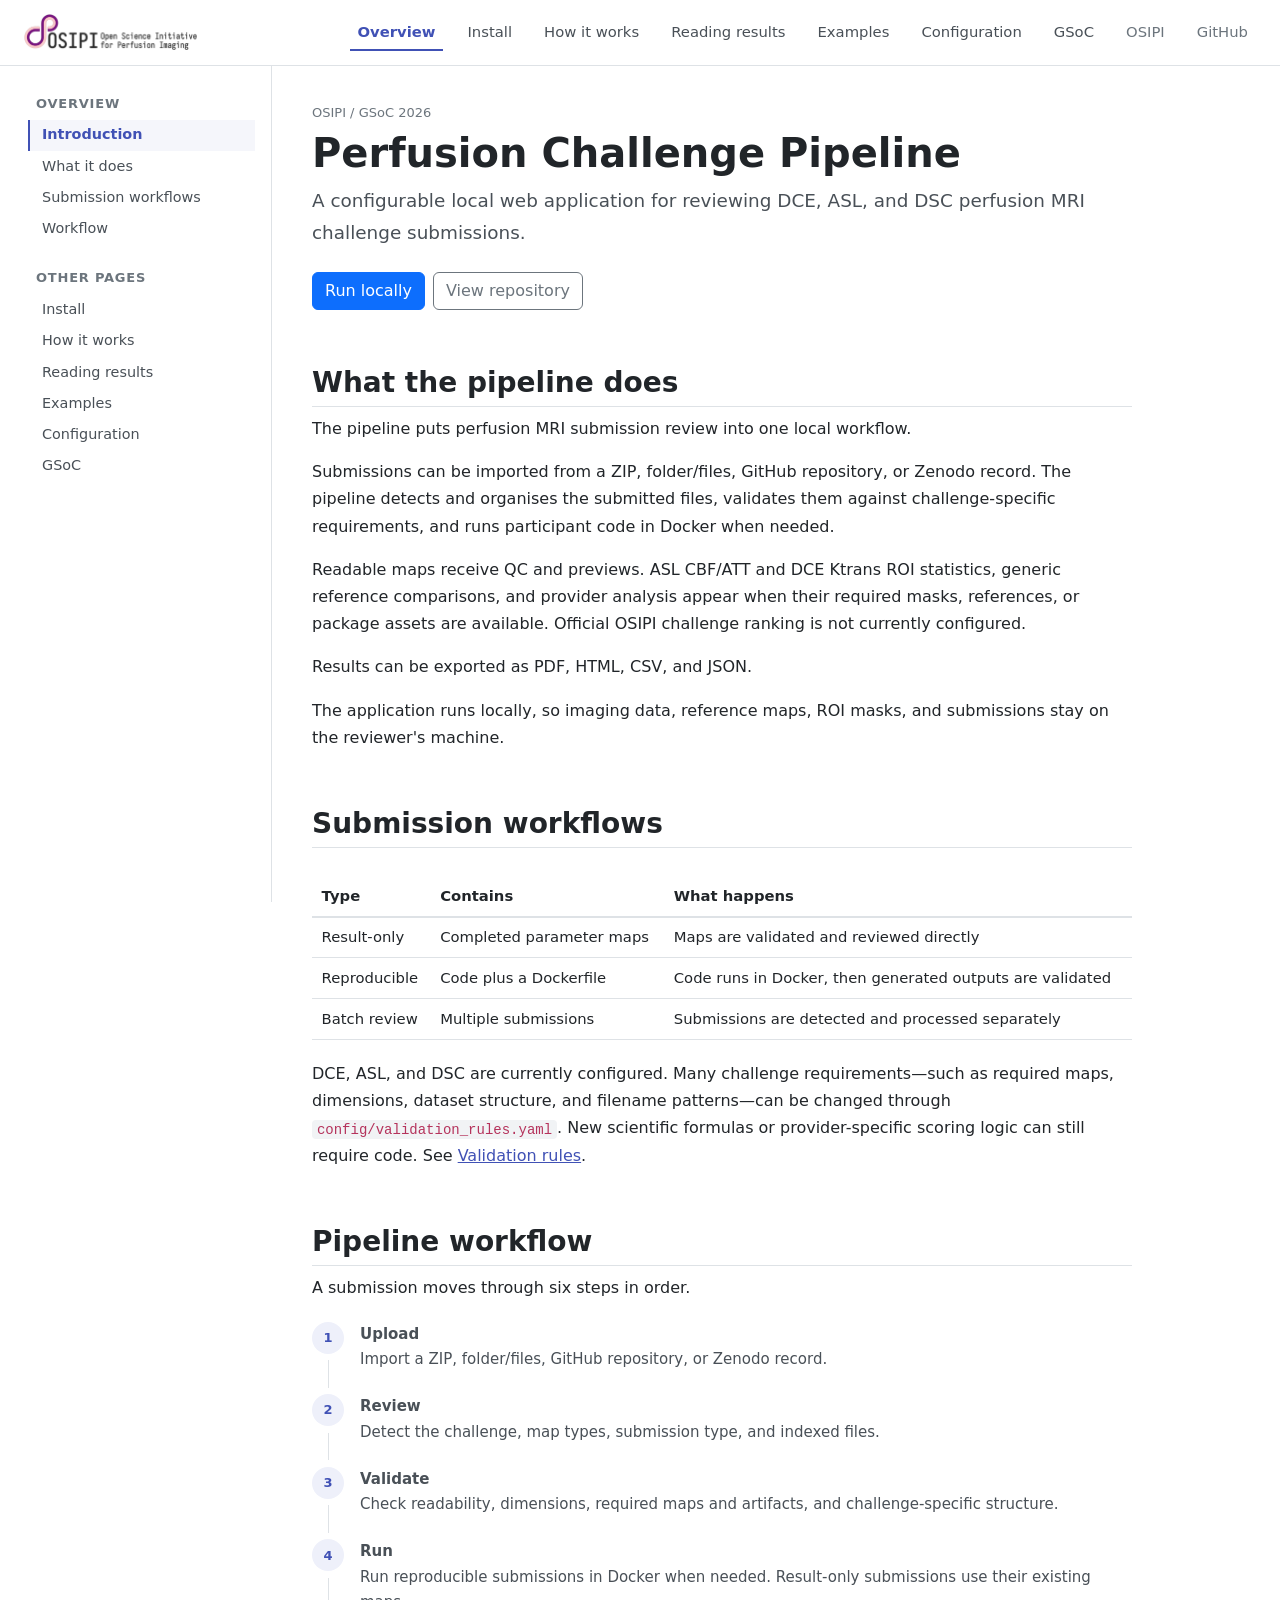
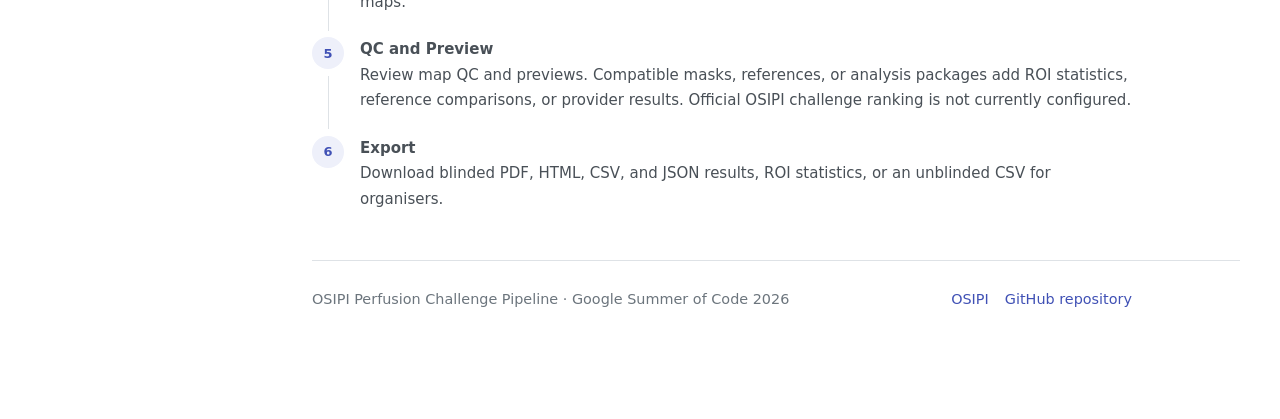
<file: docs/index.html>
<!DOCTYPE html>
<html lang="en">
<head>
<meta charset="utf-8">
<meta name="viewport" content="width=device-width, initial-scale=1">
<title>Perfusion Challenge Pipeline · Documentation</title>
<meta name="description" content="Documentation for the OSIPI Perfusion Challenge Pipeline: a configurable local web application for importing, validating, running, reviewing and exporting ASL, DCE and DSC challenge submissions.">
<!-- The mark, not the wordmark: the lettering is illegible at 16 px. -->
<link rel="icon" href="assets/images/favicon.ico" sizes="any">
<link rel="apple-touch-icon" href="assets/images/osipi-mark.png">
<link href="https://cdn.jsdelivr.net/npm/bootstrap@5.3.3/dist/css/bootstrap.min.css" rel="stylesheet" crossorigin="anonymous">
<link rel="stylesheet" href="assets/stylesheets/site.css">
</head>
<body data-page="index">

<a class="docs-skip" href="#main">Skip to content</a>

<nav class="navbar navbar-expand-lg docs-navbar sticky-top" aria-label="Main">
  <div class="container-fluid px-3 px-lg-4">
    <button class="navbar-toggler border-0 me-2 d-lg-none" type="button"
            data-bs-toggle="offcanvas" data-bs-target="#docsMenu" aria-controls="docsMenu"
            aria-label="Open documentation menu">
      <span class="navbar-toggler-icon"></span>
    </button>

    <a class="navbar-brand" href="index.html" aria-label="Perfusion Challenge Pipeline home page">
      <img src="assets/images/osipi-logo.png"
           alt="Open Science Initiative for Perfusion Imaging"
           class="docs-brand-logo">
    </a>

    <!-- Tabs are rendered by assets/scripts/nav.js so all pages share one list. -->
    <ul class="navbar-nav ms-auto flex-row gap-3 align-items-center" data-navbar-tabs></ul>
  </div>
</nav>

<div class="container-fluid px-0">
  <div class="docs-layout">

    <aside class="docs-sidebar ps-3 ps-xl-4">
      <nav id="sidebar-nav" aria-label="Documentation sections"></nav>
    </aside>

    <div class="offcanvas offcanvas-start" tabindex="-1" id="docsMenu" aria-labelledby="docsMenuLabel">
      <div class="offcanvas-header border-bottom">
        <h2 class="offcanvas-title h6 mb-0" id="docsMenuLabel">Documentation</h2>
        <button type="button" class="btn-close" data-bs-dismiss="offcanvas" aria-label="Close"></button>
      </div>
      <div class="offcanvas-body">
        <nav id="sidebar-nav-mobile" aria-label="Documentation sections"></nav>
      </div>
    </div>

    <main class="docs-main" id="main">
      <div class="docs-content">

        <section id="introduction">
          <p class="docs-breadcrumb">OSIPI / GSoC 2026</p>
          <h1>Perfusion Challenge Pipeline</h1>
          <p class="docs-lead">A configurable local web application for reviewing DCE, ASL,
            and DSC perfusion MRI challenge submissions.</p>

          <div class="d-flex flex-wrap gap-2 mt-4 mb-2">
            <a class="btn btn-primary" href="install.html#installation">Run locally</a>
            <a class="btn btn-outline-secondary" href="https://github.com/ralkhleef/osipi-perfusion-pipeline" target="_blank" rel="noopener">View repository</a>
          </div>

          <h2 id="what-it-does">What the pipeline does</h2>
          <p>The pipeline puts perfusion MRI submission review into one local workflow.</p>

          <p>Submissions can be imported from a ZIP, folder/files, GitHub repository, or
            Zenodo record. The pipeline detects and organises the submitted files, validates
            them against challenge-specific requirements, and runs participant code in Docker when
            needed.</p>

          <p>Readable maps receive QC and previews. ASL CBF/ATT and DCE Ktrans ROI statistics, generic reference
            comparisons, and provider analysis appear when their required masks, references, or
            package assets are available. Official OSIPI challenge ranking is not currently
            configured.</p>

          <p>Results can be exported as PDF, HTML, CSV, and JSON.</p>

          <p>The application runs locally, so imaging data, reference maps, ROI masks, and submissions
            stay on the reviewer's machine.</p>

          <h2 id="submission-workflows">Submission workflows</h2>
          <div class="docs-table-wrap">
            <table>
              <thead><tr><th>Type</th><th>Contains</th><th>What happens</th></tr></thead>
              <tbody>
                <tr><td>Result-only</td><td>Completed parameter maps</td><td>Maps are validated and reviewed directly</td></tr>
                <tr><td>Reproducible</td><td>Code plus a Dockerfile</td><td>Code runs in Docker, then generated outputs are validated</td></tr>
                <tr><td>Batch review</td><td>Multiple submissions</td><td>Submissions are detected and processed separately</td></tr>
              </tbody>
            </table>
          </div>
          <p>DCE, ASL, and DSC are currently configured. Many challenge requirements—such as required
            maps, dimensions, dataset structure, and filename patterns—can be changed through
            <code>config/validation_rules.yaml</code>. New scientific formulas or provider-specific
            scoring logic can still require code. See
            <a href="configuration.html#validation-rules">Validation rules</a>.</p>

          <h2 id="pipeline-workflow">Pipeline workflow</h2>
          <p>A submission moves through six steps in order.</p>
          <div class="docs-steps">
            <div class="docs-step">
              <div class="docs-step-rail"><span class="docs-step-num">1</span><span class="docs-step-line"></span></div>
              <div class="docs-step-body">
                <p class="docs-step-title">Upload</p>
                <p>Import a ZIP, folder/files, GitHub repository, or Zenodo record.</p>
              </div>
            </div>
            <div class="docs-step">
              <div class="docs-step-rail"><span class="docs-step-num">2</span><span class="docs-step-line"></span></div>
              <div class="docs-step-body">
                <p class="docs-step-title">Review</p>
                <p>Detect the challenge, map types, submission type, and indexed files.</p>
              </div>
            </div>
            <div class="docs-step">
              <div class="docs-step-rail"><span class="docs-step-num">3</span><span class="docs-step-line"></span></div>
              <div class="docs-step-body">
                <p class="docs-step-title">Validate</p>
                <p>Check readability, dimensions, required maps and artifacts, and challenge-specific structure.</p>
              </div>
            </div>
            <div class="docs-step">
              <div class="docs-step-rail"><span class="docs-step-num">4</span><span class="docs-step-line"></span></div>
              <div class="docs-step-body">
                <p class="docs-step-title">Run</p>
                <p>Run reproducible submissions in Docker when needed. Result-only submissions use their existing maps.</p>
              </div>
            </div>
            <div class="docs-step">
              <div class="docs-step-rail"><span class="docs-step-num">5</span><span class="docs-step-line"></span></div>
              <div class="docs-step-body">
                <p class="docs-step-title">QC and Preview</p>
                <p>Review map QC and previews. Compatible masks, references, or analysis packages
                  add ROI statistics, reference comparisons, or provider results. Official OSIPI
                  challenge ranking is not currently configured.</p>
              </div>
            </div>
            <div class="docs-step">
              <div class="docs-step-rail"><span class="docs-step-num">6</span></div>
              <div class="docs-step-body">
                <p class="docs-step-title">Export</p>
                <p>Download blinded PDF, HTML, CSV, and JSON results, ROI statistics, or an unblinded CSV for organisers.</p>
              </div>
            </div>
          </div>
        </section>

      </div>

      <footer class="docs-footer mt-5">
        <div class="docs-content d-flex flex-wrap gap-3 justify-content-between">
          <span>OSIPI Perfusion Challenge Pipeline · Google Summer of Code 2026</span>
          <span class="d-flex gap-3">
            <a href="https://osipi.ismrm.org/" target="_blank" rel="noopener">OSIPI</a>
            <a href="https://github.com/ralkhleef/osipi-perfusion-pipeline" target="_blank" rel="noopener">GitHub repository</a>
          </span>
        </div>
      </footer>
    </main>

    <aside class="docs-toc-col">
      <p class="docs-toc-title">On this page</p>
      <nav class="docs-toc" data-toc aria-label="On this page"></nav>
    </aside>

  </div>
</div>

<script src="https://cdn.jsdelivr.net/npm/bootstrap@5.3.3/dist/js/bootstrap.bundle.min.js" crossorigin="anonymous"></script>
<script src="assets/scripts/nav.js"></script>
<script src="assets/scripts/site.js"></script>
</body>
</html>
</file>
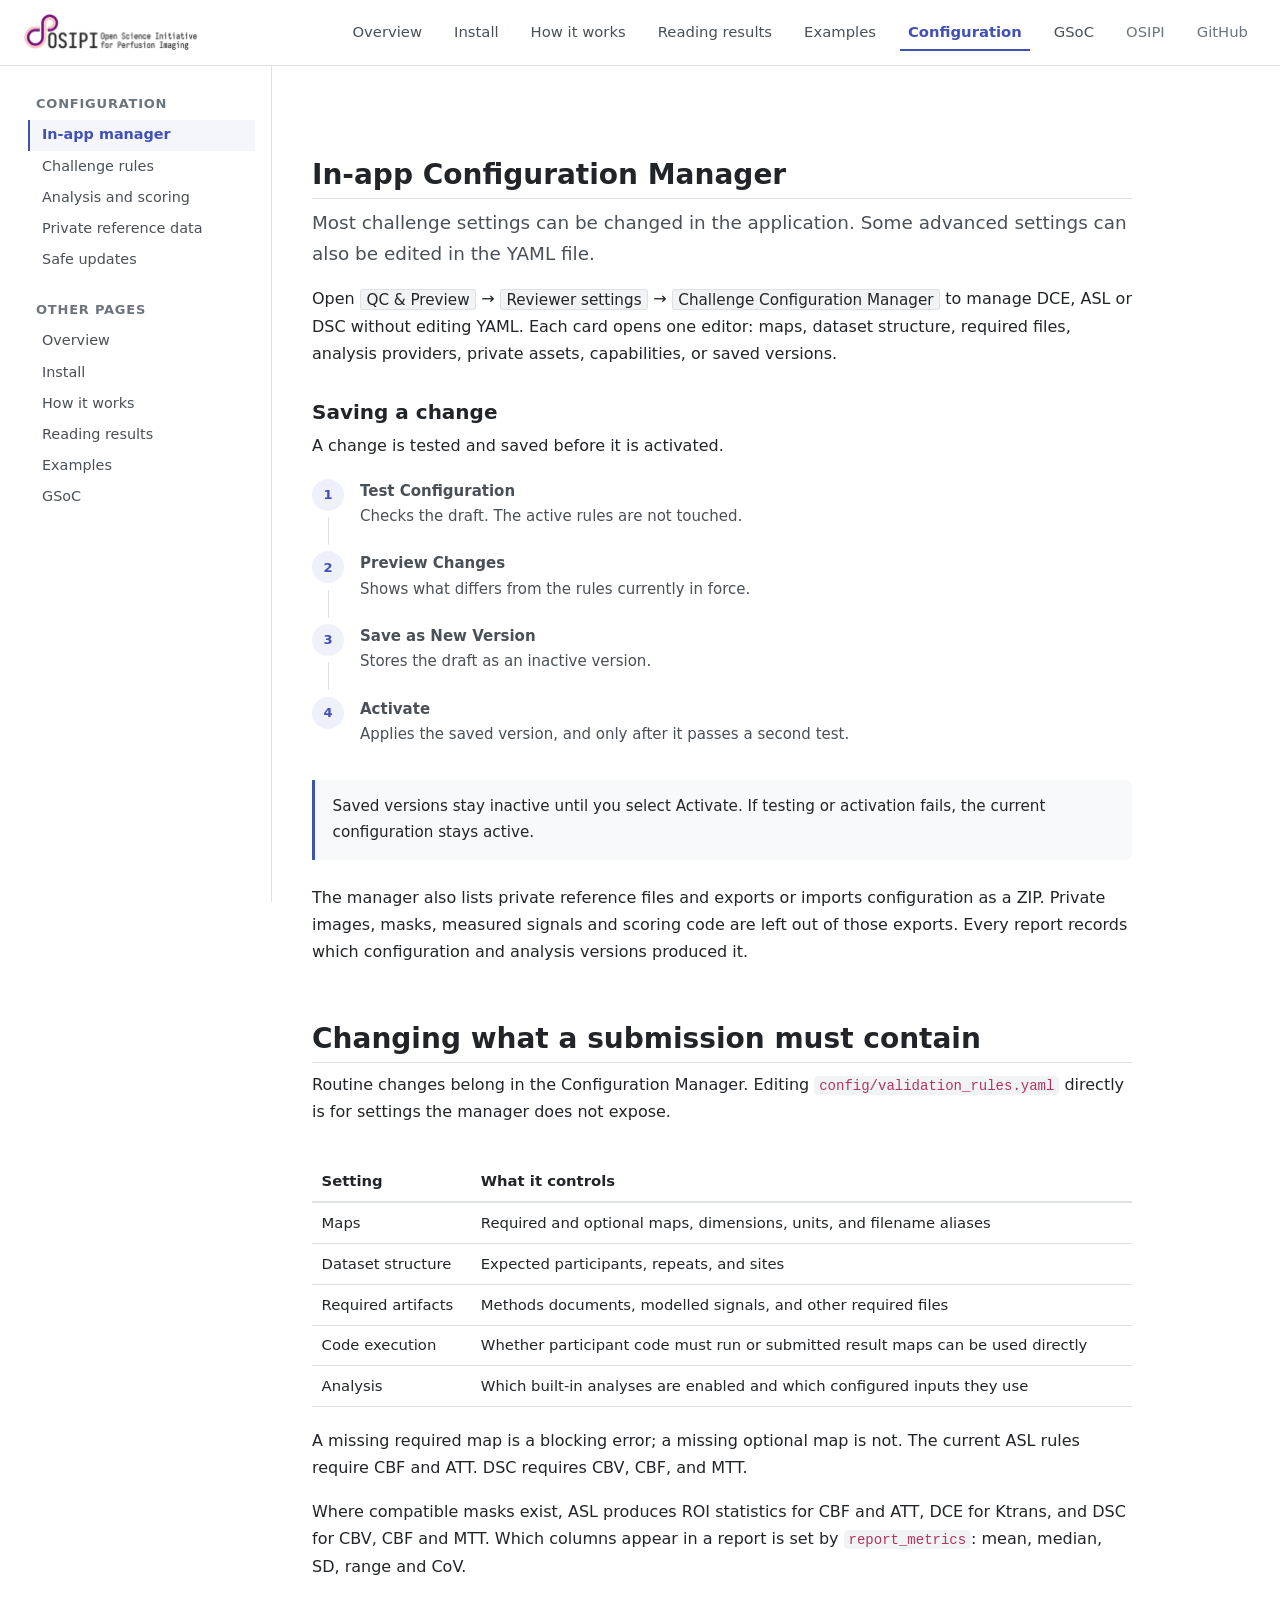
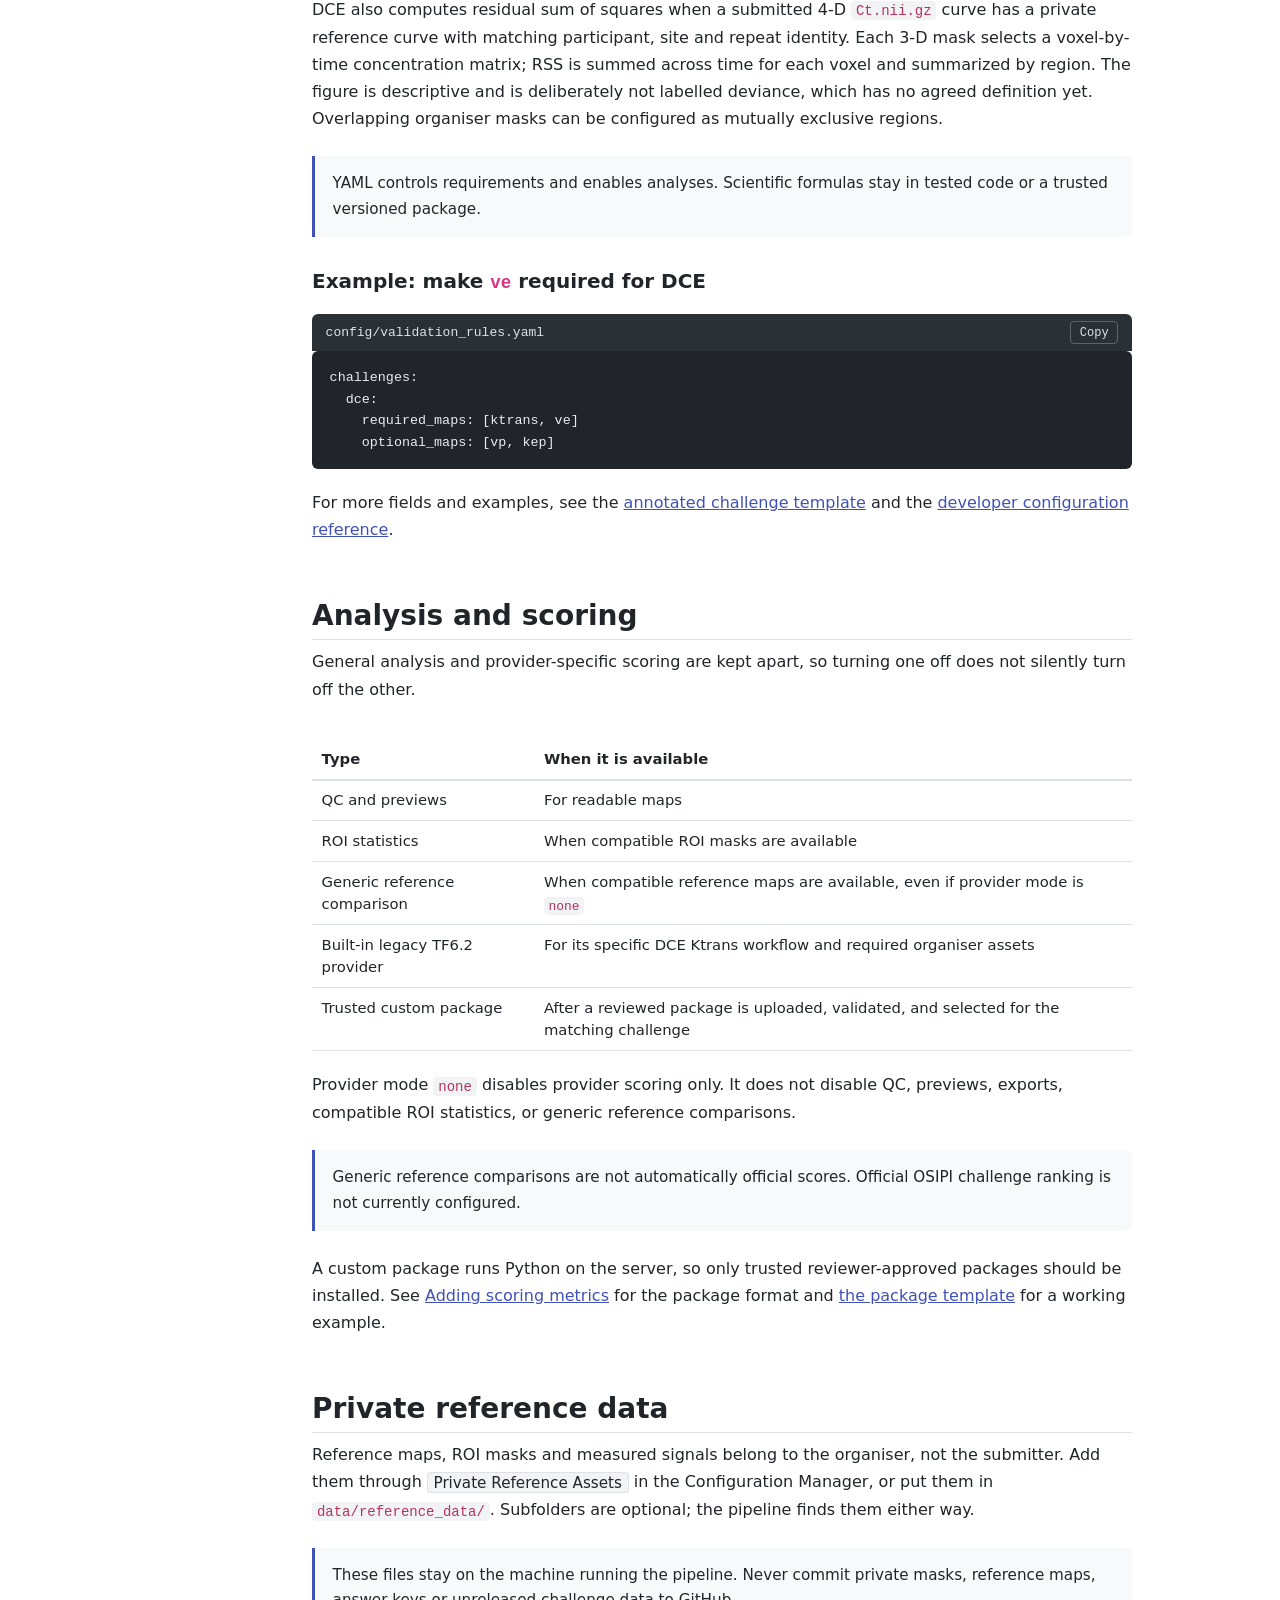
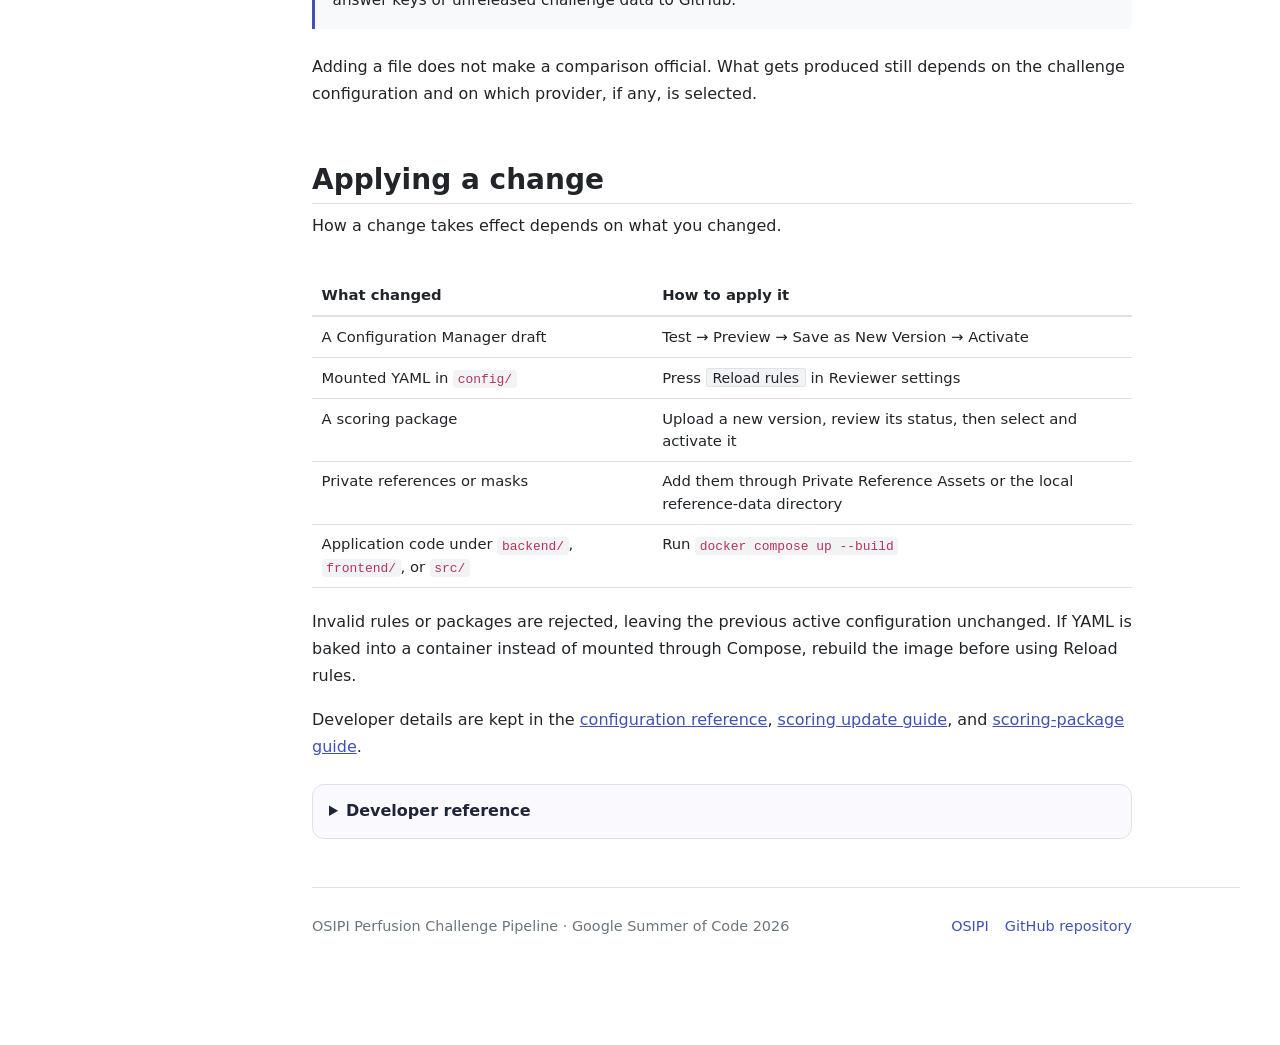
<file: docs/configuration.html>
<!DOCTYPE html>
<html lang="en">
<head>
<meta charset="utf-8">
<meta name="viewport" content="width=device-width, initial-scale=1">
<title>Configuration · Perfusion Challenge Pipeline</title>
<meta name="description" content="Documentation for the OSIPI Perfusion Challenge Pipeline: a configurable local web application for importing, validating, running, reviewing and exporting ASL, DCE and DSC challenge submissions.">
<!-- The mark, not the wordmark: the lettering is illegible at 16 px. -->
<link rel="icon" href="assets/images/favicon.ico" sizes="any">
<link rel="apple-touch-icon" href="assets/images/osipi-mark.png">
<link href="https://cdn.jsdelivr.net/npm/bootstrap@5.3.3/dist/css/bootstrap.min.css" rel="stylesheet" crossorigin="anonymous">
<link rel="stylesheet" href="assets/stylesheets/site.css">
</head>
<body data-page="configuration">

<a class="docs-skip" href="#main">Skip to content</a>

<nav class="navbar navbar-expand-lg docs-navbar sticky-top" aria-label="Main">
  <div class="container-fluid px-3 px-lg-4">
    <button class="navbar-toggler border-0 me-2 d-lg-none" type="button"
            data-bs-toggle="offcanvas" data-bs-target="#docsMenu" aria-controls="docsMenu"
            aria-label="Open documentation menu">
      <span class="navbar-toggler-icon"></span>
    </button>

    <a class="navbar-brand" href="index.html" aria-label="Perfusion Challenge Pipeline home page">
      <img src="assets/images/osipi-logo.png"
           alt="Open Science Initiative for Perfusion Imaging"
           class="docs-brand-logo">
    </a>

    <!-- Tabs are rendered by assets/scripts/nav.js so all pages share one list. -->
    <ul class="navbar-nav ms-auto flex-row gap-3 align-items-center" data-navbar-tabs></ul>
  </div>
</nav>

<div class="container-fluid px-0">
  <div class="docs-layout">

    <aside class="docs-sidebar ps-3 ps-xl-4">
      <nav id="sidebar-nav" aria-label="Documentation sections"></nav>
    </aside>

    <div class="offcanvas offcanvas-start" tabindex="-1" id="docsMenu" aria-labelledby="docsMenuLabel">
      <div class="offcanvas-header border-bottom">
        <h2 class="offcanvas-title h6 mb-0" id="docsMenuLabel">Documentation</h2>
        <button type="button" class="btn-close" data-bs-dismiss="offcanvas" aria-label="Close"></button>
      </div>
      <div class="offcanvas-body">
        <nav id="sidebar-nav-mobile" aria-label="Documentation sections"></nav>
      </div>
    </div>

    <main class="docs-main" id="main">
      <div class="docs-content">

        <section>
          <h2 id="configuration-manager" data-toc-title="In-app manager">In-app Configuration Manager</h2>
          <p class="docs-lead">Most challenge settings can be changed in the application. Some
            advanced settings can also be edited in the YAML file.</p>

          <p>Open <span class="docs-ui">QC &amp; Preview</span> →
            <span class="docs-ui">Reviewer settings</span> →
            <span class="docs-ui">Challenge Configuration Manager</span> to manage DCE, ASL or DSC
            without editing YAML. Each card opens one editor: maps, dataset structure, required
            files, analysis providers, private assets, capabilities, or saved versions.</p>

          <h3>Saving a change</h3>
          <p>A change is tested and saved before it is activated.</p>

          <div class="docs-steps">
            <div class="docs-step">
              <div class="docs-step-rail"><span class="docs-step-num">1</span><span class="docs-step-line"></span></div>
              <div class="docs-step-body">
                <p class="docs-step-title">Test Configuration</p>
                <p>Checks the draft. The active rules are not touched.</p>
              </div>
            </div>
            <div class="docs-step">
              <div class="docs-step-rail"><span class="docs-step-num">2</span><span class="docs-step-line"></span></div>
              <div class="docs-step-body">
                <p class="docs-step-title">Preview Changes</p>
                <p>Shows what differs from the rules currently in force.</p>
              </div>
            </div>
            <div class="docs-step">
              <div class="docs-step-rail"><span class="docs-step-num">3</span><span class="docs-step-line"></span></div>
              <div class="docs-step-body">
                <p class="docs-step-title">Save as New Version</p>
                <p>Stores the draft as an inactive version.</p>
              </div>
            </div>
            <div class="docs-step">
              <div class="docs-step-rail"><span class="docs-step-num">4</span></div>
              <div class="docs-step-body">
                <p class="docs-step-title">Activate</p>
                <p>Applies the saved version, and only after it passes a second test.</p>
              </div>
            </div>
          </div>

          <div class="docs-callout">
            <p>Saved versions stay inactive until you select Activate. If testing or activation
              fails, the current configuration stays active.</p>
          </div>

          <p>The manager also lists private reference files and exports or imports configuration as a
            ZIP. Private images, masks, measured signals and scoring code are left out of those
            exports. Every report records which configuration and analysis versions produced it.</p>
        </section>

        <section>
          <h2 id="validation-rules" data-toc-title="Challenge rules">Changing what a submission must contain</h2>
          <p>Routine changes belong in the Configuration Manager. Editing
            <code>config/validation_rules.yaml</code> directly is for settings the manager does not
            expose.</p>

          <div class="docs-table-wrap">
            <table>
              <thead><tr><th>Setting</th><th>What it controls</th></tr></thead>
              <tbody>
                <tr><td>Maps</td><td>Required and optional maps, dimensions, units, and filename aliases</td></tr>
                <tr><td>Dataset structure</td><td>Expected participants, repeats, and sites</td></tr>
                <tr><td>Required artifacts</td><td>Methods documents, modelled signals, and other required files</td></tr>
                <tr><td>Code execution</td><td>Whether participant code must run or submitted result maps can be used directly</td></tr>
                <tr><td>Analysis</td><td>Which built-in analyses are enabled and which configured inputs they use</td></tr>
              </tbody>
            </table>
          </div>

          <p>A missing required map is a blocking error; a missing optional map is not. The current ASL
            rules require CBF and ATT. DSC requires CBV, CBF, and MTT.</p>

          <p>Where compatible masks exist, ASL produces ROI statistics for CBF and ATT, DCE for
            Ktrans, and DSC for CBV, CBF and MTT. Which columns appear in a report is set by
            <code>report_metrics</code>: mean, median, SD, range and CoV.</p>

          <p>DCE also computes residual sum of squares when a submitted 4-D
            <code>Ct.nii.gz</code> curve has a private reference curve with matching participant,
            site and repeat identity. Each 3-D mask selects a voxel-by-time concentration matrix;
            RSS is summed across time for each voxel and summarized by region. The figure is
            descriptive and is deliberately not labelled deviance, which has no agreed definition
            yet. Overlapping organiser masks can be configured as mutually exclusive regions.</p>

          <div class="docs-callout">
            <p>YAML controls requirements and enables analyses. Scientific formulas stay in tested code
              or a trusted versioned package.</p>
          </div>

          <h3 id="example-b">Example: make <code>ve</code> required for DCE</h3>
          <div class="docs-code">
            <div class="docs-code-header"><span>config/validation_rules.yaml</span><button class="docs-copy" type="button">Copy</button></div>
            <pre><code>challenges:
  dce:
    required_maps: [ktrans, ve]
    optional_maps: [vp, kep]</code></pre>
          </div>
          <p>For more fields and examples, see the
            <a href="examples/challenge.example.yaml">annotated challenge template</a> and the
            <a href="https://github.com/ralkhleef/osipi-perfusion-pipeline/blob/main/notes/configuration.md" target="_blank" rel="noopener">developer configuration reference</a>.</p>
        </section>

        <section>
          <h2 id="scoring-providers" data-toc-title="Analysis and scoring">Analysis and scoring</h2>
          <p>General analysis and provider-specific scoring are kept apart, so turning one off does
            not silently turn off the other.</p>

          <div class="docs-table-wrap">
            <table>
              <thead><tr><th>Type</th><th>When it is available</th></tr></thead>
              <tbody>
                <tr><td>QC and previews</td><td>For readable maps</td></tr>
                <tr><td>ROI statistics</td><td>When compatible ROI masks are available</td></tr>
                <tr><td>Generic reference comparison</td><td>When compatible reference maps are available, even if provider mode is <code>none</code></td></tr>
                <tr><td>Built-in legacy TF6.2 provider</td><td>For its specific DCE Ktrans workflow and required organiser assets</td></tr>
                <tr><td>Trusted custom package</td><td>After a reviewed package is uploaded, validated, and selected for the matching challenge</td></tr>
              </tbody>
            </table>
          </div>

          <p>Provider mode <code>none</code> disables provider scoring only. It does not disable QC,
            previews, exports, compatible ROI statistics, or generic reference comparisons.</p>

          <div class="docs-callout">
            <p>Generic reference comparisons are not automatically official scores. Official OSIPI challenge ranking is not currently configured.</p>
          </div>

          <p>A custom package runs Python on the server, so only trusted reviewer-approved packages
            should be installed. See
            <a href="https://github.com/ralkhleef/osipi-perfusion-pipeline/blob/main/notes/ADDING_SCORING_METRICS.md" target="_blank" rel="noopener">Adding scoring metrics</a> for the package format and
            <a href="https://github.com/ralkhleef/osipi-perfusion-pipeline/tree/main/examples/scoring-package-template">the package template</a>
            for a working example.</p>
        </section>

        <section>
          <h2 id="reference-data" data-toc-title="Private reference data">Private reference data</h2>
          <p>Reference maps, ROI masks and measured signals belong to the organiser, not the
            submitter. Add them through <span class="docs-ui">Private Reference Assets</span> in the
            Configuration Manager, or put them in <code>data/reference_data/</code>. Subfolders are
            optional; the pipeline finds them either way.</p>

          <div class="docs-callout">
            <p>These files stay on the machine running the pipeline. Never commit private masks,
              reference maps, answer keys or unreleased challenge data to GitHub.</p>
          </div>

          <p>Adding a file does not make a comparison official. What gets produced still depends on
            the challenge configuration and on which provider, if any, is selected.</p>
        </section>

        <section>
          <h2 id="apply-a-change" data-toc-title="Safe updates">Applying a change</h2>
          <p>How a change takes effect depends on what you changed.</p>

          <div class="docs-table-wrap">
            <table>
              <thead><tr><th>What changed</th><th>How to apply it</th></tr></thead>
              <tbody>
                <tr><td>A Configuration Manager draft</td><td>Test → Preview → Save as New Version → Activate</td></tr>
                <tr><td>Mounted YAML in <code>config/</code></td><td>Press <span class="docs-ui">Reload rules</span> in Reviewer settings</td></tr>
                <tr><td>A scoring package</td><td>Upload a new version, review its status, then select and activate it</td></tr>
                <tr><td>Private references or masks</td><td>Add them through Private Reference Assets or the local reference-data directory</td></tr>
                <tr><td>Application code under <code>backend/</code>, <code>frontend/</code>, or <code>src/</code></td><td>Run <code>docker compose up --build</code></td></tr>
              </tbody>
            </table>
          </div>

          <p>Invalid rules or packages are rejected, leaving the previous active configuration unchanged.
            If YAML is baked into a container instead of mounted through Compose, rebuild
            the image before using Reload rules.</p>

          <p>Developer details are kept in the
            <a href="https://github.com/ralkhleef/osipi-perfusion-pipeline/blob/main/notes/configuration.md" target="_blank" rel="noopener">configuration reference</a>,
            <a href="https://github.com/ralkhleef/osipi-perfusion-pipeline/blob/main/notes/UPDATING_SCORING.md" target="_blank" rel="noopener">scoring update guide</a>, and
            <a href="https://github.com/ralkhleef/osipi-perfusion-pipeline/blob/main/notes/ADDING_SCORING_METRICS.md" target="_blank" rel="noopener">scoring-package guide</a>.</p>

          <details class="docs-disclosure">
            <summary>Developer reference</summary>
            <div class="pt-3">
              <p>Direct YAML editing supports <code>required_maps</code>, <code>optional_maps</code>,
                <code>required_artifacts</code>, <code>datasets</code>, and
                <code>filename_identity_patterns</code>. Use <span class="docs-ui">Scoring Setup</span> for the
                legacy Reload rules route.</p>

              <h3>Minimal custom-package manifest</h3>
              <div class="docs-code">
                <div class="docs-code-header"><span>manifest.json</span><button class="docs-copy" type="button">Copy</button></div>
                <pre><code>{
  "package_id": "example_scoring_v1",
  "name": "Example analysis",
  "version": "1.0.0",
  "challenge_type": "dce",
  "map_type": "ktrans",
  "required_inputs": ["ktrans"],
  "entry_point": "scoring.py",
  "call_mode": "standard",
  "official": false,
  "metrics": ["rmse", "bias"]
}</code></pre>
              </div>
              <p><code>standard</code> passes submission and output directories to a new package.
                <code>osipi_cwd</code> supports a reviewed legacy script that resolves paths from its
                package directory. Dependencies listed by a package are not installed automatically.</p>

              <h3>Check a YAML edit</h3>
              <div class="docs-code">
                <div class="docs-code-header"><span>Check</span><button class="docs-copy" type="button">Copy</button></div>
                <pre><code>PYTHONPATH=src python3 -c "
from osipi_pipeline.config.rules import datasets_by_challenge, map_type_specs
print(sorted(map_type_specs()))
print(datasets_by_challenge()['dce'])
"</code></pre>
              </div>
            </div>
          </details>
        </section>

      </div>

      <footer class="docs-footer mt-5">
        <div class="docs-content d-flex flex-wrap gap-3 justify-content-between">
          <span>OSIPI Perfusion Challenge Pipeline · Google Summer of Code 2026</span>
          <span class="d-flex gap-3">
            <a href="https://osipi.ismrm.org/" target="_blank" rel="noopener">OSIPI</a>
            <a href="https://github.com/ralkhleef/osipi-perfusion-pipeline" target="_blank" rel="noopener">GitHub repository</a>
          </span>
        </div>
      </footer>
    </main>

    <aside class="docs-toc-col">
      <p class="docs-toc-title">On this page</p>
      <nav class="docs-toc" data-toc aria-label="On this page"></nav>
    </aside>

  </div>
</div>

<script src="https://cdn.jsdelivr.net/npm/bootstrap@5.3.3/dist/js/bootstrap.bundle.min.js" crossorigin="anonymous"></script>
<script src="assets/scripts/nav.js"></script>
<script src="assets/scripts/site.js"></script>
</body>
</html>
</file>
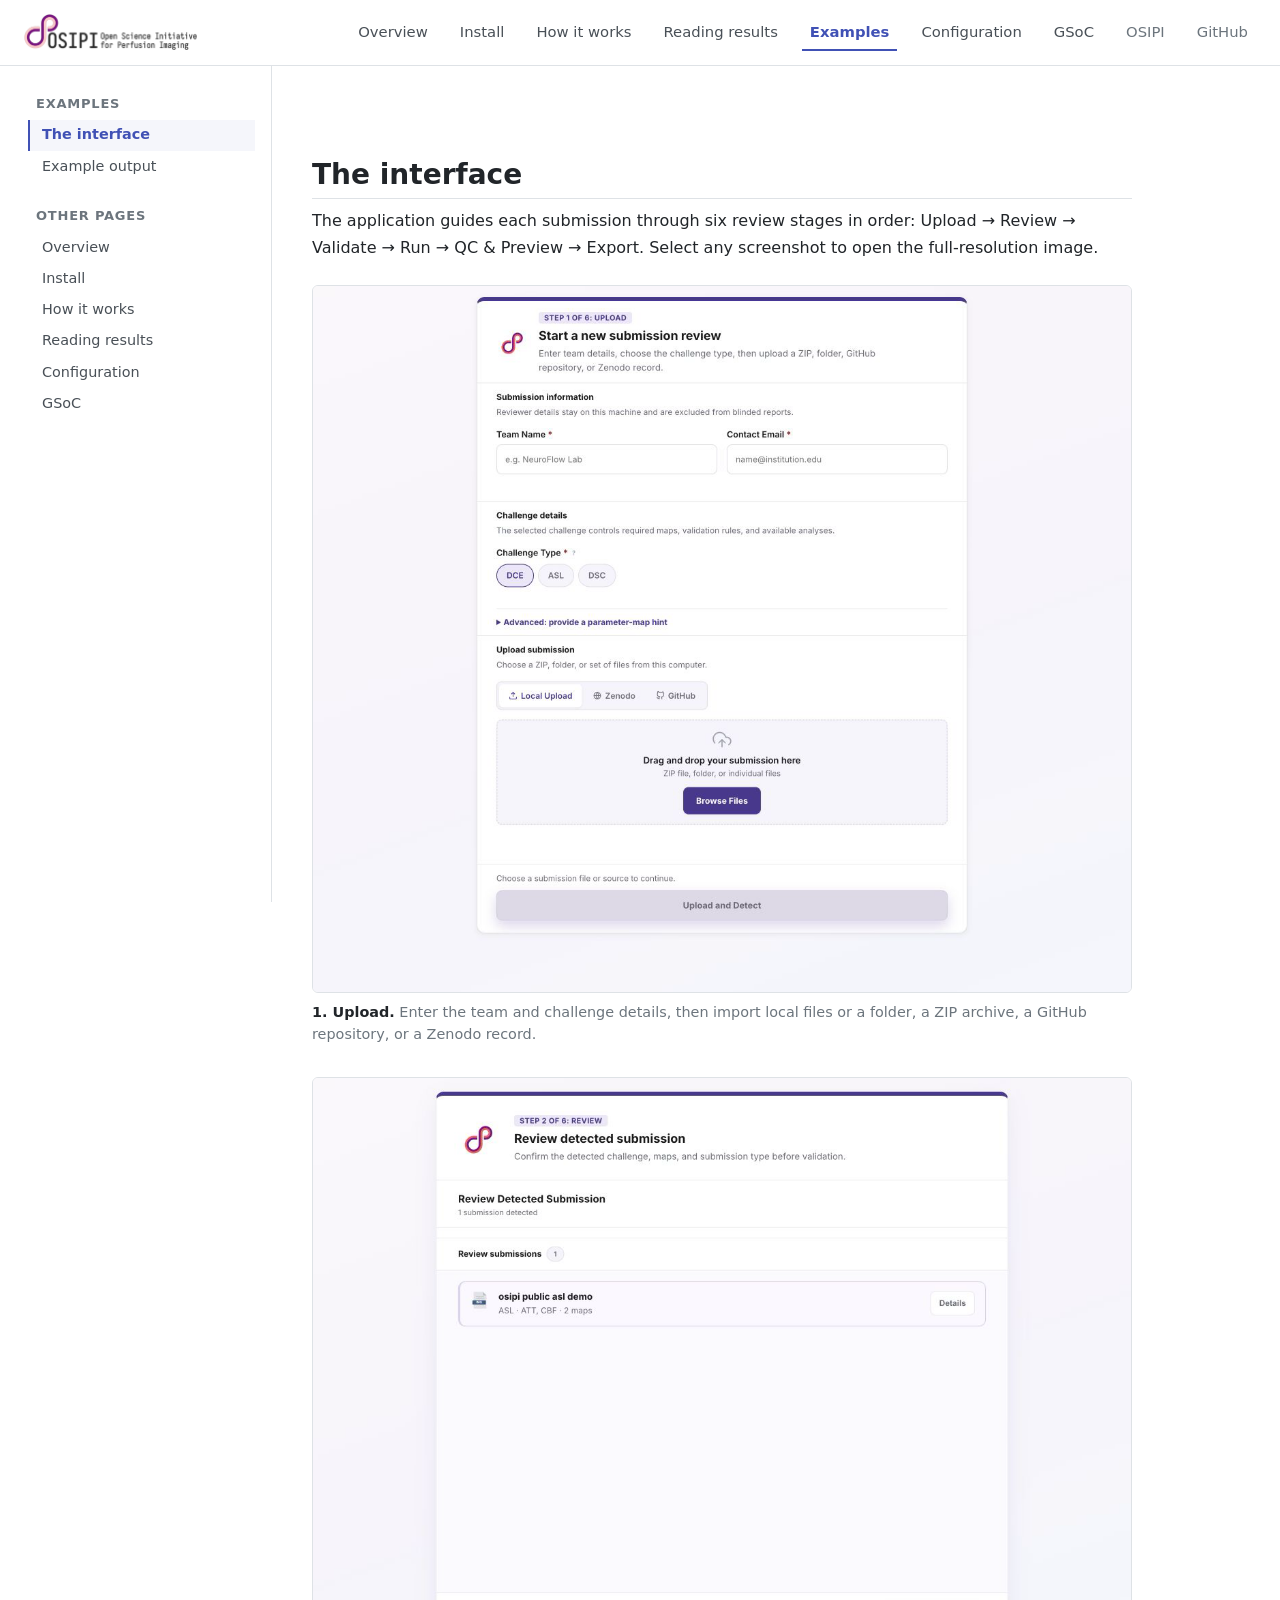
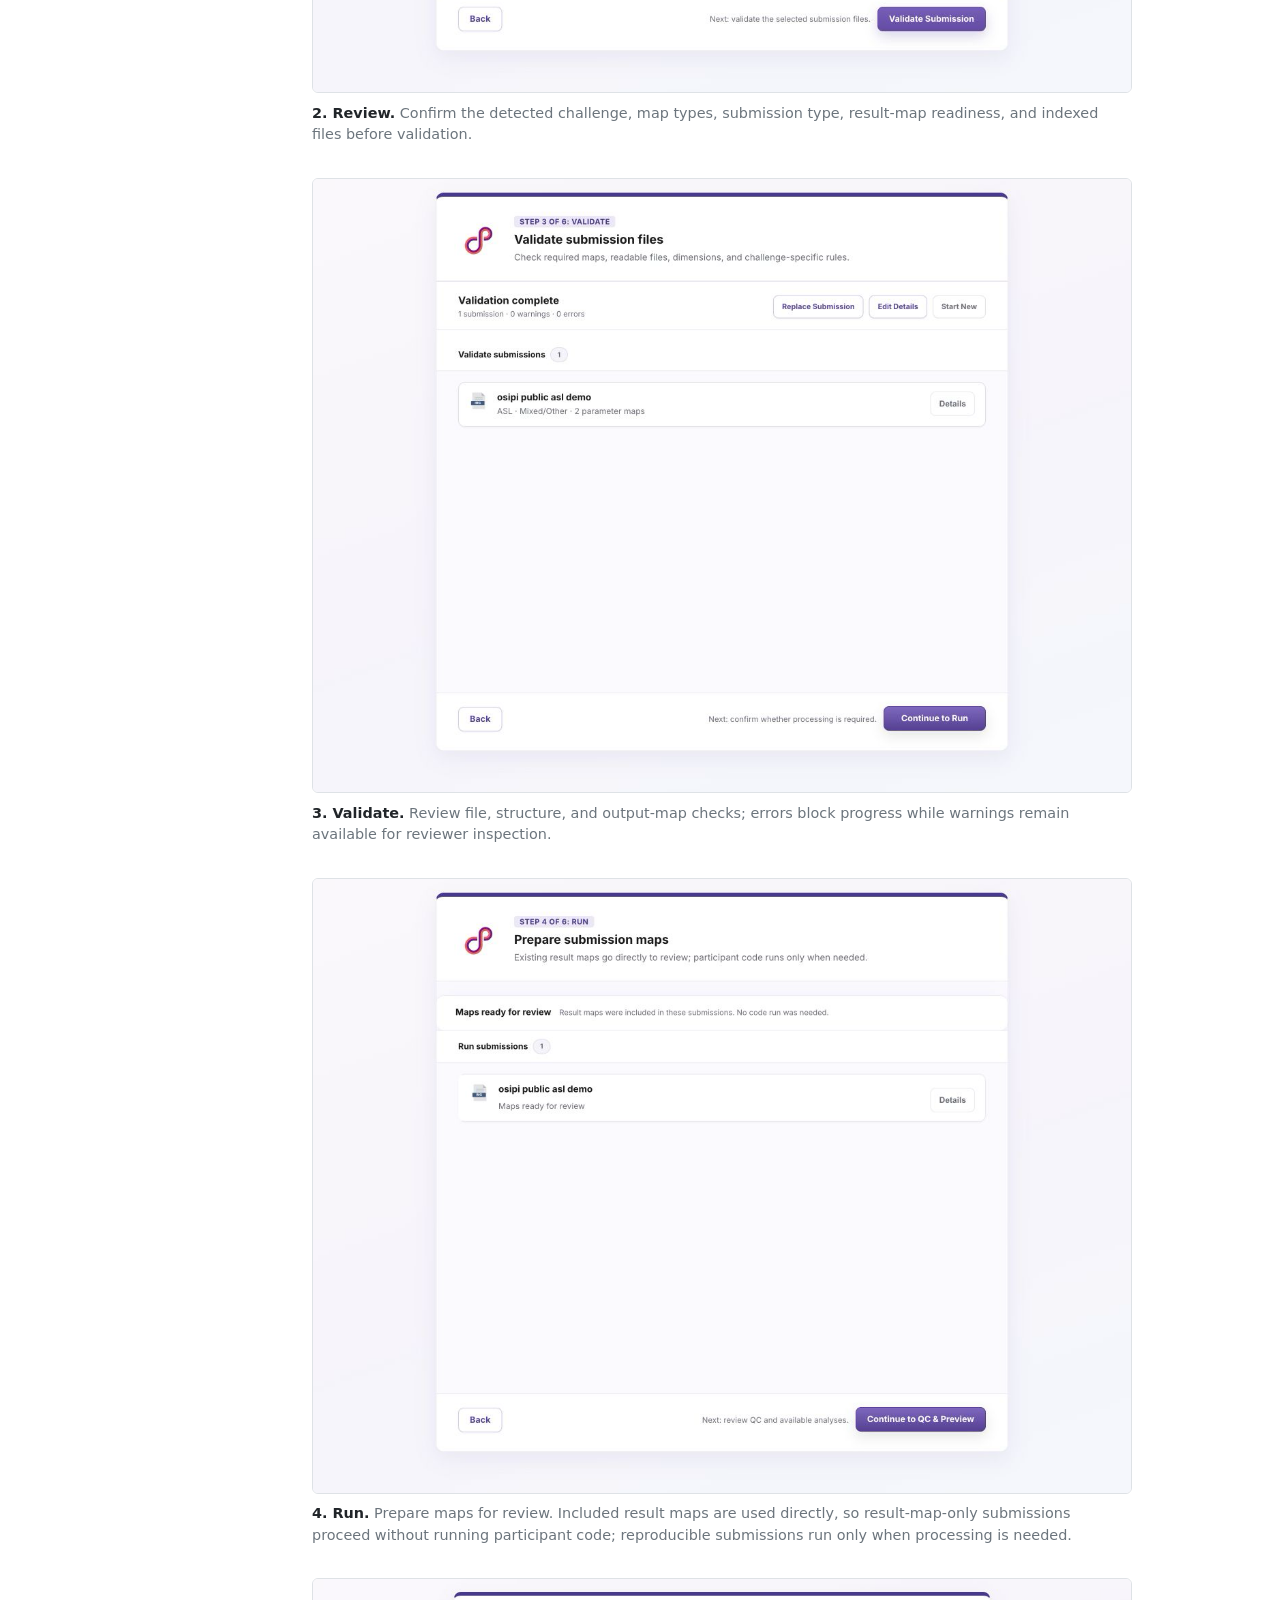
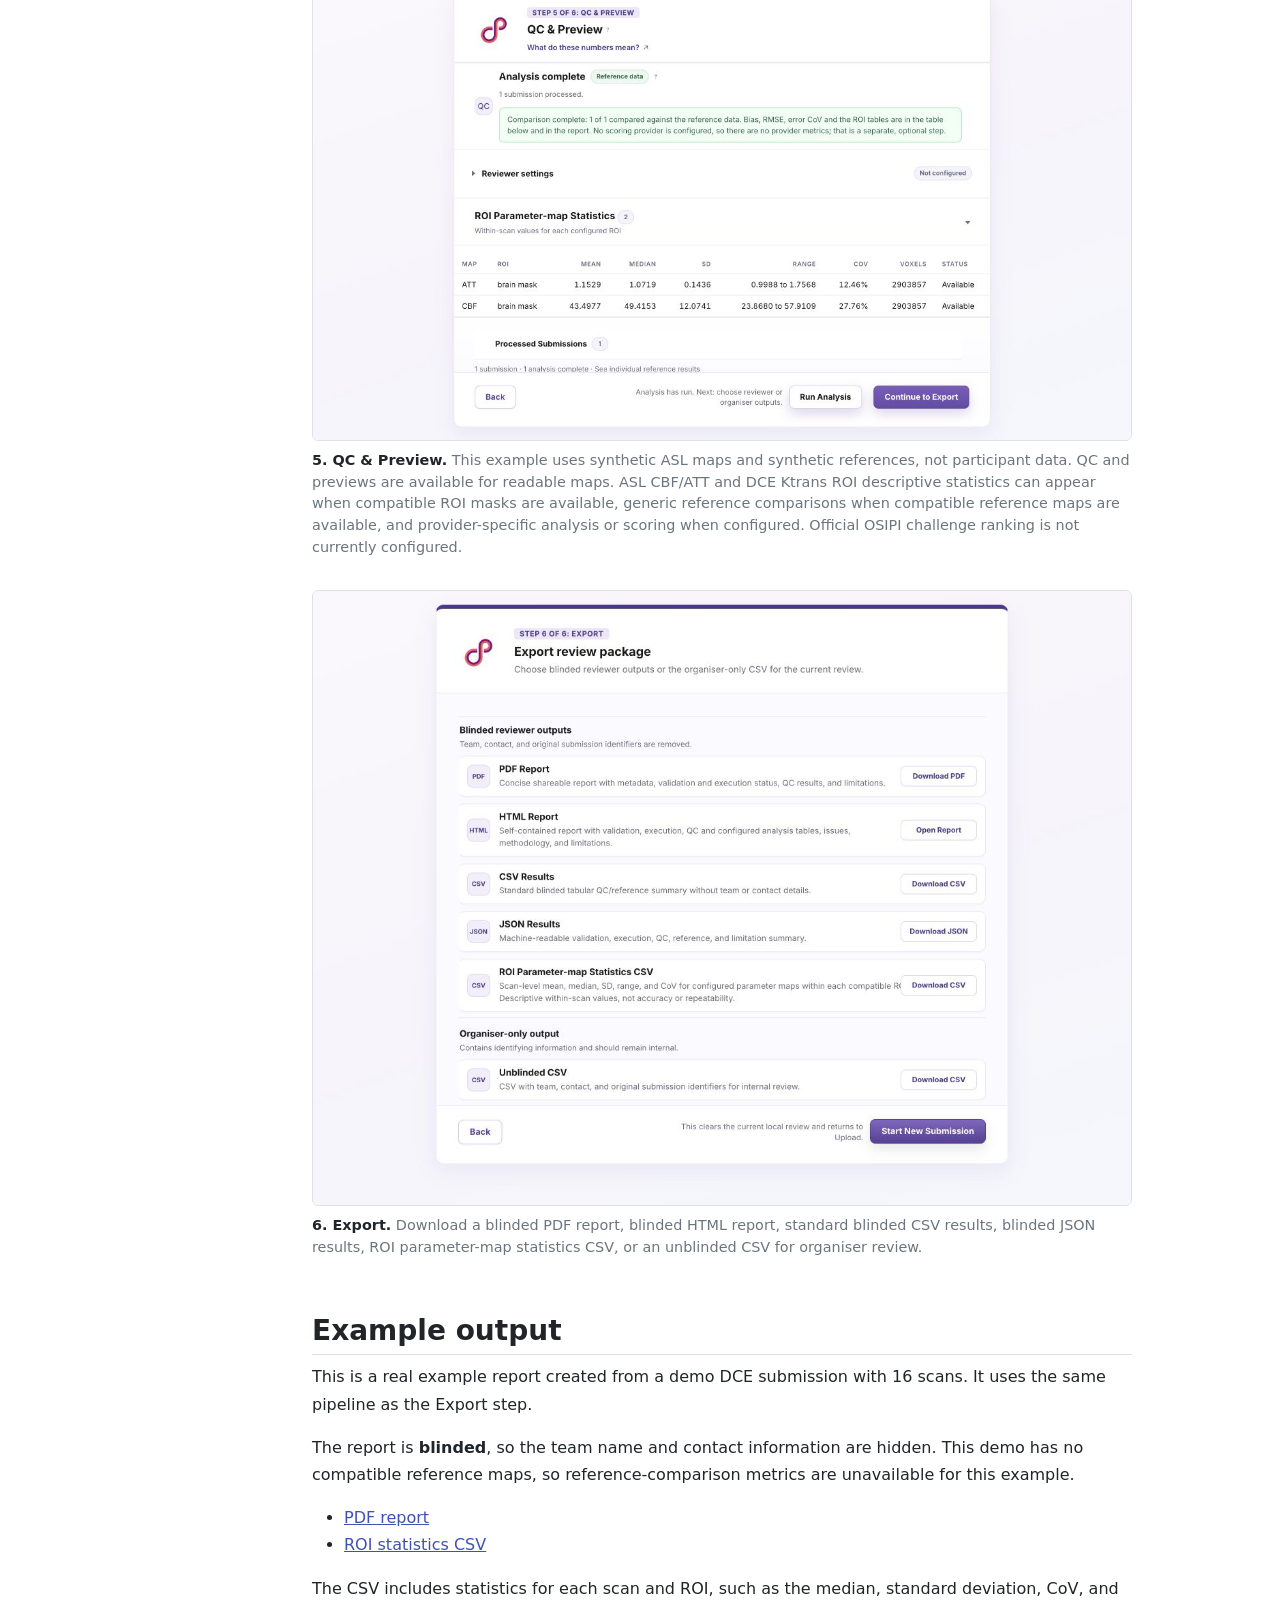
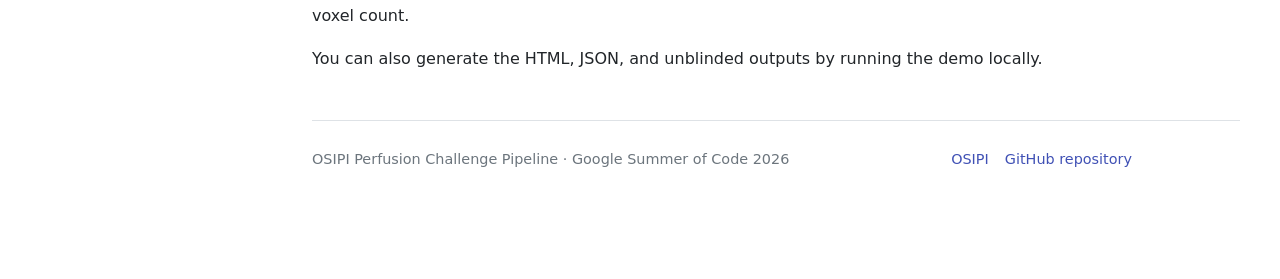
<file: docs/examples.html>
<!DOCTYPE html>
<html lang="en">
<head>
<meta charset="utf-8">
<meta name="viewport" content="width=device-width, initial-scale=1">
<title>Examples · Perfusion Challenge Pipeline</title>
<meta name="description" content="Documentation for the OSIPI Perfusion Challenge Pipeline: a configurable local web application for importing, validating, running, reviewing and exporting ASL, DCE and DSC challenge submissions.">
<!-- The mark, not the wordmark: the lettering is illegible at 16 px. -->
<link rel="icon" href="assets/images/favicon.ico" sizes="any">
<link rel="apple-touch-icon" href="assets/images/osipi-mark.png">
<link href="https://cdn.jsdelivr.net/npm/bootstrap@5.3.3/dist/css/bootstrap.min.css" rel="stylesheet" crossorigin="anonymous">
<link rel="stylesheet" href="assets/stylesheets/site.css">
</head>
<body data-page="examples">

<a class="docs-skip" href="#main">Skip to content</a>

<nav class="navbar navbar-expand-lg docs-navbar sticky-top" aria-label="Main">
  <div class="container-fluid px-3 px-lg-4">
    <button class="navbar-toggler border-0 me-2 d-lg-none" type="button"
            data-bs-toggle="offcanvas" data-bs-target="#docsMenu" aria-controls="docsMenu"
            aria-label="Open documentation menu">
      <span class="navbar-toggler-icon"></span>
    </button>

    <a class="navbar-brand" href="index.html" aria-label="Perfusion Challenge Pipeline home page">
      <img src="assets/images/osipi-logo.png"
           alt="Open Science Initiative for Perfusion Imaging"
           class="docs-brand-logo">
    </a>

    <!-- Tabs are rendered by assets/scripts/nav.js so all pages share one list. -->
    <ul class="navbar-nav ms-auto flex-row gap-3 align-items-center" data-navbar-tabs></ul>
  </div>
</nav>

<div class="container-fluid px-0">
  <div class="docs-layout">

    <aside class="docs-sidebar ps-3 ps-xl-4">
      <nav id="sidebar-nav" aria-label="Documentation sections"></nav>
    </aside>

    <div class="offcanvas offcanvas-start" tabindex="-1" id="docsMenu" aria-labelledby="docsMenuLabel">
      <div class="offcanvas-header border-bottom">
        <h2 class="offcanvas-title h6 mb-0" id="docsMenuLabel">Documentation</h2>
        <button type="button" class="btn-close" data-bs-dismiss="offcanvas" aria-label="Close"></button>
      </div>
      <div class="offcanvas-body">
        <nav id="sidebar-nav-mobile" aria-label="Documentation sections"></nav>
      </div>
    </div>

    <main class="docs-main" id="main">
      <div class="docs-content">

        <section>
          <h2 id="interface" data-toc-title="The interface">The interface</h2>
          <p>The application guides each submission through six review stages in order:
            Upload → Review → Validate → Run → QC &amp; Preview → Export. Select any screenshot
            to open the full-resolution image.</p>

          <figure class="docs-screen">
            <a class="docs-screen-link" href="assets/images/screens/workflow-upload.png"
               aria-label="Open the full-resolution Upload screenshot">
              <img src="assets/images/screens/workflow-upload.png" width="1200" height="1035"
                   alt="Upload screen titled Start a new submission review">
            </a>
            <figcaption><strong>1. Upload.</strong> Enter the team and challenge details, then
              import local files or a folder, a ZIP archive, a GitHub repository, or a Zenodo record.</figcaption>
          </figure>

          <figure class="docs-screen">
            <a class="docs-screen-link" href="assets/images/screens/workflow-review.png"
               aria-label="Open the full-resolution Review screenshot">
              <img src="assets/images/screens/workflow-review.png" width="1200" height="900"
                   loading="lazy" decoding="async"
                   alt="Review screen titled Review detected submission">
            </a>
            <figcaption><strong>2. Review.</strong> Confirm the detected challenge, map types,
              submission type, result-map readiness, and indexed files before validation.</figcaption>
          </figure>

          <figure class="docs-screen">
            <a class="docs-screen-link" href="assets/images/screens/workflow-validate.png"
               aria-label="Open the full-resolution Validate screenshot">
              <img src="assets/images/screens/workflow-validate.png" width="1200" height="900"
                   loading="lazy" decoding="async"
                   alt="Validate screen titled Validate submission files">
            </a>
            <figcaption><strong>3. Validate.</strong> Review file, structure, and output-map checks;
              errors block progress while warnings remain available for reviewer inspection.</figcaption>
          </figure>

          <figure class="docs-screen">
            <a class="docs-screen-link" href="assets/images/screens/workflow-run.png"
               aria-label="Open the full-resolution Run screenshot">
              <img src="assets/images/screens/workflow-run.png" width="1200" height="900"
                   loading="lazy" decoding="async"
                   alt="Run screen titled Prepare submission maps">
            </a>
            <figcaption><strong>4. Run.</strong> Prepare maps for review. Included result maps are
              used directly, so result-map-only submissions proceed without running participant code;
              reproducible submissions run only when processing is needed.</figcaption>
          </figure>

          <figure class="docs-screen">
            <a class="docs-screen-link" href="assets/images/screens/workflow-qc-preview.png"
               aria-label="Open the full-resolution QC and Preview screenshot">
              <img src="assets/images/screens/workflow-qc-preview.png" width="1280" height="720"
                   loading="lazy" decoding="async"
                   alt="Completed synthetic ASL comparison showing ATT and CBF regional statistics and one processed submission">
            </a>
            <figcaption><strong>5. QC &amp; Preview.</strong> This example uses synthetic ASL maps and synthetic references, not participant data. QC and previews are available for readable
              maps. ASL CBF/ATT and DCE Ktrans ROI descriptive statistics can appear when compatible ROI masks are
              available, generic reference comparisons when compatible reference maps are available,
              and provider-specific analysis or scoring when configured. Official OSIPI challenge
              ranking is not currently configured.</figcaption>
          </figure>

          <figure class="docs-screen">
            <a class="docs-screen-link" href="assets/images/screens/workflow-export.png"
               aria-label="Open the full-resolution Export screenshot">
              <img src="assets/images/screens/workflow-export.png" width="1200" height="900"
                   loading="lazy" decoding="async"
                   alt="Export screen titled Export review package">
            </a>
            <figcaption><strong>6. Export.</strong> Download a blinded PDF report, blinded HTML report, standard
              blinded CSV results, blinded JSON results, ROI parameter-map statistics CSV, or an unblinded CSV for
              organiser review.</figcaption>
          </figure>
        </section>

        <section>
          <h2 id="example-output" data-toc-title="Example output">Example output</h2>
          <p>This is a real example report created from a demo DCE submission with 16 scans. It uses
            the same pipeline as the Export step.</p>

          <p>The report is <strong>blinded</strong>, so the team name and contact information are
            hidden. This demo has no compatible reference maps, so reference-comparison metrics are
            unavailable for this example.</p>

          <ul>
            <li><a href="https://ralkhleef.github.io/osipi-perfusion-pipeline/downloads/example-report-blinded.pdf">PDF report</a></li>
            <li><a href="https://ralkhleef.github.io/osipi-perfusion-pipeline/downloads/example-roi-statistics.csv"
                   aria-label="ROI statistics CSV, 32 rows">ROI statistics CSV</a></li>
          </ul>

          <p>The CSV includes statistics for each scan and ROI, such as the median, standard
            deviation, CoV, and voxel count.</p>

          <p>You can also generate the HTML, JSON, and unblinded outputs by running the demo
            locally.</p>
        </section>

      </div>

      <footer class="docs-footer mt-5">
        <div class="docs-content d-flex flex-wrap gap-3 justify-content-between">
          <span>OSIPI Perfusion Challenge Pipeline · Google Summer of Code 2026</span>
          <span class="d-flex gap-3">
            <a href="https://osipi.ismrm.org/" target="_blank" rel="noopener">OSIPI</a>
            <a href="https://github.com/ralkhleef/osipi-perfusion-pipeline" target="_blank" rel="noopener">GitHub repository</a>
          </span>
        </div>
      </footer>
    </main>

    <aside class="docs-toc-col">
      <p class="docs-toc-title">On this page</p>
      <nav class="docs-toc" data-toc aria-label="On this page"></nav>
    </aside>

  </div>
</div>

<script src="https://cdn.jsdelivr.net/npm/bootstrap@5.3.3/dist/js/bootstrap.bundle.min.js" crossorigin="anonymous"></script>
<script src="assets/scripts/nav.js"></script>
<script src="assets/scripts/site.js"></script>
</body>
</html>
</file>
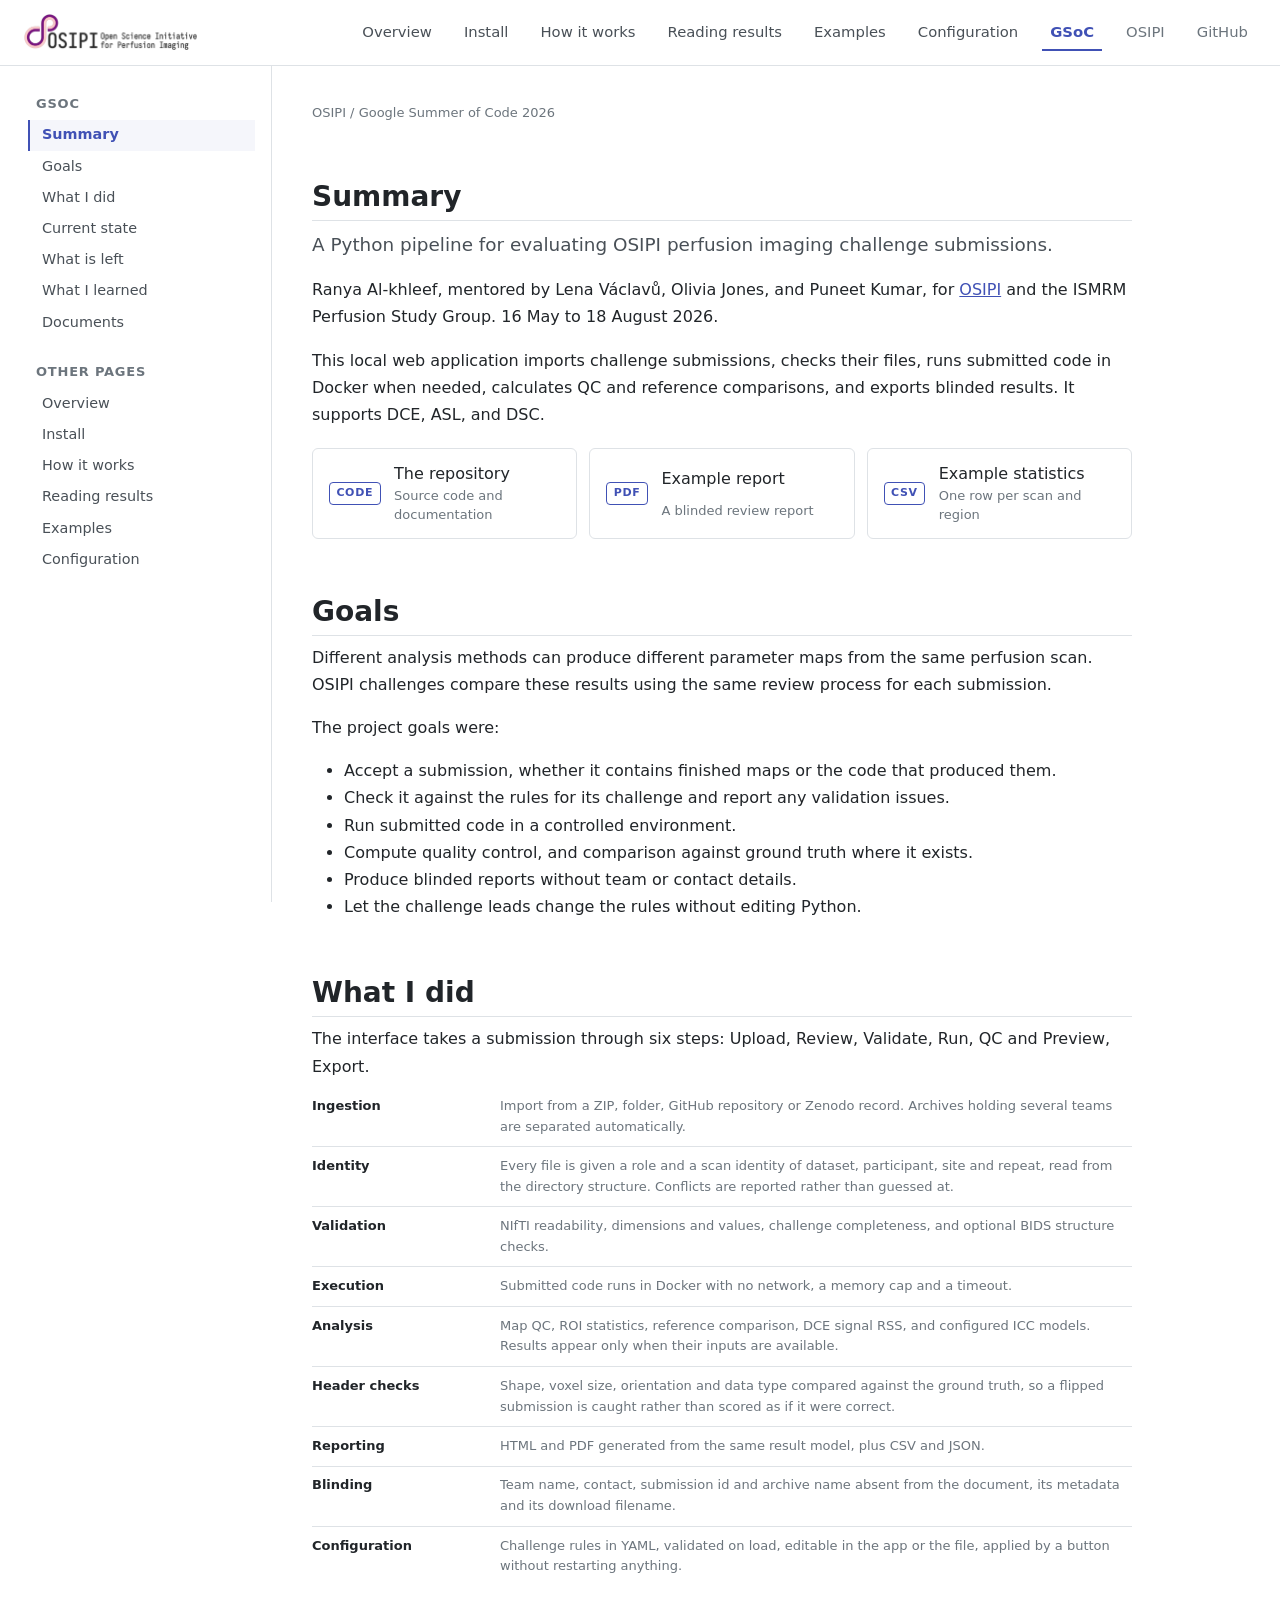
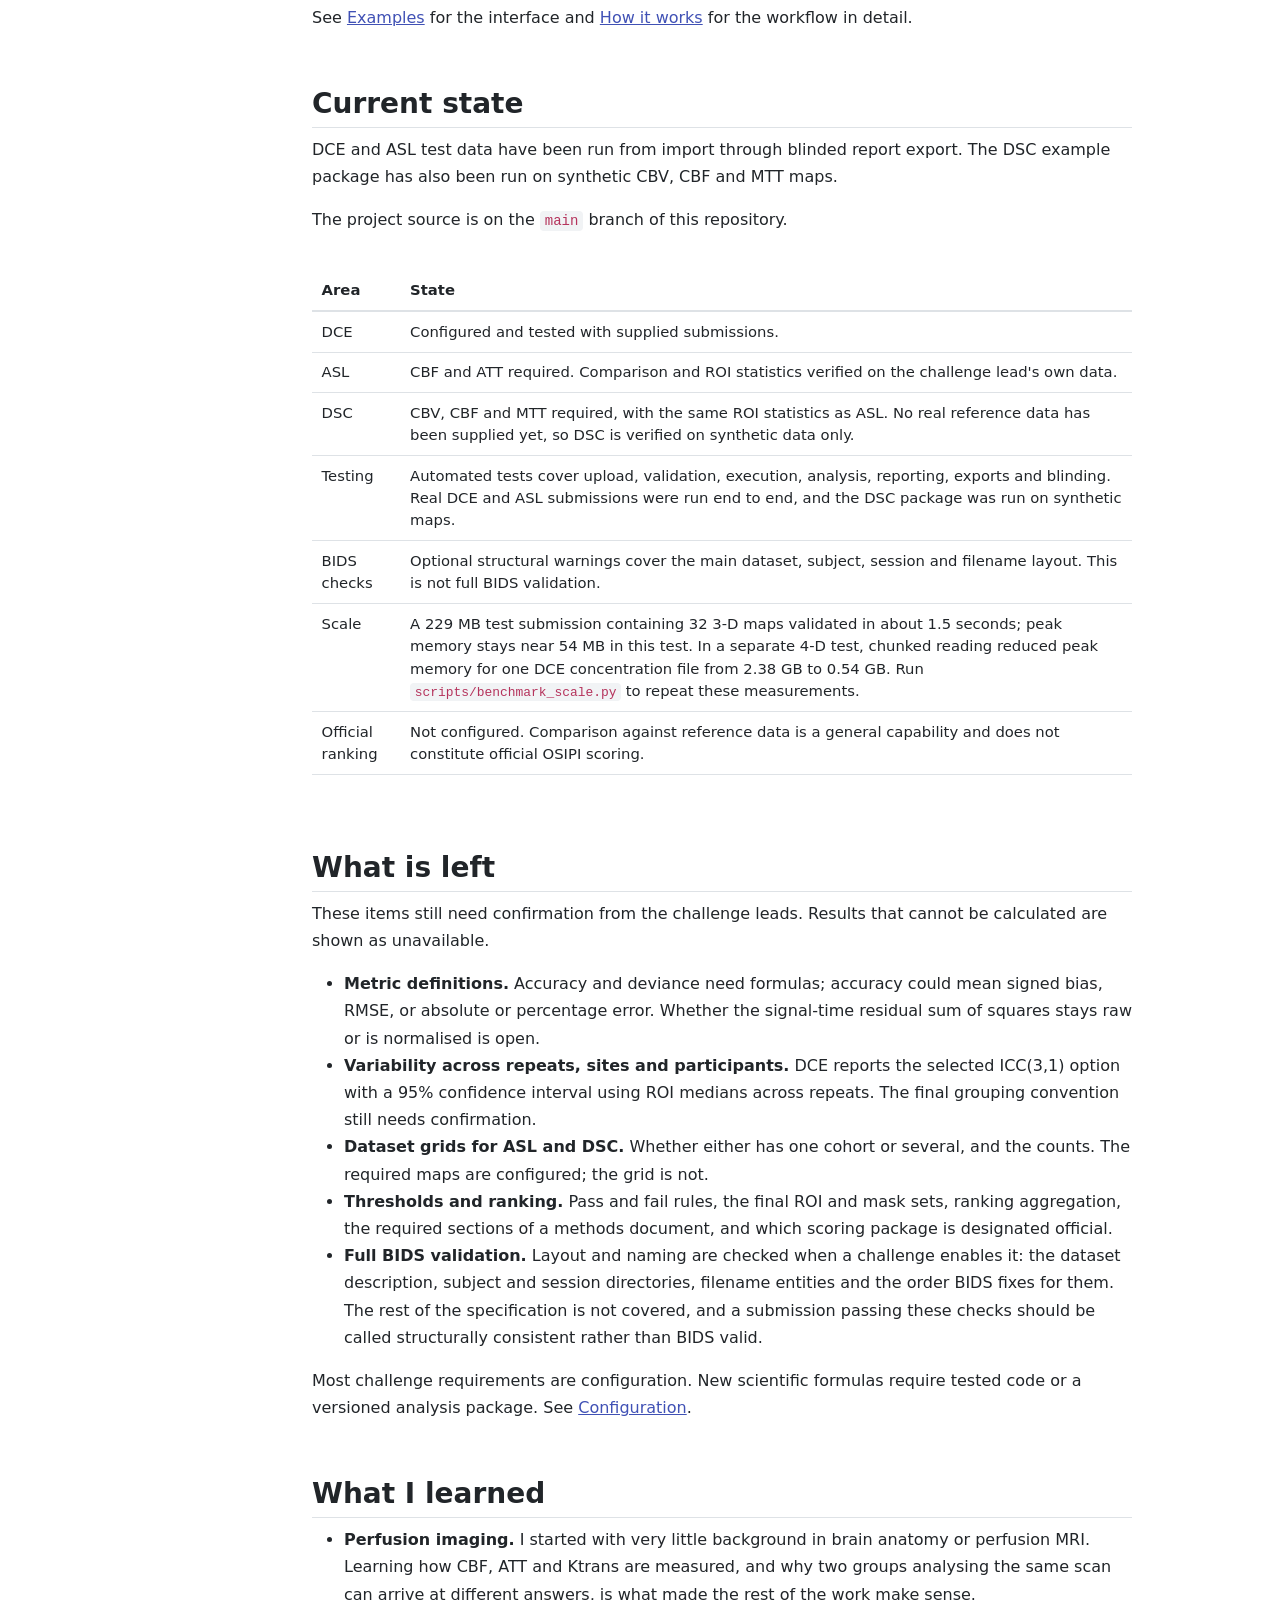
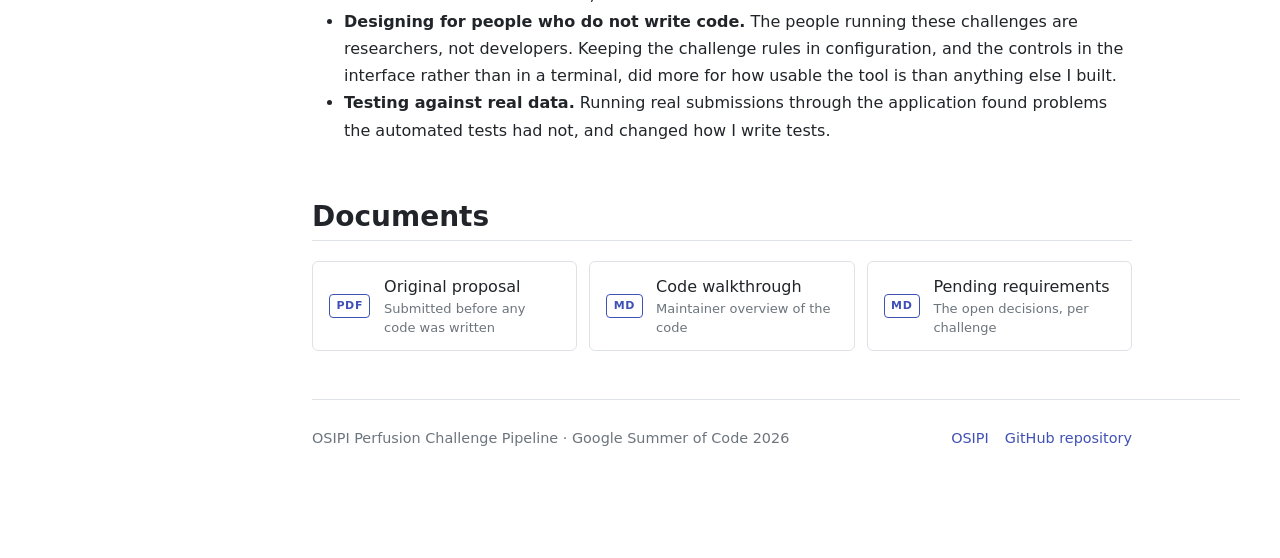
<file: docs/gsoc.html>
<!DOCTYPE html>
<html lang="en">
<head>
<meta charset="utf-8">
<meta name="viewport" content="width=device-width, initial-scale=1">
<title>GSoC 2026 · Perfusion Challenge Pipeline</title>
<meta name="description" content="Summary of the Google Summer of Code 2026 OSIPI Perfusion Challenge Pipeline project.">
<!-- The mark, not the wordmark: the lettering is illegible at 16 px. -->
<link rel="icon" href="assets/images/favicon.ico" sizes="any">
<link rel="apple-touch-icon" href="assets/images/osipi-mark.png">
<link href="https://cdn.jsdelivr.net/npm/bootstrap@5.3.3/dist/css/bootstrap.min.css" rel="stylesheet" crossorigin="anonymous">
<link rel="stylesheet" href="assets/stylesheets/site.css">
</head>
<body data-page="gsoc">

<a class="docs-skip" href="#main">Skip to content</a>

<nav class="navbar navbar-expand-lg docs-navbar sticky-top" aria-label="Main">
  <div class="container-fluid px-3 px-lg-4">
    <button class="navbar-toggler border-0 me-2 d-lg-none" type="button"
            data-bs-toggle="offcanvas" data-bs-target="#docsMenu" aria-controls="docsMenu"
            aria-label="Open documentation menu">
      <span class="navbar-toggler-icon"></span>
    </button>

    <a class="navbar-brand" href="index.html" aria-label="Perfusion Challenge Pipeline home page">
      <img src="assets/images/osipi-logo.png"
           alt="Open Science Initiative for Perfusion Imaging"
           class="docs-brand-logo">
    </a>

    <!-- Tabs are rendered by assets/scripts/nav.js so all pages share one list. -->
    <ul class="navbar-nav ms-auto flex-row gap-3 align-items-center" data-navbar-tabs></ul>
  </div>
</nav>

<div class="container-fluid px-0">
  <div class="docs-layout">

    <aside class="docs-sidebar ps-3 ps-xl-4">
      <nav id="sidebar-nav" aria-label="Documentation sections"></nav>
    </aside>

    <div class="offcanvas offcanvas-start" tabindex="-1" id="docsMenu" aria-labelledby="docsMenuLabel">
      <div class="offcanvas-header border-bottom">
        <h2 class="offcanvas-title h6 mb-0" id="docsMenuLabel">Documentation</h2>
        <button type="button" class="btn-close" data-bs-dismiss="offcanvas" aria-label="Close"></button>
      </div>
      <div class="offcanvas-body">
        <nav id="sidebar-nav-mobile" aria-label="Documentation sections"></nav>
      </div>
    </div>

    <main class="docs-main" id="main">
      <div class="docs-content">

        <section>
          <p class="docs-breadcrumb">OSIPI / Google Summer of Code 2026</p>
          <h2 id="summary" data-toc-title="Summary">Summary</h2>
          <p class="docs-lead">A Python pipeline for evaluating OSIPI perfusion imaging challenge
            submissions.</p>

          <p>Ranya Al-khleef, mentored by Lena Václavů, Olivia Jones, and Puneet Kumar, for
            <a href="https://osipi.ismrm.org/" target="_blank" rel="noopener">OSIPI</a> and the
            ISMRM Perfusion Study Group. 16 May to 18 August 2026.</p>

          <p>This local web application imports challenge submissions, checks their files, runs
            submitted code in Docker when needed, calculates QC and reference comparisons, and
            exports blinded results. It supports DCE, ASL, and DSC.</p>

          <div class="docs-downloads">
            <a class="docs-download" href="https://github.com/ralkhleef/osipi-perfusion-pipeline" target="_blank" rel="noopener">
              <span class="docs-download-kind">CODE</span>
              <span class="docs-download-name">The repository</span>
              <span class="docs-download-note">Source code and documentation</span>
            </a>
            <a class="docs-download" href="downloads/example-report-blinded.pdf">
              <span class="docs-download-kind">PDF</span>
              <span class="docs-download-name">Example report</span>
              <span class="docs-download-note">A blinded review report</span>
            </a>
            <a class="docs-download" href="downloads/example-roi-statistics.csv">
              <span class="docs-download-kind">CSV</span>
              <span class="docs-download-name">Example statistics</span>
              <span class="docs-download-note">One row per scan and region</span>
            </a>
          </div>
        </section>

        <section>
          <h2 id="goals" data-toc-title="Goals">Goals</h2>
          <p>Different analysis methods can produce different parameter maps from the same
            perfusion scan. OSIPI challenges compare these results using the same review process
            for each submission.</p>
          <p>The project goals were:</p>
          <ul>
            <li>Accept a submission, whether it contains finished maps or the code that produced them.</li>
            <li>Check it against the rules for its challenge and report any validation issues.</li>
            <li>Run submitted code in a controlled environment.</li>
            <li>Compute quality control, and comparison against ground truth where it exists.</li>
            <li>Produce blinded reports without team or contact details.</li>
            <li>Let the challenge leads change the rules without editing Python.</li>
          </ul>
        </section>

        <section>
          <h2 id="what-i-did" data-toc-title="What I did">What I did</h2>
          <p>The interface takes a submission through six steps: Upload, Review, Validate, Run,
            QC and Preview, Export.</p>
          <dl class="docs-defs">
            <div>
              <dt>Ingestion</dt>
              <dd>Import from a ZIP, folder, GitHub repository or Zenodo record. Archives
                holding several teams are separated automatically.</dd>
            </div>
            <div>
              <dt>Identity</dt>
              <dd>Every file is given a role and a scan identity of dataset, participant,
                site and repeat, read from the directory structure. Conflicts are reported
                rather than guessed at.</dd>
            </div>
            <div>
              <dt>Validation</dt>
              <dd>NIfTI readability, dimensions and values, challenge completeness, and
                optional BIDS structure checks.</dd>
            </div>
            <div>
              <dt>Execution</dt>
              <dd>Submitted code runs in Docker with no network, a memory cap and a
                timeout.</dd>
            </div>
            <div>
              <dt>Analysis</dt>
              <dd>Map QC, ROI statistics, reference comparison, DCE signal RSS, and
                configured ICC models. Results appear only when their inputs are available.</dd>
            </div>
            <div>
              <dt>Header checks</dt>
              <dd>Shape, voxel size, orientation and data type compared against the ground
                truth, so a flipped submission is caught rather than scored as if it were
                correct.</dd>
            </div>
            <div>
              <dt>Reporting</dt>
              <dd>HTML and PDF generated from the same result model, plus CSV and JSON.</dd>
            </div>
            <div>
              <dt>Blinding</dt>
              <dd>Team name, contact, submission id and archive name absent from the
                document, its metadata and its download filename.</dd>
            </div>
            <div>
              <dt>Configuration</dt>
              <dd>Challenge rules in YAML, validated on load, editable in the app or the
                file, applied by a button without restarting anything.</dd>
            </div>
          </dl>
          <p>See <a href="examples.html#interface">Examples</a> for the interface and
            <a href="how-it-works.html">How it works</a> for the workflow in detail.</p>
        </section>

        <section>
          <h2 id="state" data-toc-title="Current state">Current state</h2>
          <p>DCE and ASL test data have been run from import through blinded report export.
            The DSC example package has also been run on synthetic CBV, CBF and MTT maps.</p>
          <p>The project source is on the <code>main</code> branch of this repository.</p>

          <div class="docs-table-wrap">
            <table>
              <thead><tr><th>Area</th><th>State</th></tr></thead>
              <tbody>
                <tr><td>DCE</td><td>Configured and tested with supplied submissions.</td></tr>
                <tr><td>ASL</td><td>CBF and ATT required. Comparison and ROI statistics verified on the challenge lead's own data.</td></tr>
                <tr><td>DSC</td><td>CBV, CBF and MTT required, with the same ROI statistics as ASL. No real reference data has been supplied yet, so DSC is verified on synthetic data only.</td></tr>
                <tr><td>Testing</td><td>Automated tests cover upload, validation, execution, analysis, reporting, exports and blinding. Real DCE and ASL submissions were run end to end, and the DSC package was run on synthetic maps.</td></tr>
                <tr><td>BIDS checks</td><td>Optional structural warnings cover the main dataset, subject, session and filename layout. This is not full BIDS validation.</td></tr>
                <tr><td>Scale</td><td>A 229 MB test submission containing 32 3-D maps validated in about 1.5 seconds; peak memory stays near 54 MB in this test. In a separate 4-D test, chunked reading reduced peak memory for one DCE concentration file from 2.38 GB to 0.54 GB. Run <code>scripts/benchmark_scale.py</code> to repeat these measurements.</td></tr>
                <tr><td>Official ranking</td><td>Not configured. Comparison against reference data is a general capability and does not constitute official OSIPI scoring.</td></tr>
              </tbody>
            </table>
          </div>
        </section>

        <section>
          <h2 id="left" data-toc-title="What is left">What is left</h2>
          <p>These items still need confirmation from the challenge leads. Results that cannot be
            calculated are shown as unavailable.</p>
          <ul>
            <li><strong>Metric definitions.</strong> Accuracy and deviance need formulas; accuracy
              could mean signed bias, RMSE, or absolute or percentage error. Whether the
              signal-time residual sum of squares stays raw or is normalised is open.</li>
            <li><strong>Variability across repeats, sites and participants.</strong> DCE reports
              the selected ICC(3,1) option with a 95% confidence interval using ROI medians across
              repeats. The final grouping convention still needs confirmation.</li>
            <li><strong>Dataset grids for ASL and DSC.</strong> Whether either has one cohort or
              several, and the counts. The required maps are configured; the grid is not.</li>
            <li><strong>Thresholds and ranking.</strong> Pass and fail rules, the final ROI and mask
              sets, ranking aggregation, the required sections of a methods document, and which
              scoring package is designated official.</li>
            <li><strong>Full BIDS validation.</strong> Layout and naming are checked when a
              challenge enables it: the dataset description, subject and session directories,
              filename entities and the order BIDS fixes for them. The rest of the
              specification is not covered, and a submission passing these checks should be
              called structurally consistent rather than BIDS valid.</li>
          </ul>
          <p>Most challenge requirements are configuration. New scientific formulas require
            tested code or a versioned analysis package. See
            <a href="configuration.html">Configuration</a>.</p>
        </section>

        <section>
          <h2 id="learned" data-toc-title="What I learned">What I learned</h2>
          <ul>
            <li><strong>Perfusion imaging.</strong> I started with very little background in brain
              anatomy or perfusion MRI. Learning how CBF, ATT and Ktrans are measured, and why two
              groups analysing the same scan can arrive at different answers, is what made the rest
              of the work make sense.</li>
            <li><strong>Designing for people who do not write code.</strong> The people running
              these challenges are researchers, not developers. Keeping the challenge rules in
              configuration, and the controls in the interface rather than in a terminal, did more
              for how usable the tool is than anything else I built.</li>
            <li><strong>Testing against real data.</strong> Running real submissions through the
              application found problems the automated tests had not, and changed how I write tests.</li>
          </ul>
        </section>

        <section>
          <h2 id="documents" data-toc-title="Documents">Documents</h2>
          <div class="docs-downloads">
            <a class="docs-download" href="downloads/gsoc-proposal.pdf">
              <span class="docs-download-kind">PDF</span>
              <span class="docs-download-name">Original proposal</span>
              <span class="docs-download-note">Submitted before any code was written</span>
            </a>
            <a class="docs-download" href="https://github.com/ralkhleef/osipi-perfusion-pipeline/blob/main/notes/CODE_WALKTHROUGH.md" target="_blank" rel="noopener">
              <span class="docs-download-kind">MD</span>
              <span class="docs-download-name">Code walkthrough</span>
              <span class="docs-download-note">Maintainer overview of the code</span>
            </a>
            <a class="docs-download" href="https://github.com/ralkhleef/osipi-perfusion-pipeline/blob/main/notes/SCIENTIFIC_REQUIREMENTS_PENDING.md" target="_blank" rel="noopener">
              <span class="docs-download-kind">MD</span>
              <span class="docs-download-name">Pending requirements</span>
              <span class="docs-download-note">The open decisions, per challenge</span>
            </a>
          </div>
        </section>

      </div>

      <footer class="docs-footer mt-5">
        <div class="docs-content d-flex flex-wrap gap-3 justify-content-between">
          <span>OSIPI Perfusion Challenge Pipeline · Google Summer of Code 2026</span>
          <span class="d-flex gap-3">
            <a href="https://osipi.ismrm.org/" target="_blank" rel="noopener">OSIPI</a>
            <a href="https://github.com/ralkhleef/osipi-perfusion-pipeline" target="_blank" rel="noopener">GitHub repository</a>
          </span>
        </div>
      </footer>
    </main>

    <aside class="docs-toc-col">
      <p class="docs-toc-title">On this page</p>
      <nav class="docs-toc" data-toc aria-label="On this page"></nav>
    </aside>

  </div>
</div>

<script src="https://cdn.jsdelivr.net/npm/bootstrap@5.3.3/dist/js/bootstrap.bundle.min.js" crossorigin="anonymous"></script>
<script src="assets/scripts/nav.js"></script>
<script src="assets/scripts/site.js"></script>
</body>
</html>
</file>
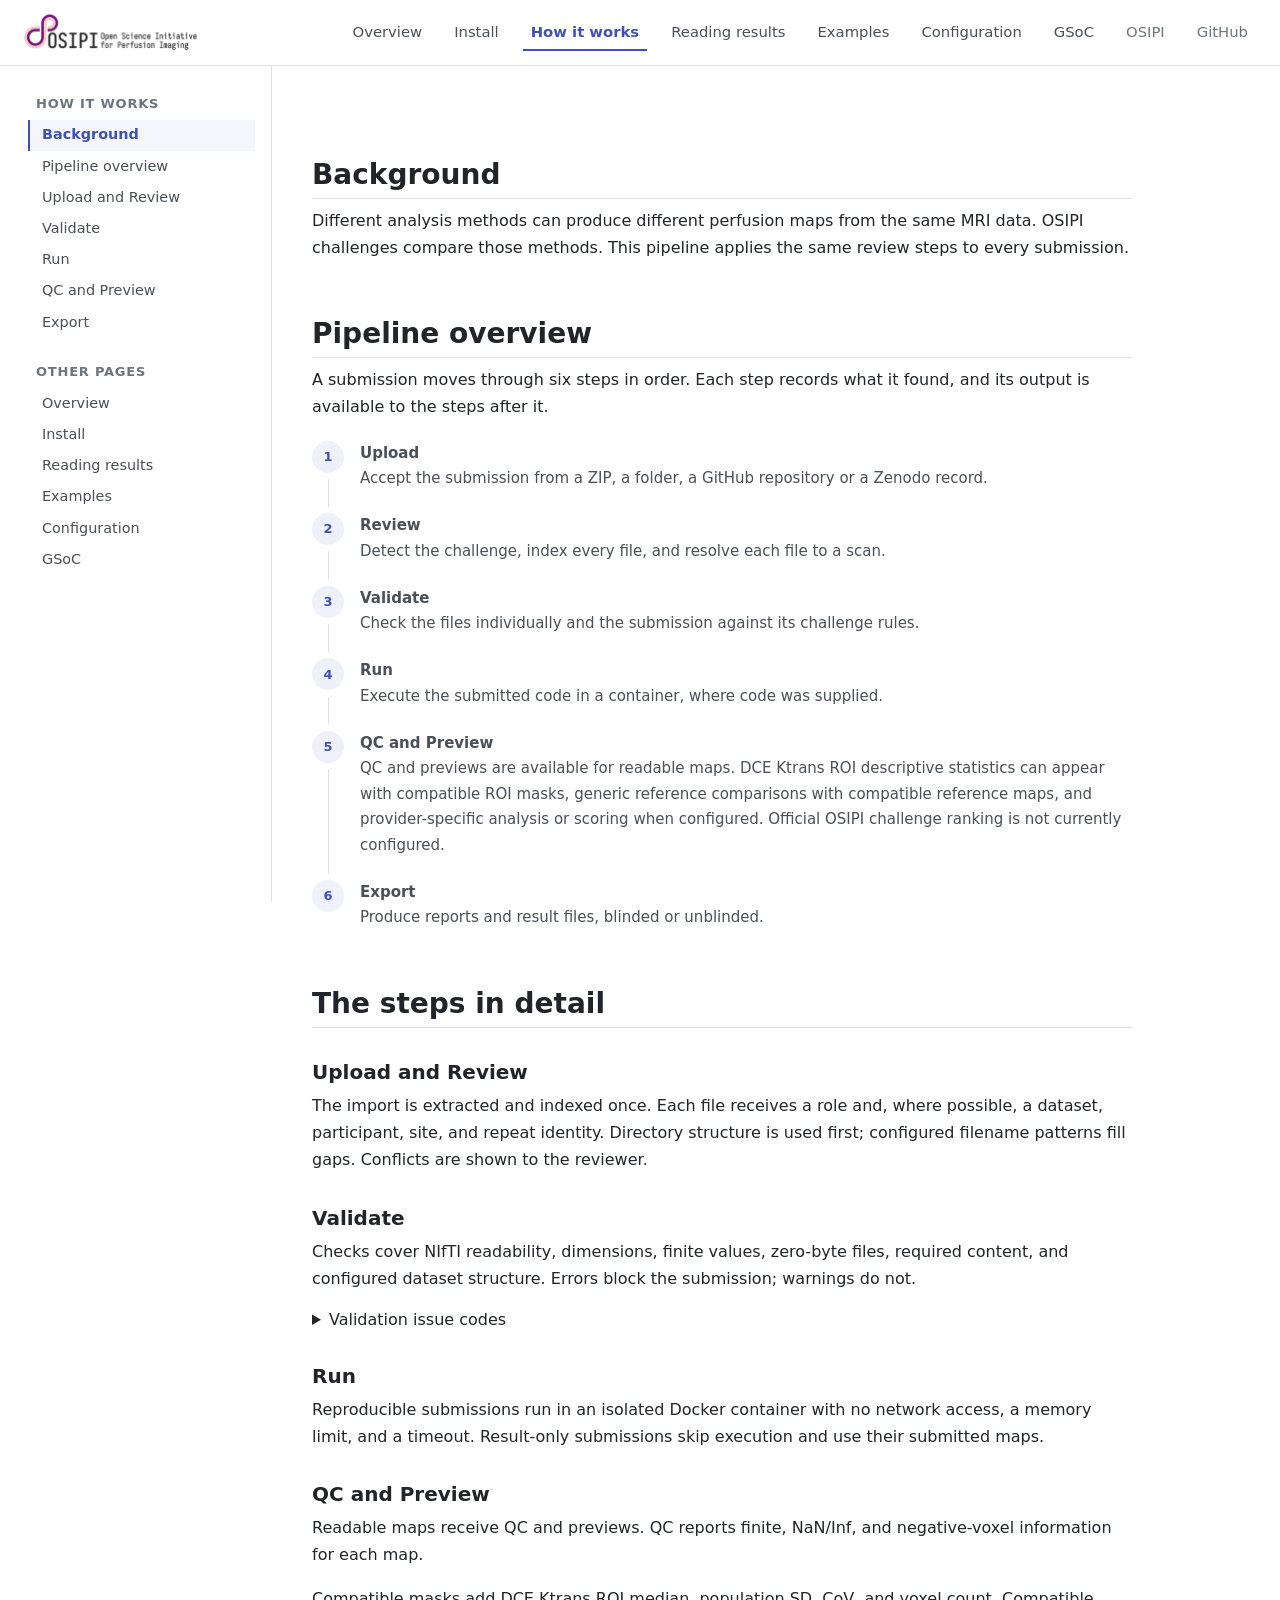
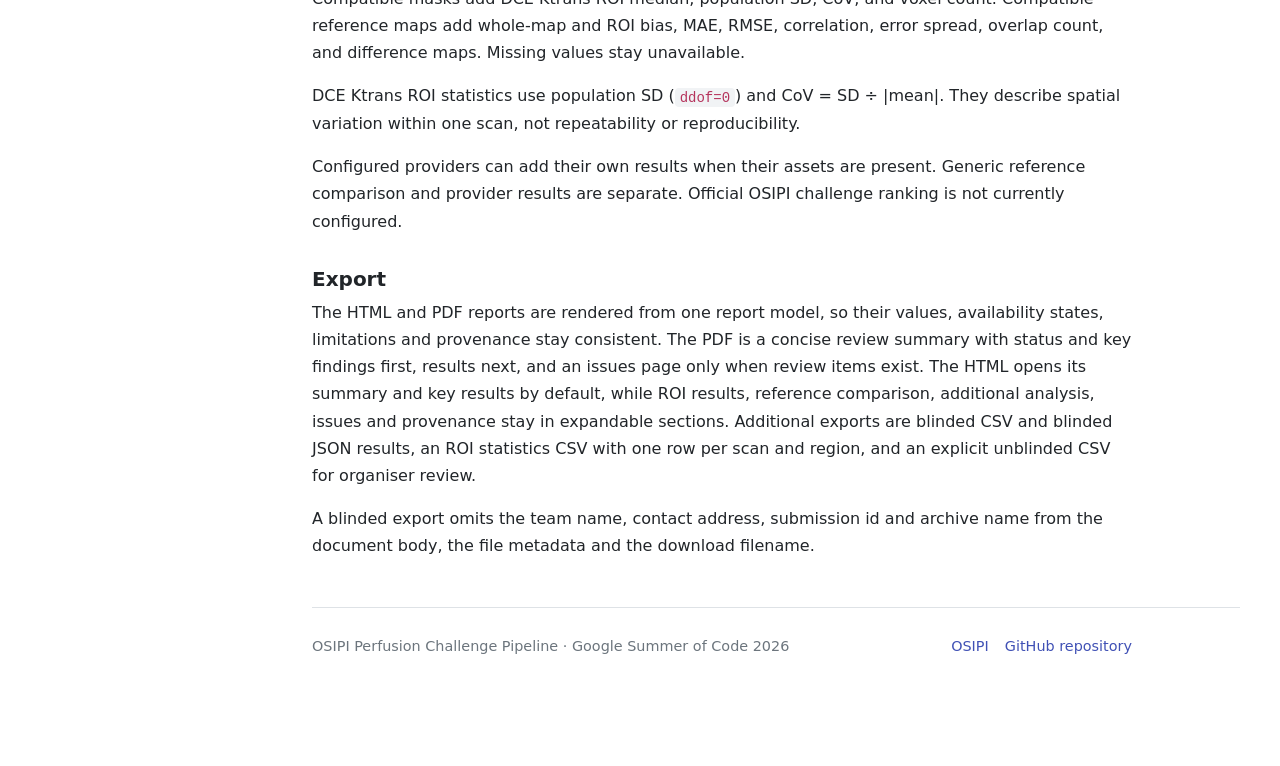
<file: docs/how-it-works.html>
<!DOCTYPE html>
<html lang="en">
<head>
<meta charset="utf-8">
<meta name="viewport" content="width=device-width, initial-scale=1">
<title>How it works · Perfusion Challenge Pipeline</title>
<meta name="description" content="Documentation for the OSIPI Perfusion Challenge Pipeline: a configurable local web application for importing, validating, running, reviewing and exporting ASL, DCE and DSC challenge submissions.">
<!-- The mark, not the wordmark: the lettering is illegible at 16 px. -->
<link rel="icon" href="assets/images/favicon.ico" sizes="any">
<link rel="apple-touch-icon" href="assets/images/osipi-mark.png">
<link href="https://cdn.jsdelivr.net/npm/bootstrap@5.3.3/dist/css/bootstrap.min.css" rel="stylesheet" crossorigin="anonymous">
<link rel="stylesheet" href="assets/stylesheets/site.css">
</head>
<body data-page="how-it-works">

<a class="docs-skip" href="#main">Skip to content</a>

<nav class="navbar navbar-expand-lg docs-navbar sticky-top" aria-label="Main">
  <div class="container-fluid px-3 px-lg-4">
    <button class="navbar-toggler border-0 me-2 d-lg-none" type="button"
            data-bs-toggle="offcanvas" data-bs-target="#docsMenu" aria-controls="docsMenu"
            aria-label="Open documentation menu">
      <span class="navbar-toggler-icon"></span>
    </button>

    <a class="navbar-brand" href="index.html" aria-label="Perfusion Challenge Pipeline home page">
      <img src="assets/images/osipi-logo.png"
           alt="Open Science Initiative for Perfusion Imaging"
           class="docs-brand-logo">
    </a>

    <!-- Tabs are rendered by assets/scripts/nav.js so all pages share one list. -->
    <ul class="navbar-nav ms-auto flex-row gap-3 align-items-center" data-navbar-tabs></ul>
  </div>
</nav>

<div class="container-fluid px-0">
  <div class="docs-layout">

    <aside class="docs-sidebar ps-3 ps-xl-4">
      <nav id="sidebar-nav" aria-label="Documentation sections"></nav>
    </aside>

    <div class="offcanvas offcanvas-start" tabindex="-1" id="docsMenu" aria-labelledby="docsMenuLabel">
      <div class="offcanvas-header border-bottom">
        <h2 class="offcanvas-title h6 mb-0" id="docsMenuLabel">Documentation</h2>
        <button type="button" class="btn-close" data-bs-dismiss="offcanvas" aria-label="Close"></button>
      </div>
      <div class="offcanvas-body">
        <nav id="sidebar-nav-mobile" aria-label="Documentation sections"></nav>
      </div>
    </div>

    <main class="docs-main" id="main">
      <div class="docs-content">

        <section>
          <h2 id="why" data-toc-title="Background">Background</h2>
          <p>Different analysis methods can produce different perfusion maps from the same MRI data.
            OSIPI challenges compare those methods. This pipeline applies the same review steps to
            every submission.</p>

          <h2 id="the-steps" data-toc-title="Pipeline overview">Pipeline overview</h2>
          <p>A submission moves through six steps in order. Each step records what it found, and its
            output is available to the steps after it.</p>
          <div class="docs-steps">
            <div class="docs-step">
              <div class="docs-step-rail"><span class="docs-step-num">1</span><span class="docs-step-line"></span></div>
              <div class="docs-step-body">
                <p class="docs-step-title">Upload</p>
                <p>Accept the submission from a ZIP, a folder, a GitHub repository or a Zenodo record.</p>
              </div>
            </div>
            <div class="docs-step">
              <div class="docs-step-rail"><span class="docs-step-num">2</span><span class="docs-step-line"></span></div>
              <div class="docs-step-body">
                <p class="docs-step-title">Review</p>
                <p>Detect the challenge, index every file, and resolve each file to a scan.</p>
              </div>
            </div>
            <div class="docs-step">
              <div class="docs-step-rail"><span class="docs-step-num">3</span><span class="docs-step-line"></span></div>
              <div class="docs-step-body">
                <p class="docs-step-title">Validate</p>
                <p>Check the files individually and the submission against its challenge rules.</p>
              </div>
            </div>
            <div class="docs-step">
              <div class="docs-step-rail"><span class="docs-step-num">4</span><span class="docs-step-line"></span></div>
              <div class="docs-step-body">
                <p class="docs-step-title">Run</p>
                <p>Execute the submitted code in a container, where code was supplied.</p>
              </div>
            </div>
            <div class="docs-step">
              <div class="docs-step-rail"><span class="docs-step-num">5</span><span class="docs-step-line"></span></div>
              <div class="docs-step-body">
                <p class="docs-step-title">QC and Preview</p>
                <p>QC and previews are available for readable maps. DCE Ktrans ROI descriptive
                  statistics can appear with compatible ROI masks, generic reference comparisons
                  with compatible reference maps, and provider-specific analysis or scoring when
                  configured. Official OSIPI challenge ranking is not currently configured.</p>
              </div>
            </div>
            <div class="docs-step">
              <div class="docs-step-rail"><span class="docs-step-num">6</span></div>
              <div class="docs-step-body">
                <p class="docs-step-title">Export</p>
                <p>Produce reports and result files, blinded or unblinded.</p>
              </div>
            </div>
          </div>
        </section>

        <section>
          <h2 id="detail" data-toc-title="The steps in detail">The steps in detail</h2>

          <h3 id="indexing">Upload and Review</h3>
          <p>The import is extracted and indexed once. Each file receives a role and, where possible,
            a dataset, participant, site, and repeat identity. Directory structure is used first;
            configured filename patterns fill gaps. Conflicts are shown to the reviewer.</p>

          <h3 id="validation">Validate</h3>
          <p>Checks cover NIfTI readability, dimensions, finite values, zero-byte files, required
            content, and configured dataset structure. Errors block the submission; warnings do not.</p>
          <details>
            <summary>Validation issue codes</summary>
            <p><code>REQUIRED_MAP_MISSING</code>, <code>REQUIRED_ARTIFACT_MISSING</code>,
              <code>MAP_DIMENSION_MISMATCH</code>, <code>ARTIFACT_DIMENSION_MISMATCH</code>,
              <code>DUPLICATE_PARAMETER_MAP</code>, <code>DUPLICATE_REQUIRED_ARTIFACT</code>,
              <code>DUPLICATE_METHODS_DOCUMENT</code>, <code>INCOMPLETE_ARTIFACT_IDENTITY</code>,
              <code>DATASET_COUNT_MISMATCH</code>, <code>IDENTITY_CONFLICT</code>, and
              <code>UNKNOWN_DATASET</code>.</p>
          </details>

          <h3 id="execution">Run</h3>
          <p>Reproducible submissions run in an isolated Docker container with no network access,
            a memory limit, and a timeout. Result-only submissions skip execution and use their
            submitted maps.</p>

          <h3 id="statistics">QC and Preview</h3>
          <p>Readable maps receive QC and previews. QC reports finite, NaN/Inf, and negative-voxel
            information for each map.</p>
          <p>Compatible masks add DCE Ktrans ROI median, population SD, CoV, and voxel count.
            Compatible reference maps add whole-map and ROI bias, MAE, RMSE, correlation, error
            spread, overlap count, and difference maps. Missing values stay unavailable.</p>
          <p>DCE Ktrans ROI statistics use population SD (<code>ddof=0</code>) and CoV = SD ÷ |mean|.
            They describe spatial variation within one scan, not repeatability or reproducibility.</p>
          <p>Configured providers can add their own results when their assets are present. Generic
            reference comparison and provider results are separate. Official OSIPI challenge ranking
            is not currently configured.</p>

          <h3 id="outputs">Export</h3>
          <p>The HTML and PDF reports are rendered from one report model, so their values,
            availability states, limitations and provenance stay consistent. The PDF is a concise
            review summary with status and key findings first, results next, and an issues page only
            when review items exist. The HTML opens its summary and key results by default, while ROI
            results, reference comparison, additional analysis, issues and provenance stay in
            expandable sections.
            Additional exports are blinded CSV and blinded JSON results, an ROI statistics CSV with one row
            per scan and region, and an explicit unblinded CSV for organiser review.</p>
          <p>A blinded export omits the team name, contact address, submission id and archive name
            from the document body, the file metadata and the download filename.</p>
        </section>

      </div>

      <footer class="docs-footer mt-5">
        <div class="docs-content d-flex flex-wrap gap-3 justify-content-between">
          <span>OSIPI Perfusion Challenge Pipeline · Google Summer of Code 2026</span>
          <span class="d-flex gap-3">
            <a href="https://osipi.ismrm.org/" target="_blank" rel="noopener">OSIPI</a>
            <a href="https://github.com/ralkhleef/osipi-perfusion-pipeline" target="_blank" rel="noopener">GitHub repository</a>
          </span>
        </div>
      </footer>
    </main>

    <aside class="docs-toc-col">
      <p class="docs-toc-title">On this page</p>
      <nav class="docs-toc" data-toc aria-label="On this page"></nav>
    </aside>

  </div>
</div>

<script src="https://cdn.jsdelivr.net/npm/bootstrap@5.3.3/dist/js/bootstrap.bundle.min.js" crossorigin="anonymous"></script>
<script src="assets/scripts/nav.js"></script>
<script src="assets/scripts/site.js"></script>
</body>
</html>
</file>
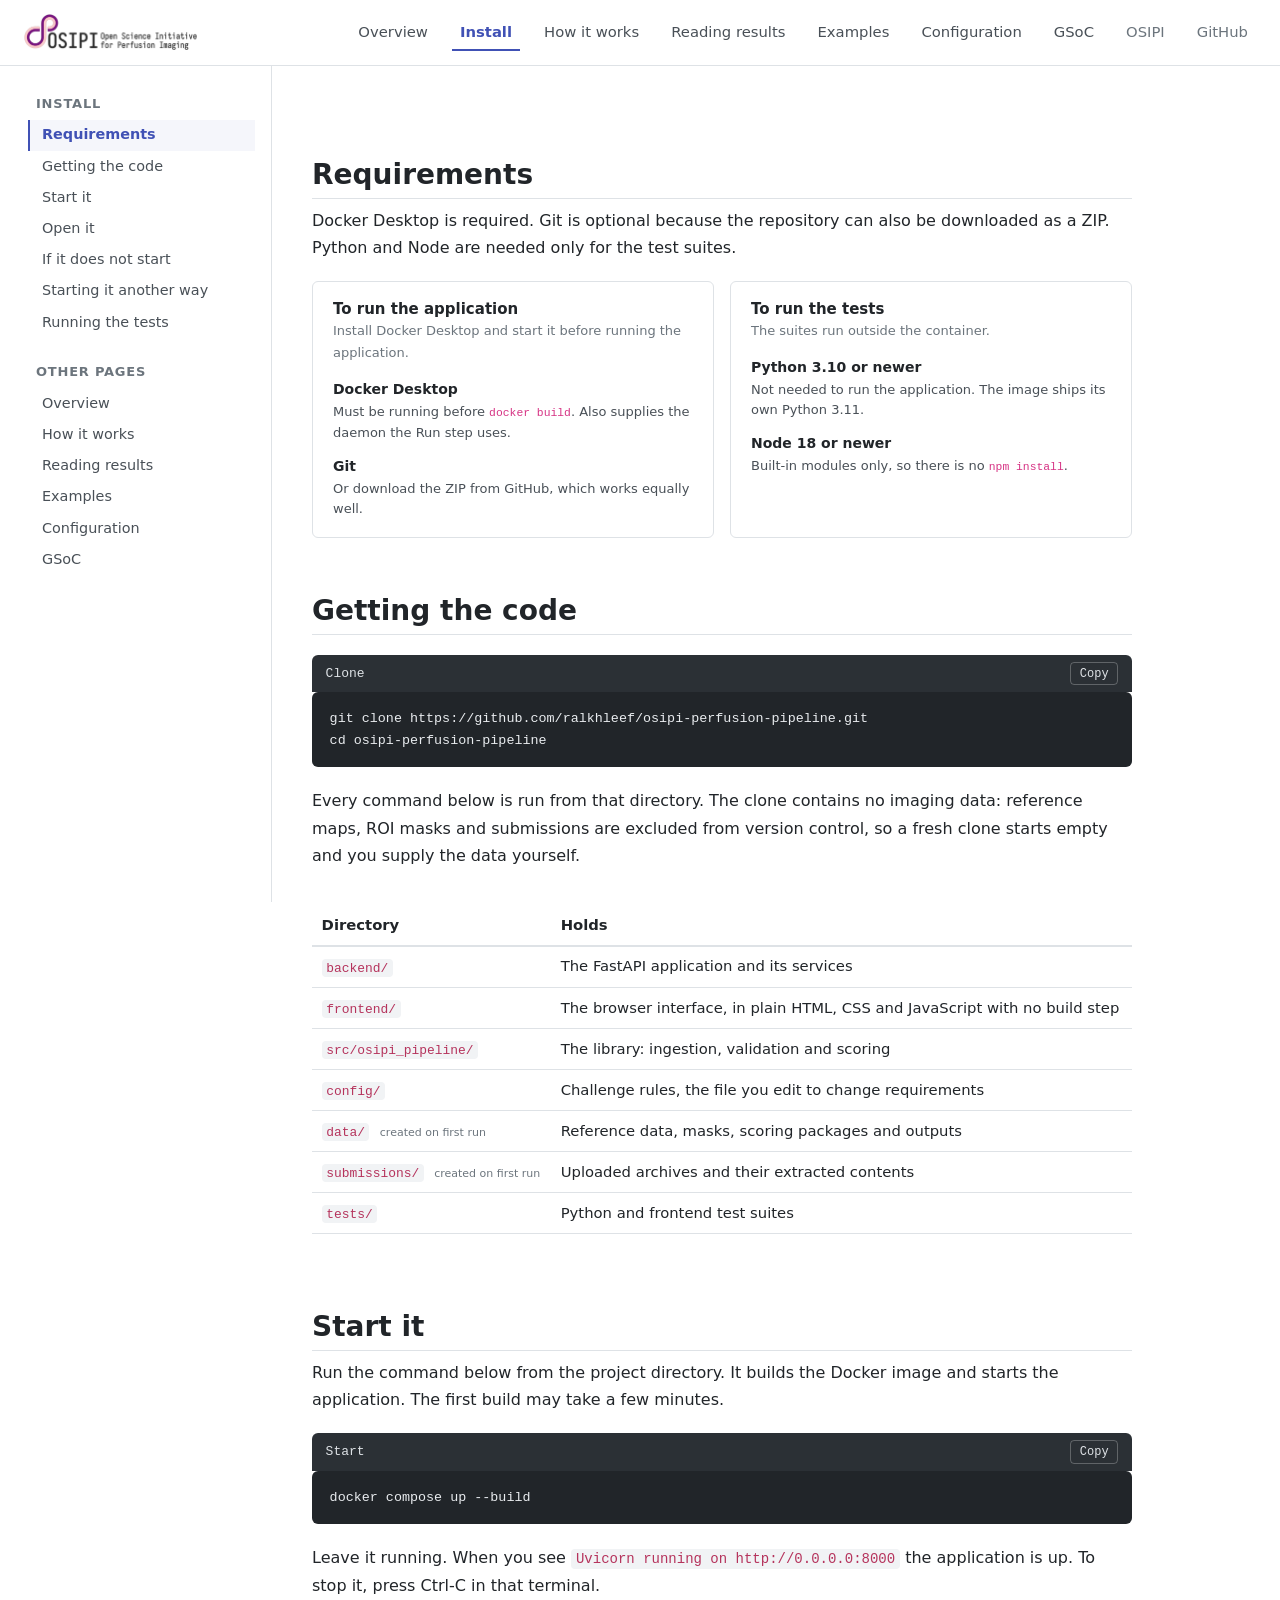
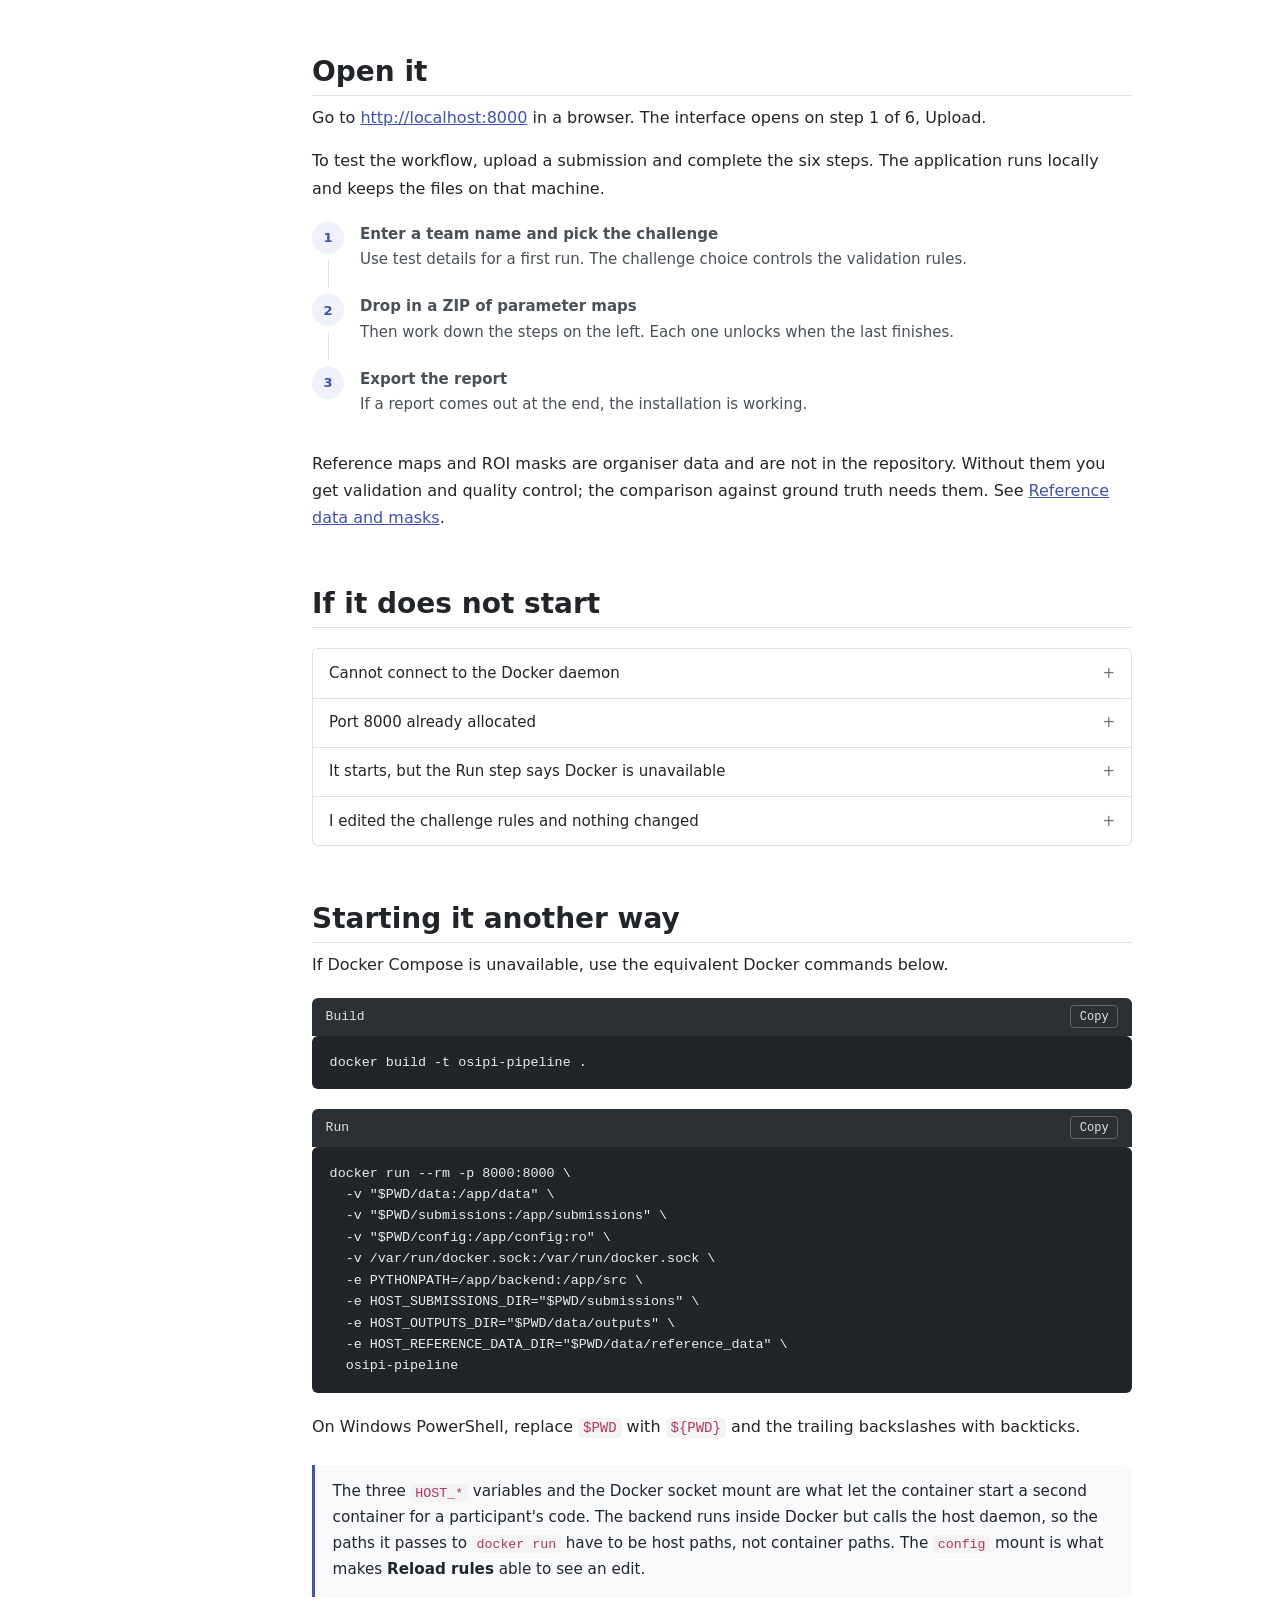
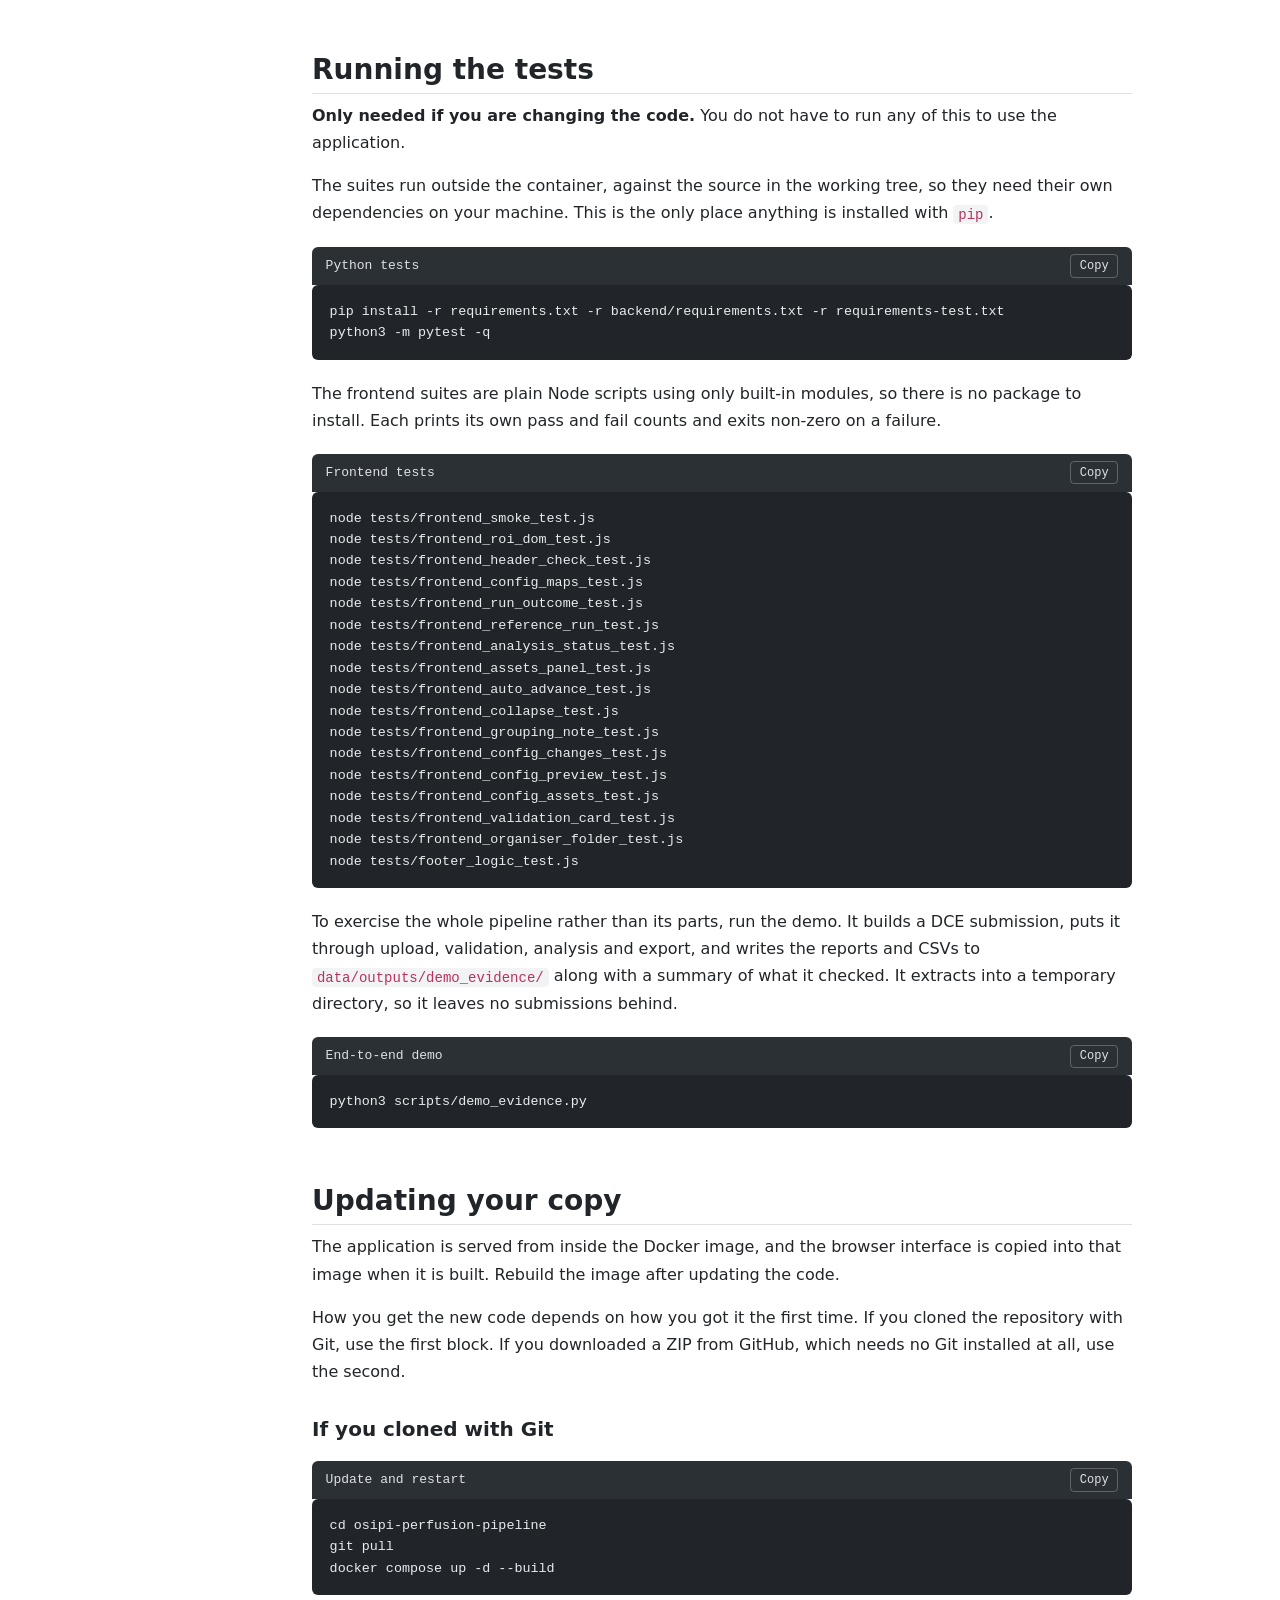
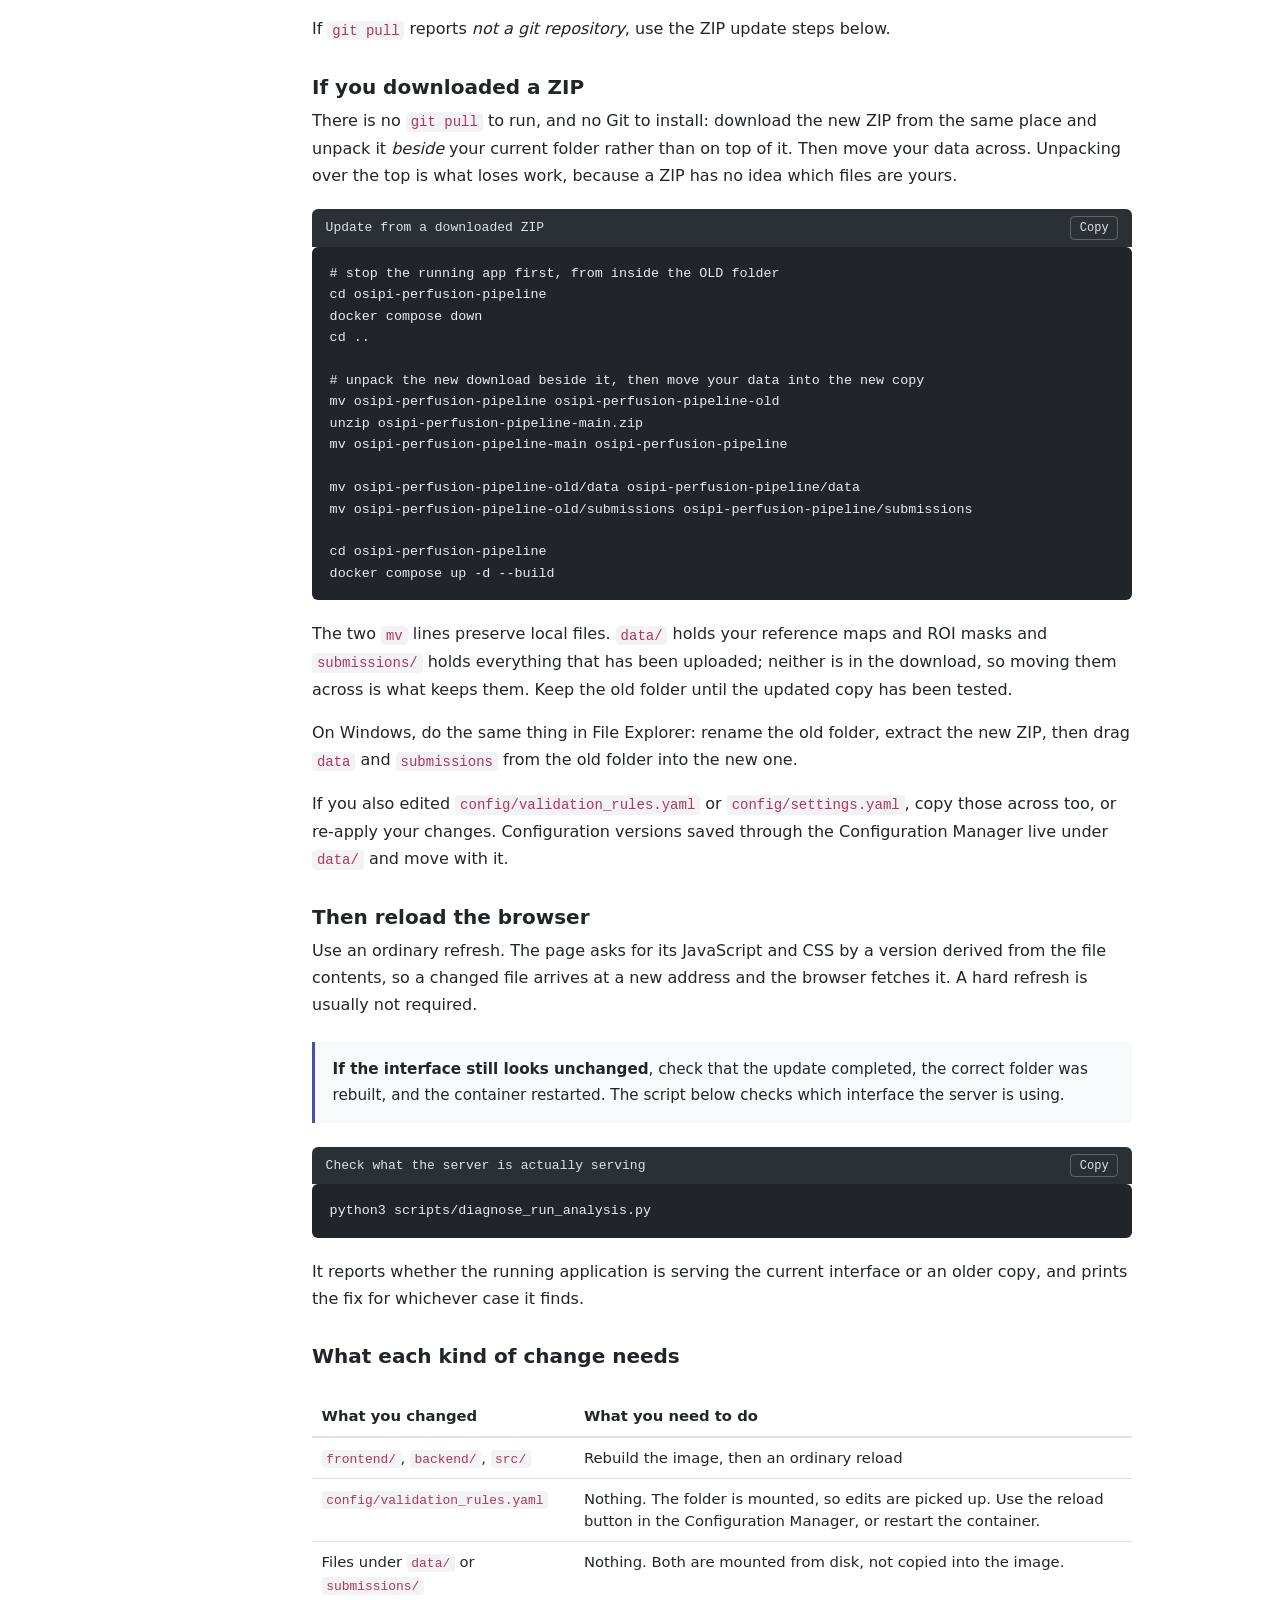
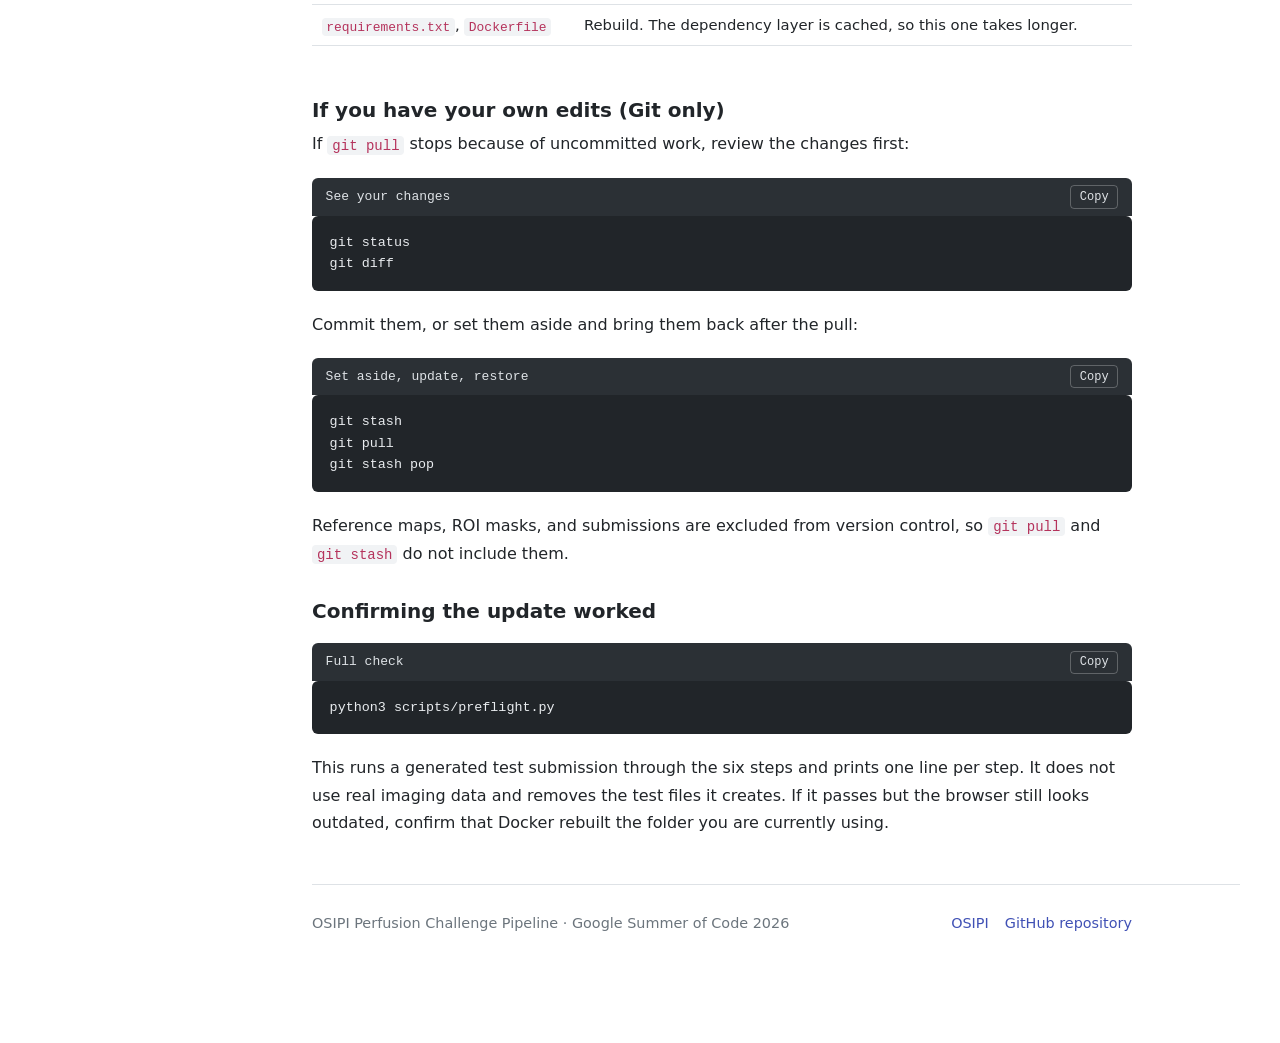
<file: docs/install.html>
<!DOCTYPE html>
<html lang="en">
<head>
<meta charset="utf-8">
<meta name="viewport" content="width=device-width, initial-scale=1">
<title>Install · Perfusion Challenge Pipeline</title>
<meta name="description" content="Documentation for the OSIPI Perfusion Challenge Pipeline: a configurable local web application for importing, validating, running, reviewing and exporting ASL, DCE and DSC challenge submissions.">
<!-- The mark, not the wordmark: the lettering is illegible at 16 px. -->
<link rel="icon" href="assets/images/favicon.ico" sizes="any">
<link rel="apple-touch-icon" href="assets/images/osipi-mark.png">
<link href="https://cdn.jsdelivr.net/npm/bootstrap@5.3.3/dist/css/bootstrap.min.css" rel="stylesheet" crossorigin="anonymous">
<link rel="stylesheet" href="assets/stylesheets/site.css">
</head>
<body data-page="install">

<a class="docs-skip" href="#main">Skip to content</a>

<nav class="navbar navbar-expand-lg docs-navbar sticky-top" aria-label="Main">
  <div class="container-fluid px-3 px-lg-4">
    <button class="navbar-toggler border-0 me-2 d-lg-none" type="button"
            data-bs-toggle="offcanvas" data-bs-target="#docsMenu" aria-controls="docsMenu"
            aria-label="Open documentation menu">
      <span class="navbar-toggler-icon"></span>
    </button>

    <a class="navbar-brand" href="index.html" aria-label="Perfusion Challenge Pipeline home page">
      <img src="assets/images/osipi-logo.png"
           alt="Open Science Initiative for Perfusion Imaging"
           class="docs-brand-logo">
    </a>

    <!-- Tabs are rendered by assets/scripts/nav.js so all pages share one list. -->
    <ul class="navbar-nav ms-auto flex-row gap-3 align-items-center" data-navbar-tabs></ul>
  </div>
</nav>

<div class="container-fluid px-0">
  <div class="docs-layout">

    <aside class="docs-sidebar ps-3 ps-xl-4">
      <nav id="sidebar-nav" aria-label="Documentation sections"></nav>
    </aside>

    <div class="offcanvas offcanvas-start" tabindex="-1" id="docsMenu" aria-labelledby="docsMenuLabel">
      <div class="offcanvas-header border-bottom">
        <h2 class="offcanvas-title h6 mb-0" id="docsMenuLabel">Documentation</h2>
        <button type="button" class="btn-close" data-bs-dismiss="offcanvas" aria-label="Close"></button>
      </div>
      <div class="offcanvas-body">
        <nav id="sidebar-nav-mobile" aria-label="Documentation sections"></nav>
      </div>
    </div>

    <main class="docs-main" id="main">
      <div class="docs-content">

        <section>
          <h2 id="prerequisites" data-toc-title="Requirements">Requirements</h2>
          <p>Docker Desktop is required. Git is optional because the repository can also be
            downloaded as a ZIP. Python and Node are needed only for the test suites.</p>

          <div class="docs-cards">
            <div class="docs-card">
              <h3>To run the application</h3>
              <p>Install Docker Desktop and start it before running the application.</p>
              <dl>
                <dt>Docker Desktop</dt>
                <dd>Must be running before <code>docker build</code>. Also supplies the daemon the Run step uses.</dd>
                <dt>Git</dt>
                <dd>Or download the ZIP from GitHub, which works equally well.</dd>
              </dl>
            </div>
            <div class="docs-card">
              <h3>To run the tests</h3>
              <p>The suites run outside the container.</p>
              <dl>
                <dt>Python 3.10 or newer</dt>
                <dd>Not needed to run the application. The image ships its own Python 3.11.</dd>
                <dt>Node 18 or newer</dt>
                <dd>Built-in modules only, so there is no <code>npm install</code>.</dd>
              </dl>
            </div>
          </div>

          <h2 id="get-the-code" data-toc-title="Getting the code">Getting the code</h2>
          <div class="docs-code">
            <div class="docs-code-header"><span>Clone</span><button class="docs-copy" type="button">Copy</button></div>
            <pre><code>git clone https://github.com/ralkhleef/osipi-perfusion-pipeline.git
cd osipi-perfusion-pipeline</code></pre>
          </div>

          <p>Every command below is run from that directory. The clone contains no imaging data:
            reference maps, ROI masks and submissions are excluded from version control, so a fresh
            clone starts empty and you supply the data yourself.</p>

          <div class="docs-table-wrap">
            <table>
              <thead><tr><th>Directory</th><th>Holds</th></tr></thead>
              <tbody>
                <tr><td><code>backend/</code></td><td>The FastAPI application and its services</td></tr>
                <tr><td><code>frontend/</code></td><td>The browser interface, in plain HTML, CSS and JavaScript with no build step</td></tr>
                <tr><td><code>src/osipi_pipeline/</code></td><td>The library: ingestion, validation and scoring</td></tr>
                <tr><td><code>config/</code></td><td>Challenge rules, the file you edit to change requirements</td></tr>
                <tr><td><code>data/</code> <span class="docs-runtime">created on first run</span></td><td>Reference data, masks, scoring packages and outputs</td></tr>
                <tr><td><code>submissions/</code> <span class="docs-runtime">created on first run</span></td><td>Uploaded archives and their extracted contents</td></tr>
                <tr><td><code>tests/</code></td><td>Python and frontend test suites</td></tr>
              </tbody>
            </table>
          </div>

          <h2 id="installation" data-toc-title="Start it">Start it</h2>
          <p>Run the command below from the project directory. It builds the Docker image and
            starts the application. The first build may take a few minutes.</p>

          <div class="docs-code">
            <div class="docs-code-header"><span>Start</span><button class="docs-copy" type="button">Copy</button></div>
            <pre><code>docker compose up --build</code></pre>
          </div>

          <p>Leave it running. When you see <code>Uvicorn running on http://0.0.0.0:8000</code> the
            application is up. To stop it, press Ctrl-C in that terminal.</p>

          <h2 id="verify" data-toc-title="Open it">Open it</h2>
          <p>Go to <a href="http://localhost:8000">http://localhost:8000</a> in a browser. The
            interface opens on step 1 of 6, Upload.</p>

          <p>To test the workflow, upload a submission and complete the six steps. The application
            runs locally and keeps the files on that machine.</p>

          <div class="docs-steps">
            <div class="docs-step">
              <div class="docs-step-rail"><span class="docs-step-num">1</span><span class="docs-step-line"></span></div>
              <div class="docs-step-body">
                <p class="docs-step-title">Enter a team name and pick the challenge</p>
                <p>Use test details for a first run. The challenge choice controls the validation rules.</p>
              </div>
            </div>
            <div class="docs-step">
              <div class="docs-step-rail"><span class="docs-step-num">2</span><span class="docs-step-line"></span></div>
              <div class="docs-step-body">
                <p class="docs-step-title">Drop in a ZIP of parameter maps</p>
                <p>Then work down the steps on the left. Each one unlocks when the last finishes.</p>
              </div>
            </div>
            <div class="docs-step">
              <div class="docs-step-rail"><span class="docs-step-num">3</span></div>
              <div class="docs-step-body">
                <p class="docs-step-title">Export the report</p>
                <p>If a report comes out at the end, the installation is working.</p>
              </div>
            </div>
          </div>

          <p>Reference maps and ROI masks are organiser data and are not in the repository. Without
            them you get validation and quality control; the comparison against ground truth needs
            them. See <a href="configuration.html#reference-data">Reference data and masks</a>.</p>

          <h2 id="troubleshooting" data-toc-title="If it does not start">If it does not start</h2>
          <div class="docs-faq">
            <details>
              <summary>Cannot connect to the Docker daemon</summary>
              <p>Docker Desktop is not running. Start it, wait for the whale icon to settle, then
                run the command again.</p>
            </details>
            <details>
              <summary>Port 8000 already allocated</summary>
              <p>Something else is using the port. Edit the <code>ports</code> line in
                <code>docker-compose.yml</code> to <code>"8080:8000"</code> and open
                <code>http://localhost:8080</code> instead.</p>
            </details>
            <details>
              <summary>It starts, but the Run step says Docker is unavailable</summary>
              <p>Only affects running a participant's code. Upload, validation, quality control,
                previews and export all still work. It means the Docker socket mount or the
                <code>HOST_*</code> variables in <code>docker-compose.yml</code> did not reach the
                container.</p>
            </details>
            <details>
              <summary>I edited the challenge rules and nothing changed</summary>
              <p>Press <strong>Reload rules</strong> in Scoring Setup. See
                <a href="configuration.html#apply-a-change">Apply a change</a>.</p>
            </details>
          </div>

          <h2 id="without-compose" data-toc-title="Starting it another way">Starting it another way</h2>
          <p>If Docker Compose is unavailable, use the equivalent Docker commands below.</p>

          <div class="docs-code">
            <div class="docs-code-header"><span>Build</span><button class="docs-copy" type="button">Copy</button></div>
            <pre><code>docker build -t osipi-pipeline .</code></pre>
          </div>

          <div class="docs-code">
            <div class="docs-code-header"><span>Run</span><button class="docs-copy" type="button">Copy</button></div>
            <pre><code>docker run --rm -p 8000:8000 \
  -v "$PWD/data:/app/data" \
  -v "$PWD/submissions:/app/submissions" \
  -v "$PWD/config:/app/config:ro" \
  -v /var/run/docker.sock:/var/run/docker.sock \
  -e PYTHONPATH=/app/backend:/app/src \
  -e HOST_SUBMISSIONS_DIR="$PWD/submissions" \
  -e HOST_OUTPUTS_DIR="$PWD/data/outputs" \
  -e HOST_REFERENCE_DATA_DIR="$PWD/data/reference_data" \
  osipi-pipeline</code></pre>
          </div>

          <p>On Windows PowerShell, replace <code>$PWD</code> with <code>${PWD}</code> and the
            trailing backslashes with backticks.</p>

          <div class="docs-callout">
            <p>The three <code>HOST_*</code> variables and the Docker socket mount are what let the
              container start a second container for a participant's code. The backend runs inside
              Docker but calls the host daemon, so the paths it passes to <code>docker run</code>
              have to be host paths, not container paths. The <code>config</code> mount is what
              makes <strong>Reload rules</strong> able to see an edit.</p>
          </div>

          <h2 id="tests" data-toc-title="Running the tests">Running the tests</h2>
          <p><strong>Only needed if you are changing the code.</strong> You do not have to run any
            of this to use the application.</p>
          <p>The suites run outside the container, against the source in the working tree, so they
            need their own dependencies on your machine. This is the only place anything is
            installed with <code>pip</code>.</p>
          <div class="docs-code">
            <div class="docs-code-header"><span>Python tests</span><button class="docs-copy" type="button">Copy</button></div>
            <pre><code>pip install -r requirements.txt -r backend/requirements.txt -r requirements-test.txt
python3 -m pytest -q</code></pre>
          </div>

          <p>The frontend suites are plain Node scripts using only built-in modules, so there is no
            package to install. Each prints its own pass and fail counts and exits non-zero on a
            failure.</p>
          <div class="docs-code">
            <div class="docs-code-header"><span>Frontend tests</span><button class="docs-copy" type="button">Copy</button></div>
            <pre><code>node tests/frontend_smoke_test.js
node tests/frontend_roi_dom_test.js
node tests/frontend_header_check_test.js
node tests/frontend_config_maps_test.js
node tests/frontend_run_outcome_test.js
node tests/frontend_reference_run_test.js
node tests/frontend_analysis_status_test.js
node tests/frontend_assets_panel_test.js
node tests/frontend_auto_advance_test.js
node tests/frontend_collapse_test.js
node tests/frontend_grouping_note_test.js
node tests/frontend_config_changes_test.js
node tests/frontend_config_preview_test.js
node tests/frontend_config_assets_test.js
node tests/frontend_validation_card_test.js
node tests/frontend_organiser_folder_test.js
node tests/footer_logic_test.js</code></pre>
          </div>

          <p>To exercise the whole pipeline rather than its parts, run the demo. It builds a DCE
            submission, puts it through upload, validation, analysis and export, and writes the
            reports and CSVs to <code>data/outputs/demo_evidence/</code> along with a summary of
            what it checked. It extracts into a temporary directory, so it leaves no submissions
            behind.</p>
          <div class="docs-code">
            <div class="docs-code-header"><span>End-to-end demo</span><button class="docs-copy" type="button">Copy</button></div>
            <pre><code>python3 scripts/demo_evidence.py</code></pre>
          </div>
        </section>

        <section>
          <h2 id="updating" data-toc-title="Updating your copy">Updating your copy</h2>

          <p>The application is served from inside the Docker image, and the browser interface is
            copied into that image when it is built. Rebuild the image after updating the code.</p>

          <p>How you get the new code depends on how you got it the first time. If you cloned the
            repository with Git, use the first block. If you downloaded a ZIP from GitHub, which
            needs no Git installed at all, use the second.</p>

          <h3>If you cloned with Git</h3>

          <div class="docs-code">
            <div class="docs-code-header"><span>Update and restart</span><button class="docs-copy" type="button">Copy</button></div>
            <pre><code>cd osipi-perfusion-pipeline
git pull
docker compose up -d --build</code></pre>
          </div>

          <p>If <code>git pull</code> reports <em>not a git repository</em>, use the ZIP update steps below.</p>

          <h3>If you downloaded a ZIP</h3>

          <p>There is no <code>git pull</code> to run, and no Git to install: download the new ZIP
            from the same place and unpack it <em>beside</em> your current folder rather than on top
            of it. Then move your data across. Unpacking over the top is what loses work, because a
            ZIP has no idea which files are yours.</p>

          <div class="docs-code">
            <div class="docs-code-header"><span>Update from a downloaded ZIP</span><button class="docs-copy" type="button">Copy</button></div>
            <pre><code># stop the running app first, from inside the OLD folder
cd osipi-perfusion-pipeline
docker compose down
cd ..

# unpack the new download beside it, then move your data into the new copy
mv osipi-perfusion-pipeline osipi-perfusion-pipeline-old
unzip osipi-perfusion-pipeline-main.zip
mv osipi-perfusion-pipeline-main osipi-perfusion-pipeline

mv osipi-perfusion-pipeline-old/data osipi-perfusion-pipeline/data
mv osipi-perfusion-pipeline-old/submissions osipi-perfusion-pipeline/submissions

cd osipi-perfusion-pipeline
docker compose up -d --build</code></pre>
          </div>

          <p>The two <code>mv</code> lines preserve local files. <code>data/</code> holds your
            reference maps and ROI masks and <code>submissions/</code> holds everything that has
            been uploaded; neither is in the download, so moving them across is what keeps them.
            Keep the old folder until the updated copy has been tested.</p>

          <p>On Windows, do the same thing in File Explorer: rename the old folder, extract the new
            ZIP, then drag <code>data</code> and <code>submissions</code> from the old folder into
            the new one.</p>

          <p>If you also edited <code>config/validation_rules.yaml</code> or
            <code>config/settings.yaml</code>, copy those across too, or re-apply your changes.
            Configuration versions saved through the Configuration Manager live under
            <code>data/</code> and move with it.</p>

          <h3>Then reload the browser</h3>

          <p>Use an ordinary refresh. The page asks for its JavaScript and CSS by a version
            derived from the file contents, so a changed file arrives at a new address and the
            browser fetches it. A hard refresh is usually not required.</p>

          <div class="docs-callout">
            <p class="mb-0"><strong>If the interface still looks unchanged</strong>, check that the
              update completed, the correct folder was rebuilt, and the container restarted. The
              script below checks which interface the server is using.</p>
          </div>

          <div class="docs-code">
            <div class="docs-code-header"><span>Check what the server is actually serving</span><button class="docs-copy" type="button">Copy</button></div>
            <pre><code>python3 scripts/diagnose_run_analysis.py</code></pre>
          </div>

          <p>It reports whether the running application is serving the current interface or an
            older copy, and prints the fix for whichever case it finds.</p>

          <h3>What each kind of change needs</h3>

          <div class="docs-table-wrap">
            <table>
              <thead><tr><th>What you changed</th><th>What you need to do</th></tr></thead>
              <tbody>
                <tr>
                  <td><code>frontend/</code>, <code>backend/</code>, <code>src/</code></td>
                  <td>Rebuild the image, then an ordinary reload</td>
                </tr>
                <tr>
                  <td><code>config/validation_rules.yaml</code></td>
                  <td>Nothing. The folder is mounted, so edits are picked up. Use the reload button
                    in the Configuration Manager, or restart the container.</td>
                </tr>
                <tr>
                  <td>Files under <code>data/</code> or <code>submissions/</code></td>
                  <td>Nothing. Both are mounted from disk, not copied into the image.</td>
                </tr>
                <tr>
                  <td><code>requirements.txt</code>, <code>Dockerfile</code></td>
                  <td>Rebuild. The dependency layer is cached, so this one takes longer.</td>
                </tr>
              </tbody>
            </table>
          </div>

          <h3>If you have your own edits (Git only)</h3>

          <p>If <code>git pull</code> stops because of uncommitted work, review the changes first:</p>

          <div class="docs-code">
            <div class="docs-code-header"><span>See your changes</span><button class="docs-copy" type="button">Copy</button></div>
            <pre><code>git status
git diff</code></pre>
          </div>

          <p>Commit them, or set them aside and bring them back after the pull:</p>

          <div class="docs-code">
            <div class="docs-code-header"><span>Set aside, update, restore</span><button class="docs-copy" type="button">Copy</button></div>
            <pre><code>git stash
git pull
git stash pop</code></pre>
          </div>

          <p>Reference maps, ROI masks, and submissions are excluded from version control, so
            <code>git pull</code> and <code>git stash</code> do not include them.</p>

          <h3>Confirming the update worked</h3>

          <div class="docs-code">
            <div class="docs-code-header"><span>Full check</span><button class="docs-copy" type="button">Copy</button></div>
            <pre><code>python3 scripts/preflight.py</code></pre>
          </div>

          <p>This runs a generated test submission through the six steps and prints one line per
            step. It does not use real imaging data and removes the test files it creates. If it
            passes but the browser still looks outdated, confirm that Docker rebuilt the folder
            you are currently using.</p>
        </section>

      </div>

      <footer class="docs-footer mt-5">
        <div class="docs-content d-flex flex-wrap gap-3 justify-content-between">
          <span>OSIPI Perfusion Challenge Pipeline · Google Summer of Code 2026</span>
          <span class="d-flex gap-3">
            <a href="https://osipi.ismrm.org/" target="_blank" rel="noopener">OSIPI</a>
            <a href="https://github.com/ralkhleef/osipi-perfusion-pipeline" target="_blank" rel="noopener">GitHub repository</a>
          </span>
        </div>
      </footer>
    </main>

    <aside class="docs-toc-col">
      <p class="docs-toc-title">On this page</p>
      <nav class="docs-toc" data-toc aria-label="On this page"></nav>
    </aside>

  </div>
</div>

<script src="https://cdn.jsdelivr.net/npm/bootstrap@5.3.3/dist/js/bootstrap.bundle.min.js" crossorigin="anonymous"></script>
<script src="assets/scripts/nav.js"></script>
<script src="assets/scripts/site.js"></script>
</body>
</html>
</file>
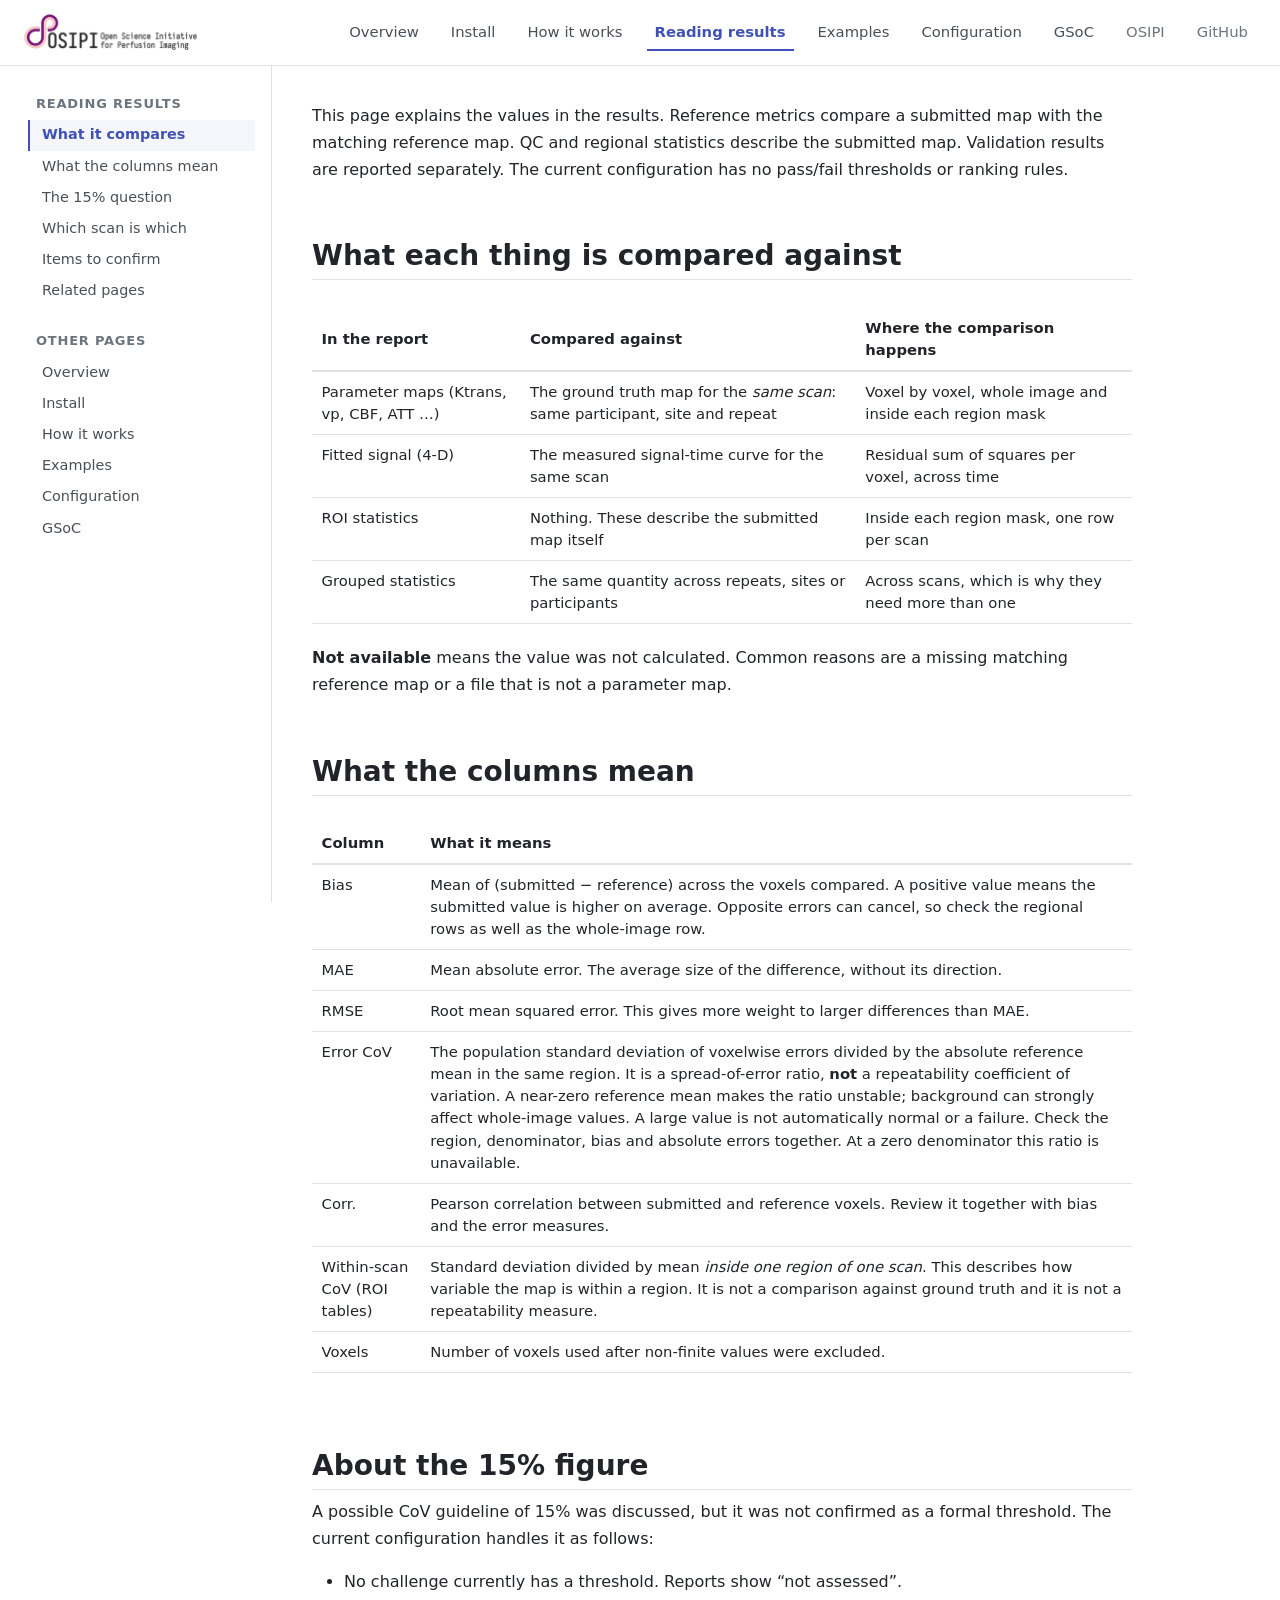
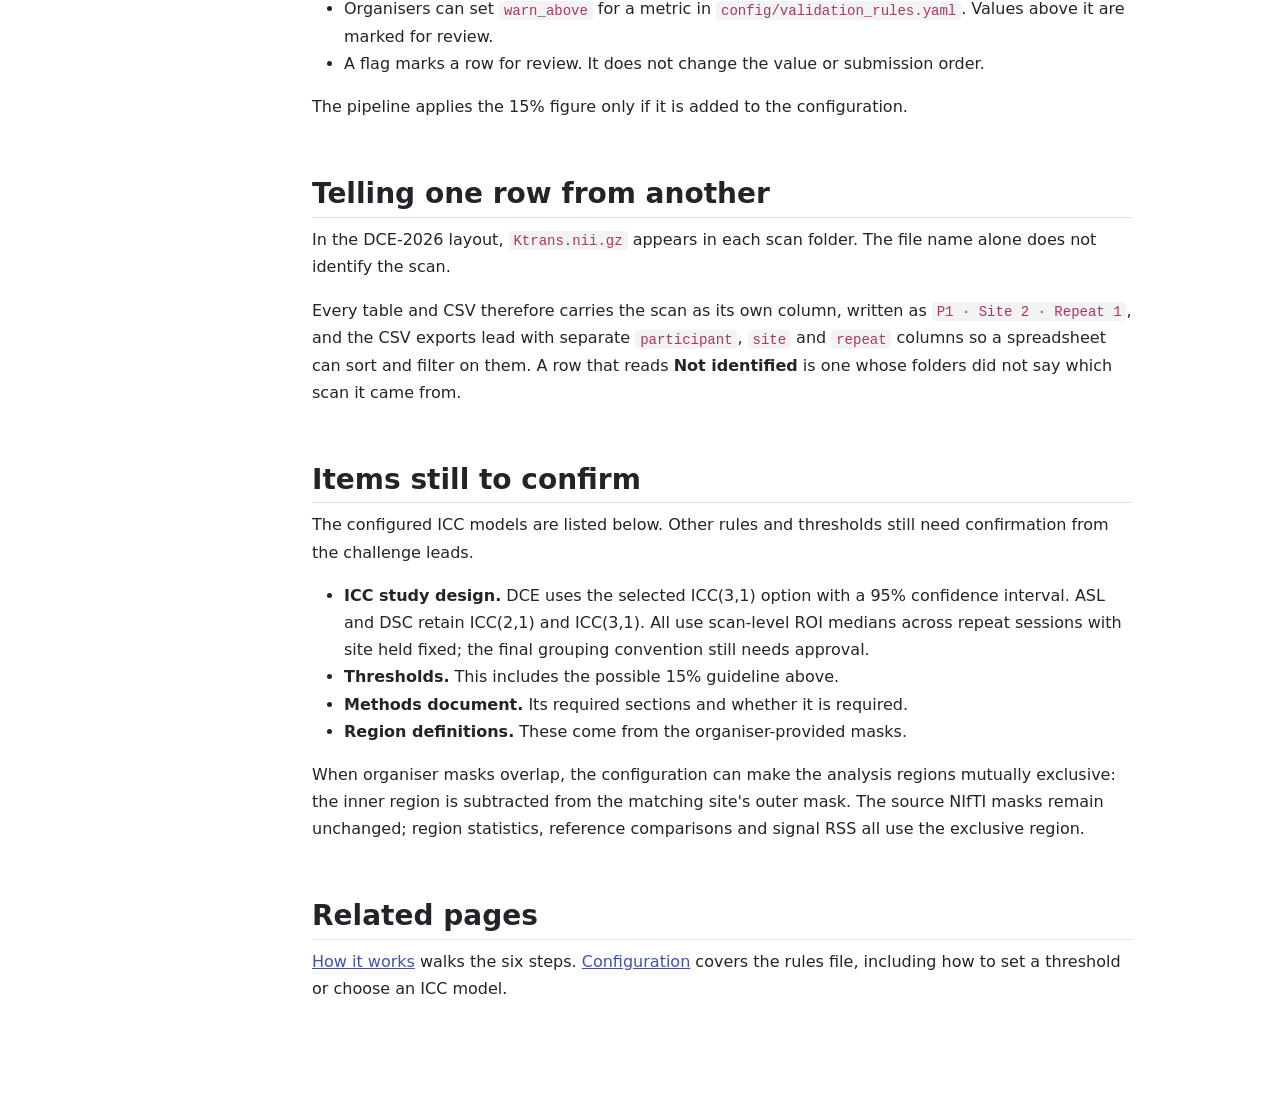
<file: docs/reading-results.html>
<!DOCTYPE html>
<html lang="en">
<head>
<meta charset="utf-8">
<meta name="viewport" content="width=device-width, initial-scale=1">
<title>Reading the results · Perfusion Challenge Pipeline</title>
<meta name="description" content="What each number in an OSIPI Perfusion Challenge Pipeline report means, what it was compared against, and what the pipeline deliberately does not decide.">
<!-- The mark, not the wordmark: the lettering is illegible at 16 px. -->
<link rel="icon" href="assets/images/favicon.ico" sizes="any">
<link rel="apple-touch-icon" href="assets/images/osipi-mark.png">
<link href="https://cdn.jsdelivr.net/npm/bootstrap@5.3.3/dist/css/bootstrap.min.css" rel="stylesheet" crossorigin="anonymous">
<link rel="stylesheet" href="assets/stylesheets/site.css">
</head>
<body data-page="reading-results">

<a class="docs-skip" href="#main">Skip to content</a>

<nav class="navbar navbar-expand-lg docs-navbar sticky-top" aria-label="Main">
  <div class="container-fluid px-3 px-lg-4">
    <button class="navbar-toggler border-0 me-2 d-lg-none" type="button"
            data-bs-toggle="offcanvas" data-bs-target="#docsMenu" aria-controls="docsMenu"
            aria-label="Open documentation menu">
      <span class="navbar-toggler-icon"></span>
    </button>

    <a class="navbar-brand" href="index.html" aria-label="Perfusion Challenge Pipeline home page">
      <img src="assets/images/osipi-logo.png"
           alt="Open Science Initiative for Perfusion Imaging"
           class="docs-brand-logo">
    </a>

    <!-- Tabs are rendered by assets/scripts/nav.js so all pages share one list. -->
    <ul class="navbar-nav ms-auto flex-row gap-3 align-items-center" data-navbar-tabs></ul>
  </div>
</nav>

<div class="container-fluid px-0">
  <div class="docs-layout">

    <aside class="docs-sidebar ps-3 ps-xl-4">
      <nav id="sidebar-nav" aria-label="Documentation sections"></nav>
    </aside>

    <div class="offcanvas offcanvas-start" tabindex="-1" id="docsMenu" aria-labelledby="docsMenuLabel">
      <div class="offcanvas-header border-bottom">
        <h2 class="offcanvas-title h6 mb-0" id="docsMenuLabel">Documentation</h2>
        <button type="button" class="btn-close" data-bs-dismiss="offcanvas" aria-label="Close"></button>
      </div>
      <div class="offcanvas-body">
        <nav id="sidebar-nav-mobile" aria-label="Documentation sections"></nav>
      </div>
    </div>

    <main class="docs-main" id="main">
      <div class="docs-content">

        <section>
          <p>This page explains the values in the results. Reference metrics compare a submitted
            map with the matching reference map. QC and regional statistics describe the submitted
            map. Validation results are reported separately. The current configuration has no
            pass/fail thresholds or ranking rules.</p>
        </section>

        <section>
          <h2 id="compared-against" data-toc-title="What it compares">What each thing is compared against</h2>

          <div class="docs-table-wrap">
            <table>
              <thead>
                <tr><th scope="col">In the report</th><th scope="col">Compared against</th><th scope="col">Where the comparison happens</th></tr>
              </thead>
              <tbody>
                <tr>
                  <td>Parameter maps (Ktrans, vp, CBF, ATT&nbsp;…)</td>
                  <td>The ground truth map for the <em>same scan</em>: same participant, site and repeat</td>
                  <td>Voxel by voxel, whole image and inside each region mask</td>
                </tr>
                <tr>
                  <td>Fitted signal (4&#8209;D)</td>
                  <td>The measured signal-time curve for the same scan</td>
                  <td>Residual sum of squares per voxel, across time</td>
                </tr>
                <tr>
                  <td>ROI statistics</td>
                  <td>Nothing. These describe the submitted map itself</td>
                  <td>Inside each region mask, one row per scan</td>
                </tr>
                <tr>
                  <td>Grouped statistics</td>
                  <td>The same quantity across repeats, sites or participants</td>
                  <td>Across scans, which is why they need more than one</td>
                </tr>
              </tbody>
            </table>
          </div>

          <p><strong>Not available</strong> means the value was not calculated. Common reasons are
            a missing matching reference map or a file that is not a parameter map.</p>
        </section>

        <section>
          <h2 id="columns" data-toc-title="What the columns mean">What the columns mean</h2>

          <div class="docs-table-wrap">
            <table>
              <thead><tr><th>Column</th><th>What it means</th></tr></thead>
              <tbody>
                <tr><td>Bias</td><td>Mean of (submitted &minus; reference) across the voxels compared. A positive value means the submitted value is higher on average. Opposite errors can cancel, so check the regional rows as well as the whole-image row.</td></tr>
                <tr><td>MAE</td><td>Mean absolute error. The average size of the difference, without its direction.</td></tr>
                <tr><td>RMSE</td><td>Root mean squared error. This gives more weight to larger differences than MAE.</td></tr>
                <tr><td>Error CoV</td><td>The population standard deviation of voxelwise errors divided by the absolute reference mean in the same region. It is a spread-of-error ratio, <strong>not</strong> a repeatability coefficient of variation. A near-zero reference mean makes the ratio unstable; background can strongly affect whole-image values. A large value is not automatically normal or a failure. Check the region, denominator, bias and absolute errors together. At a zero denominator this ratio is unavailable.</td></tr>
                <tr><td>Corr.</td><td>Pearson correlation between submitted and reference voxels. Review it together with bias and the error measures.</td></tr>
                <tr><td>Within-scan CoV (ROI tables)</td><td>Standard deviation divided by mean <em>inside one region of one scan</em>. This describes how variable the map is within a region. It is not a comparison against ground truth and it is not a repeatability measure.</td></tr>
                <tr><td>Voxels</td><td>Number of voxels used after non-finite values were excluded.</td></tr>
              </tbody>
            </table>
          </div>
        </section>

        <section>
          <h2 id="fifteen-percent" data-toc-title="The 15% question">About the 15% figure</h2>

          <p>A possible CoV guideline of 15% was discussed, but it was not confirmed as a formal
            threshold. The current configuration handles it as follows:</p>

          <ul>
            <li>No challenge currently has a threshold. Reports show &ldquo;not assessed&rdquo;.</li>
            <li>Organisers can set <code>warn_above</code> for a metric in
              <code>config/validation_rules.yaml</code>. Values above it are marked for review.</li>
            <li>A flag marks a row for review. It does not change the value or submission order.</li>
          </ul>

          <p>The pipeline applies the 15% figure only if it is added to the configuration.</p>
        </section>

        <section>
          <h2 id="which-scan" data-toc-title="Which scan is which">Telling one row from another</h2>

          <p>In the DCE-2026 layout, <code>Ktrans.nii.gz</code> appears in each scan folder. The file
            name alone does not identify the scan.</p>

          <p>Every table and CSV therefore carries the scan as its own column, written as
            <code>P1 &middot; Site 2 &middot; Repeat 1</code>, and the CSV exports lead with separate
            <code>participant</code>, <code>site</code> and <code>repeat</code> columns so a
            spreadsheet can sort and filter on them. A row that reads
            <strong>Not identified</strong> is one whose folders did not say which scan it came
            from.</p>
        </section>

        <section>
          <h2 id="not-decided" data-toc-title="Items to confirm">Items still to confirm</h2>

          <p>The configured ICC models are listed below. Other rules and thresholds still need
            confirmation from the challenge leads.</p>

          <ul>
            <li><strong>ICC study design.</strong> DCE uses the selected ICC(3,1) option with a
              95% confidence interval. ASL and DSC retain ICC(2,1) and ICC(3,1). All use scan-level
              ROI medians across repeat sessions with site held fixed; the final grouping convention
              still needs approval.</li>
            <li><strong>Thresholds.</strong> This includes the possible 15% guideline above.</li>
            <li><strong>Methods document.</strong> Its required sections and whether it is required.</li>
            <li><strong>Region definitions.</strong> These come from the organiser-provided masks.</li>
          </ul>

          <p>When organiser masks overlap, the configuration can make the analysis regions
            mutually exclusive: the inner region is subtracted from the matching site's outer
            mask. The source NIfTI masks remain unchanged; region statistics, reference
            comparisons and signal RSS all use the exclusive region.</p>
        </section>

        <section>
          <h2 id="more" data-toc-title="Related pages">Related pages</h2>
          <p><a href="how-it-works.html">How it works</a> walks the six steps.
            <a href="configuration.html">Configuration</a> covers the rules file, including how to
            set a threshold or choose an ICC model.</p>
        </section>

      </div>
</main>

    <aside class="docs-toc-col">
      <p class="docs-toc-title">On this page</p>
      <nav class="docs-toc" data-toc aria-label="On this page"></nav>
    </aside>

  </div>
</div>

<script src="https://cdn.jsdelivr.net/npm/bootstrap@5.3.3/dist/js/bootstrap.bundle.min.js" crossorigin="anonymous"></script>
<script src="assets/scripts/nav.js"></script>
<script src="assets/scripts/site.js"></script>
</body>
</html>
</file>
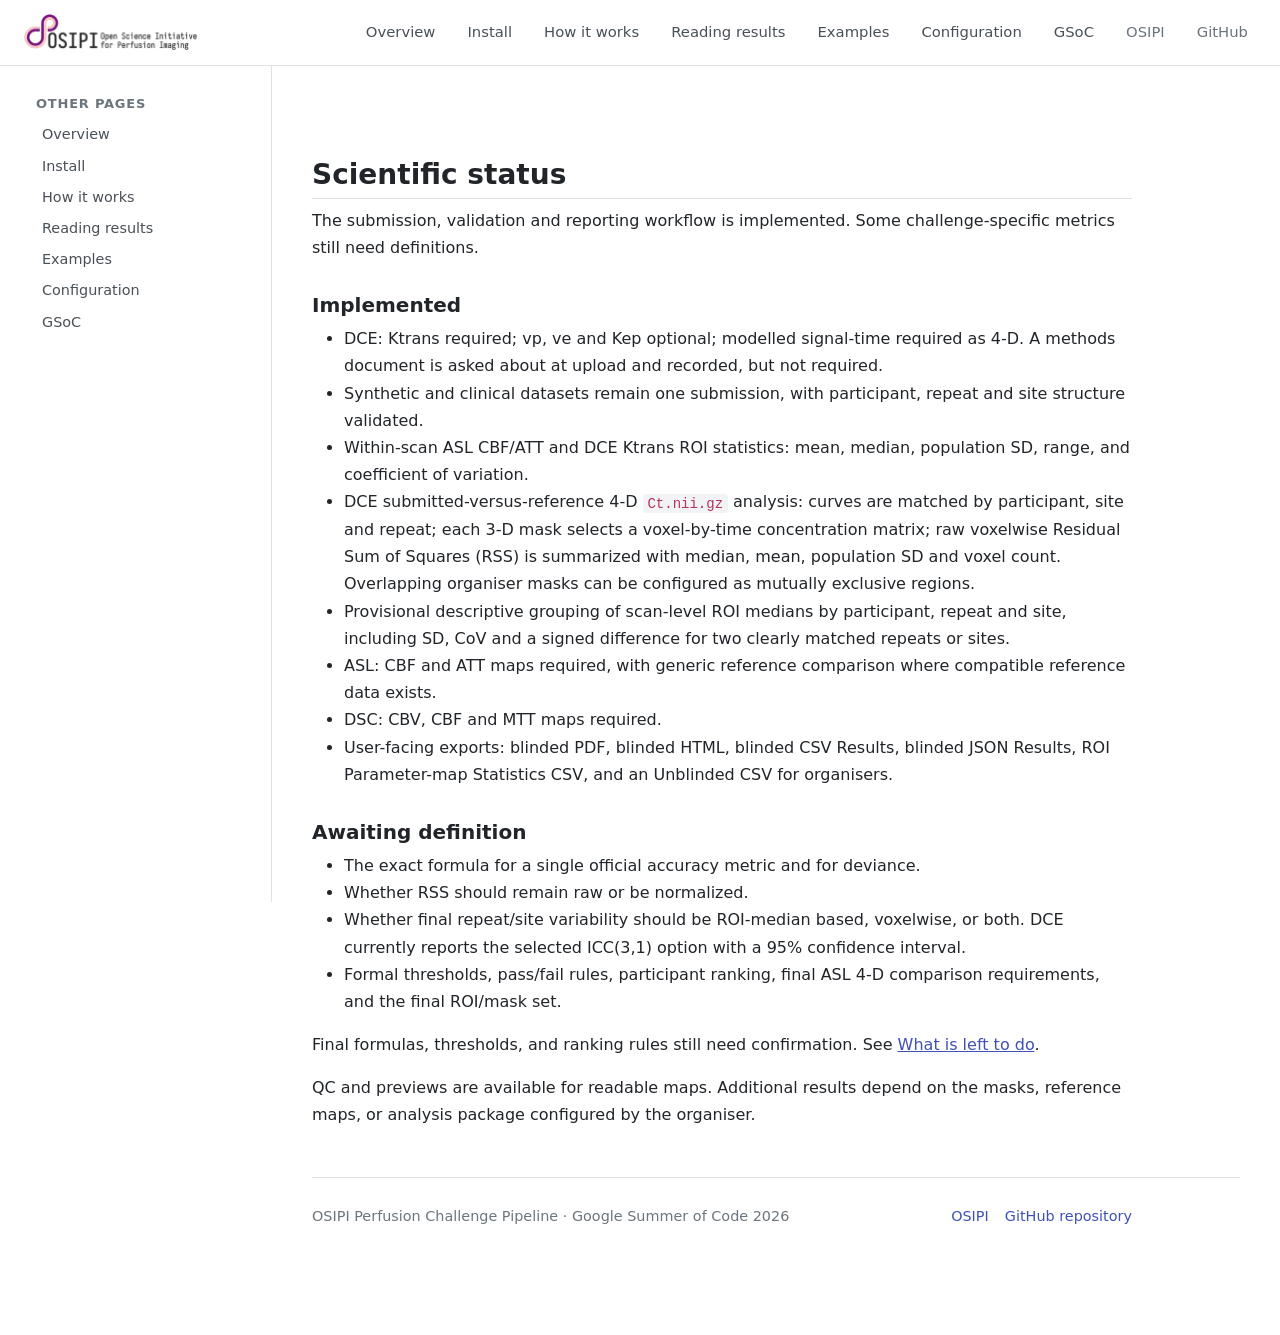
<file: docs/status.html>
<!DOCTYPE html>
<html lang="en">
<head>
<meta charset="utf-8">
<meta name="viewport" content="width=device-width, initial-scale=1">
<title>Status · Perfusion Challenge Pipeline</title>
<meta name="description" content="Documentation for the OSIPI Perfusion Challenge Pipeline: a configurable local web application for importing, validating, running, reviewing and exporting ASL, DCE and DSC challenge submissions.">
<!-- The mark, not the wordmark: the lettering is illegible at 16 px. -->
<link rel="icon" href="assets/images/favicon.ico" sizes="any">
<link rel="apple-touch-icon" href="assets/images/osipi-mark.png">
<link href="https://cdn.jsdelivr.net/npm/bootstrap@5.3.3/dist/css/bootstrap.min.css" rel="stylesheet" crossorigin="anonymous">
<link rel="stylesheet" href="assets/stylesheets/site.css">
</head>
<body data-page="status">

<a class="docs-skip" href="#main">Skip to content</a>

<nav class="navbar navbar-expand-lg docs-navbar sticky-top" aria-label="Main">
  <div class="container-fluid px-3 px-lg-4">
    <button class="navbar-toggler border-0 me-2 d-lg-none" type="button"
            data-bs-toggle="offcanvas" data-bs-target="#docsMenu" aria-controls="docsMenu"
            aria-label="Open documentation menu">
      <span class="navbar-toggler-icon"></span>
    </button>

    <a class="navbar-brand" href="index.html" aria-label="Perfusion Challenge Pipeline home page">
      <img src="assets/images/osipi-logo.png"
           alt="Open Science Initiative for Perfusion Imaging"
           class="docs-brand-logo">
    </a>

    <!-- Tabs are rendered by assets/scripts/nav.js so all pages share one list. -->
    <ul class="navbar-nav ms-auto flex-row gap-3 align-items-center" data-navbar-tabs></ul>
  </div>
</nav>

<div class="container-fluid px-0">
  <div class="docs-layout">

    <aside class="docs-sidebar ps-3 ps-xl-4">
      <nav id="sidebar-nav" aria-label="Documentation sections"></nav>
    </aside>

    <div class="offcanvas offcanvas-start" tabindex="-1" id="docsMenu" aria-labelledby="docsMenuLabel">
      <div class="offcanvas-header border-bottom">
        <h2 class="offcanvas-title h6 mb-0" id="docsMenuLabel">Documentation</h2>
        <button type="button" class="btn-close" data-bs-dismiss="offcanvas" aria-label="Close"></button>
      </div>
      <div class="offcanvas-body">
        <nav id="sidebar-nav-mobile" aria-label="Documentation sections"></nav>
      </div>
    </div>

    <main class="docs-main" id="main">
      <div class="docs-content">

        <section>
          <h2 id="scientific-status" data-toc-title="Scientific status">Scientific status</h2>
          <p>The submission, validation and reporting workflow is implemented. Some
            challenge-specific metrics still need definitions.</p>

          <h3 id="status-implemented">Implemented</h3>
          <ul>
            <li>DCE: Ktrans required; vp, ve and Kep optional; modelled signal-time required as 4-D. A methods document is asked about at upload and recorded, but not required.</li>
            <li>Synthetic and clinical datasets remain one submission, with participant, repeat and site structure validated.</li>
            <li>Within-scan ASL CBF/ATT and DCE Ktrans ROI statistics: mean, median, population SD, range, and coefficient of variation.</li>
            <li>DCE submitted-versus-reference 4-D <code>Ct.nii.gz</code> analysis: curves are matched by participant, site and repeat; each 3-D mask selects a voxel-by-time concentration matrix; raw voxelwise Residual Sum of Squares (RSS) is summarized with median, mean, population SD and voxel count. Overlapping organiser masks can be configured as mutually exclusive regions.</li>
            <li>Provisional descriptive grouping of scan-level ROI medians by participant, repeat and site, including SD, CoV and a signed difference for two clearly matched repeats or sites.</li>
            <li>ASL: CBF and ATT maps required, with generic reference comparison where compatible reference data exists.</li>
            <li>DSC: CBV, CBF and MTT maps required.</li>
            <li>User-facing exports: blinded PDF, blinded HTML, blinded CSV Results, blinded JSON Results, ROI Parameter-map Statistics CSV, and an Unblinded CSV for organisers.</li>
          </ul>

          <h3 id="status-awaiting">Awaiting definition</h3>
          <ul>
            <li>The exact formula for a single official accuracy metric and for deviance.</li>
            <li>Whether RSS should remain raw or be normalized.</li>
            <li>Whether final repeat/site variability should be ROI-median based, voxelwise, or both. DCE currently reports the selected ICC(3,1) option with a 95% confidence interval.</li>
            <li>Formal thresholds, pass/fail rules, participant ranking, final ASL 4-D comparison requirements, and the final ROI/mask set.</li>
          </ul>

          <p>Final formulas, thresholds, and ranking rules still need confirmation. See
            <a href="gsoc.html#left">What is left to do</a>.</p>
          <p>QC and previews are available for readable maps. Additional results depend on the
            masks, reference maps, or analysis package configured by the organiser.</p>
        </section>

      </div>

      <footer class="docs-footer mt-5">
        <div class="docs-content d-flex flex-wrap gap-3 justify-content-between">
          <span>OSIPI Perfusion Challenge Pipeline · Google Summer of Code 2026</span>
          <span class="d-flex gap-3">
            <a href="https://osipi.ismrm.org/" target="_blank" rel="noopener">OSIPI</a>
            <a href="https://github.com/ralkhleef/osipi-perfusion-pipeline" target="_blank" rel="noopener">GitHub repository</a>
          </span>
        </div>
      </footer>
    </main>

    <aside class="docs-toc-col">
      <p class="docs-toc-title">On this page</p>
      <nav class="docs-toc" data-toc aria-label="On this page"></nav>
    </aside>

  </div>
</div>

<script src="https://cdn.jsdelivr.net/npm/bootstrap@5.3.3/dist/js/bootstrap.bundle.min.js" crossorigin="anonymous"></script>
<script src="assets/scripts/nav.js"></script>
<script src="assets/scripts/site.js"></script>
</body>
</html>
</file>
<file: docs/assets/stylesheets/site.css>
/* GitHub Pages styles. Bootstrap supplies the base layout and controls. */

:root {
  --osipi-primary: #4051b5;
  --osipi-primary-dark: #303f9f;
  --osipi-link: #4051b5;
  --docs-border: #dee2e6;
  --docs-muted: #6c757d;
  --docs-code-bg: #212529;
  --docs-sidebar-w: 17rem;
  --docs-toc-w: 14rem;
  --docs-navbar-h: 4rem;

  --bs-body-font-family: system-ui, -apple-system, "Segoe UI", Roboto, sans-serif;
  --bs-link-color-rgb: 64, 81, 181;
  --bs-link-hover-color-rgb: 48, 63, 159;
}

body {
  font-family: var(--bs-body-font-family);
  color: #212529;
  scroll-behavior: smooth;
}

@media (prefers-reduced-motion: reduce) {
  body { scroll-behavior: auto; }
}

/* Navbar */

.docs-navbar {
  background: #fff;
  min-height: var(--docs-navbar-h);
  border-bottom: 1px solid var(--docs-border);
}

.docs-navbar .navbar-brand {
  display: flex;
  align-items: center;
  gap: .75rem;
  padding-block: .4rem;
}

.docs-brand-logo {
  height: 2.25rem;
  width: auto;
}

@media (max-width: 575.98px) {
  .docs-brand-logo { height: 1.75rem; }
}

.docs-navbar .nav-link {
  color: #495057;
  font-size: .925rem;
  font-weight: 500;
}
.docs-navbar .nav-link:hover,
.docs-navbar .nav-link:focus-visible { color: var(--osipi-primary); }

/* Page layout */

.docs-layout {
  display: grid;
  grid-template-columns: 1fr;
  gap: 0;
}

@media (min-width: 992px) {
  .docs-layout {
    grid-template-columns: var(--docs-sidebar-w) minmax(0, 1fr);
  }
}

@media (min-width: 1400px) {
  .docs-layout {
    grid-template-columns: var(--docs-sidebar-w) minmax(0, 1fr) var(--docs-toc-w);
  }
}

.docs-sidebar {
  display: none;
  border-right: 1px solid var(--docs-border);
}

@media (min-width: 992px) {
  .docs-sidebar {
    display: block;
    position: sticky;
    top: var(--docs-navbar-h);
    height: calc(100vh - var(--docs-navbar-h));
    overflow-y: auto;
    padding: 1.75rem 1rem 3rem 0;
  }
}

.docs-toc-col { display: none; }

@media (min-width: 1400px) {
  .docs-toc-col {
    display: block;
    position: sticky;
    top: var(--docs-navbar-h);
    height: calc(100vh - var(--docs-navbar-h));
    overflow-y: auto;
    padding: 1.75rem 0 3rem 1.5rem;
  }
}

.docs-main {
  min-width: 0;
  padding: 2rem 0 4rem;
}

@media (min-width: 992px) {
  .docs-main { padding: 2.25rem 2.5rem 5rem; }
}

.docs-content { max-width: 820px; }

/* Sidebar */

.docs-nav-group + .docs-nav-group { margin-top: 1.5rem; }

.docs-nav-heading {
  font-size: .8125rem;
  font-weight: 600;
  text-transform: uppercase;
  letter-spacing: .06em;
  color: var(--docs-muted);
  padding: 0 .75rem;
  margin-bottom: .4rem;
}

.docs-nav-link {
  display: block;
  padding: .3rem .75rem;
  font-size: .9rem;
  color: #495057;
  text-decoration: none;
  border-left: 2px solid transparent;
  margin-left: .25rem;
}

.docs-nav-link:hover { color: var(--osipi-primary); }

.docs-nav-link.active {
  color: var(--osipi-primary);
  font-weight: 600;
  border-left-color: var(--osipi-primary);
  background: rgba(64, 81, 181, .05);
}

/* Table of contents */

.docs-toc-title {
  font-size: .8125rem;
  font-weight: 600;
  text-transform: uppercase;
  letter-spacing: .06em;
  color: var(--docs-muted);
  margin-bottom: .5rem;
}

.docs-toc a {
  display: block;
  padding: .2rem 0 .2rem .75rem;
  font-size: .85rem;
  color: var(--docs-muted);
  text-decoration: none;
  border-left: 2px solid var(--docs-border);
}

.docs-toc a:hover { color: var(--osipi-primary); }

.docs-toc a.active {
  color: var(--osipi-primary);
  border-left-color: var(--osipi-primary);
  font-weight: 500;
}

/* Type */

.docs-breadcrumb {
  font-size: .8125rem;
  color: var(--docs-muted);
  margin-bottom: .35rem;
}

.docs-content h1 {
  font-size: 2.5rem;
  font-weight: 600;
  margin-bottom: .5rem;
}

.docs-lead {
  font-size: 1.15rem;
  color: #495057;
  line-height: 1.6;
  max-width: 46em;
}

.docs-content h2 {
  font-size: 1.75rem;
  font-weight: 600;
  margin-top: 3rem;
  padding-top: .5rem;
  padding-bottom: .4rem;
  border-bottom: 1px solid var(--docs-border);
}

.docs-content h3 {
  font-size: 1.25rem;
  font-weight: 600;
  margin-top: 2rem;
}

.docs-content h4 { font-size: 1.05rem; font-weight: 600; margin-top: 1.5rem; }

.docs-content p,
.docs-content li { line-height: 1.7; }

.docs-anchor {
  opacity: 0;
  margin-left: .4rem;
  font-size: .8em;
  text-decoration: none;
  color: var(--docs-muted);
}
h2:hover .docs-anchor,
h3:hover .docs-anchor,
.docs-anchor:focus-visible { opacity: 1; }

/* Code */

.docs-code { margin: 1.25rem 0; }

.docs-code-header {
  display: flex;
  align-items: center;
  justify-content: space-between;
  gap: 1rem;
  background: #2b3035;
  color: #dee2e6;
  border-radius: .375rem .375rem 0 0;
  padding: .45rem .85rem;
  font-size: .8125rem;
  font-family: var(--bs-font-monospace);
}

.docs-code-header + pre {
  margin: 0;
  border-radius: 0 0 .375rem .375rem;
}

.docs-code pre {
  background: var(--docs-code-bg);
  color: #e9ecef;
  padding: 1rem 1.1rem;
  overflow-x: auto;
  font-size: .8375rem;
  line-height: 1.6;
  margin: 0;
  border-radius: .375rem;
}

.docs-code code { color: inherit; background: none; padding: 0; }

.docs-copy {
  border: 1px solid rgba(255, 255, 255, .25);
  background: transparent;
  color: #dee2e6;
  border-radius: .25rem;
  padding: .1rem .55rem;
  font-size: .75rem;
  cursor: pointer;
  white-space: nowrap;
}

.docs-copy:hover { background: rgba(255, 255, 255, .1); color: #fff; }
.docs-copy.copied { color: #75b798; border-color: #75b798; }

.docs-content p code,
.docs-content li code,
.docs-content td code {
  background: #f1f3f5;
  color: #b5335c;
  padding: .12em .35em;
  border-radius: .25rem;
  font-size: .875em;
}

/* Tables */

.docs-content table {
  width: 100%;
  margin: 1.25rem 0;
  font-size: .925rem;
  border-collapse: collapse;
}

.docs-content thead th {
  text-align: left;
  border-bottom: 2px solid var(--docs-border);
  padding: .55rem .6rem;
  font-weight: 600;
}

.docs-content tbody td {
  border-bottom: 1px solid var(--docs-border);
  padding: .55rem .6rem;
  vertical-align: top;
}

.docs-table-wrap { overflow-x: auto; }

/* Numbered steps */

.docs-steps { margin: 1.25rem 0 2rem; }

.docs-step { display: grid; grid-template-columns: 2rem 1fr; gap: 0 1rem; }

.docs-step-rail { display: flex; flex-direction: column; align-items: center; }

.docs-step-num {
  width: 2rem;
  height: 2rem;
  flex: 0 0 auto;
  border-radius: 50%;
  display: flex;
  align-items: center;
  justify-content: center;
  font-size: .8125rem;
  font-weight: 600;
  background: #eef0fa;
  color: var(--osipi-primary);
}

.docs-step-line { width: 1px; flex: 1 1 auto; background: var(--docs-border); margin: .4rem 0; }

.docs-step-body { padding-bottom: 1.35rem; }
.docs-step:last-child .docs-step-body { padding-bottom: 0; }
.docs-step-title { font-weight: 600; font-size: 1rem; margin: .25rem 0 .2rem; }
.docs-step-body p { margin: 0; color: #495057; font-size: .9375rem; }

/* Cards */

.docs-cards {
  display: grid;
  grid-template-columns: repeat(auto-fit, minmax(17rem, 1fr));
  gap: 1rem;
  margin: 1.25rem 0 1.75rem;
}

.docs-card {
  border: 1px solid var(--docs-border);
  border-radius: .375rem;
  padding: 1.1rem 1.25rem;
}

.docs-card h3 { font-size: .9375rem; font-weight: 600; margin: 0 0 .15rem; }
.docs-card > p { font-size: .8125rem; color: var(--docs-muted); margin: 0 0 .9rem; }
.docs-card dl { margin: 0; }
.docs-card dt { font-size: .875rem; font-weight: 600; margin-top: .8rem; }
.docs-card dt:first-child { margin-top: 0; }
.docs-card dd { font-size: .8125rem; color: #495057; margin: .15rem 0 0; line-height: 1.55; }

/* Collapsible questions. Native details elements, so they work with no JS. */

.docs-faq {
  border: 1px solid var(--docs-border);
  border-radius: .375rem;
  overflow: hidden;
  margin: 1.25rem 0 1.75rem;
}

.docs-faq details + details { border-top: 1px solid var(--docs-border); }

.docs-faq summary {
  padding: .8rem 1rem;
  cursor: pointer;
  font-size: .9375rem;
  font-weight: 500;
  display: flex;
  justify-content: space-between;
  align-items: center;
  gap: 1rem;
  /* Both are needed: the standard property and the WebKit pseudo-element,
     or the default triangle sits beside the custom marker. */
  list-style: none;
}

.docs-faq summary::-webkit-details-marker { display: none; }
.docs-faq summary::after { content: "+"; color: var(--docs-muted); font-weight: 400; }
.docs-faq details[open] summary::after { content: "\2212"; }
.docs-faq summary:hover { background: #f8f9fa; }
.docs-faq p { margin: 0; padding: 0 1rem 1rem; font-size: .9375rem; color: #495057; }

/* Screenshots */

.docs-screen { margin: 1.5rem 0 2rem; }

.docs-screen img {
  width: 100%;
  height: auto;
  display: block;
  border: 1px solid var(--docs-border);
  border-radius: .375rem;
}

.docs-screen-link {
  display: block;
  border-radius: .375rem;
}

.docs-screen-link:hover img { border-color: var(--osipi-primary); }

.docs-screen-link:focus-visible {
  outline: 3px solid rgba(64, 81, 181, .35);
  outline-offset: 3px;
}

.docs-screen figcaption {
  font-size: .9rem;
  color: var(--docs-muted);
  margin-top: .6rem;
}

.docs-screen figcaption strong { color: var(--bs-body-color); }

/* Downloads */

.docs-downloads {
  display: grid;
  grid-template-columns: repeat(auto-fit, minmax(260px, 1fr));
  gap: .75rem;
  margin: 1.25rem 0 1.75rem;
}

.docs-download {
  display: grid;
  grid-template-columns: auto 1fr;
  grid-template-areas: "kind name" "kind note";
  column-gap: .85rem;
  align-items: center;
  padding: .8rem 1rem;
  border: 1px solid var(--docs-border);
  border-radius: .375rem;
  text-decoration: none;
  color: inherit;
}

.docs-download:hover {
  border-color: var(--osipi-primary);
  background: #f8f9fb;
}

.docs-download-kind {
  grid-area: kind;
  align-self: center;
  font-size: .6875rem;
  font-weight: 600;
  letter-spacing: .06em;
  color: var(--osipi-primary);
  border: 1px solid currentColor;
  border-radius: .25rem;
  padding: .15rem .4rem;
}

.docs-download-name { grid-area: name; font-weight: 500; }

.docs-download-note {
  grid-area: note;
  font-size: .8125rem;
  color: var(--docs-muted);
}

/* Callout */

.docs-callout {
  border-left: 3px solid var(--osipi-primary);
  background: #f8f9fb;
  padding: .9rem 1.1rem;
  border-radius: 0 .375rem .375rem 0;
  margin: 1.5rem 0;
  font-size: .95rem;
}

.docs-disclosure {
  margin-top: 1.5rem;
  padding: .9rem 1rem;
  border: 1px solid var(--docs-border, #dfe3eb);
  border-radius: .75rem;
  background: #fafafe;
}

.docs-disclosure > summary {
  color: var(--docs-heading, #20243a);
  font-weight: 600;
  cursor: pointer;
}

.docs-callout p:last-child { margin-bottom: 0; }

/* Footer */

.docs-footer {
  border-top: 1px solid var(--docs-border);
  padding: 1.75rem 0;
  font-size: .9rem;
  color: var(--docs-muted);
}

.docs-footer a { color: var(--osipi-link); text-decoration: none; }
.docs-footer a:hover { text-decoration: underline; }

.docs-skip {
  position: absolute;
  left: -999px;
  top: 0;
  background: #fff;
  padding: .6rem 1rem;
  z-index: 3000;
}
.docs-skip:focus { left: .5rem; top: .5rem; }

/* Navbar tabs */

.docs-navbar .nav-link.active {
  color: var(--osipi-primary);
  font-weight: 600;
  box-shadow: inset 0 -2px 0 var(--osipi-primary);
}

.docs-navbar .docs-nav-external { color: var(--docs-muted); }

@media (max-width: 991.98px) {
  .docs-navbar .navbar-nav { flex-wrap: wrap; row-gap: .25rem; }
  .docs-navbar .nav-link { font-size: .85rem; }
}

.docs-defs { margin: 0 0 1.1rem; }
.docs-defs > div {
  display: grid;
  grid-template-columns: minmax(8.5rem, 10.5rem) 1fr;
  gap: 0 1.25rem;
  padding: .55rem 0;
  border-top: 1px solid var(--docs-border);
}
.docs-defs > div:first-child { border-top: 0; padding-top: 0; }
.docs-defs dt {
  font-size: .8125rem;
  font-weight: 600;
  line-height: 1.5;
}
.docs-defs dd {
  margin: 0;
  font-size: .8125rem;
  line-height: 1.6;
  color: var(--docs-muted);
}

@media (max-width: 640px) {
  .docs-defs > div { grid-template-columns: 1fr; gap: .15rem; }
}

/* A control or menu item named in prose. Bold was doing this job and reads as
   emphasis, which these are not: the name is a label, not a stressed word. */
.docs-ui {
  padding: .05rem .35rem;
  border: 1px solid var(--docs-border);
  border-radius: .2rem;
  background: #f1f3f5;
  color: #212529;
  font-size: .95em;
  white-space: nowrap;
}

/* Marks a directory the application creates rather than one you clone. */
.docs-runtime {
  display: inline-block;
  margin-left: .35rem;
  font-size: .6875rem;
  color: var(--docs-muted);
  white-space: nowrap;
}
</file>
